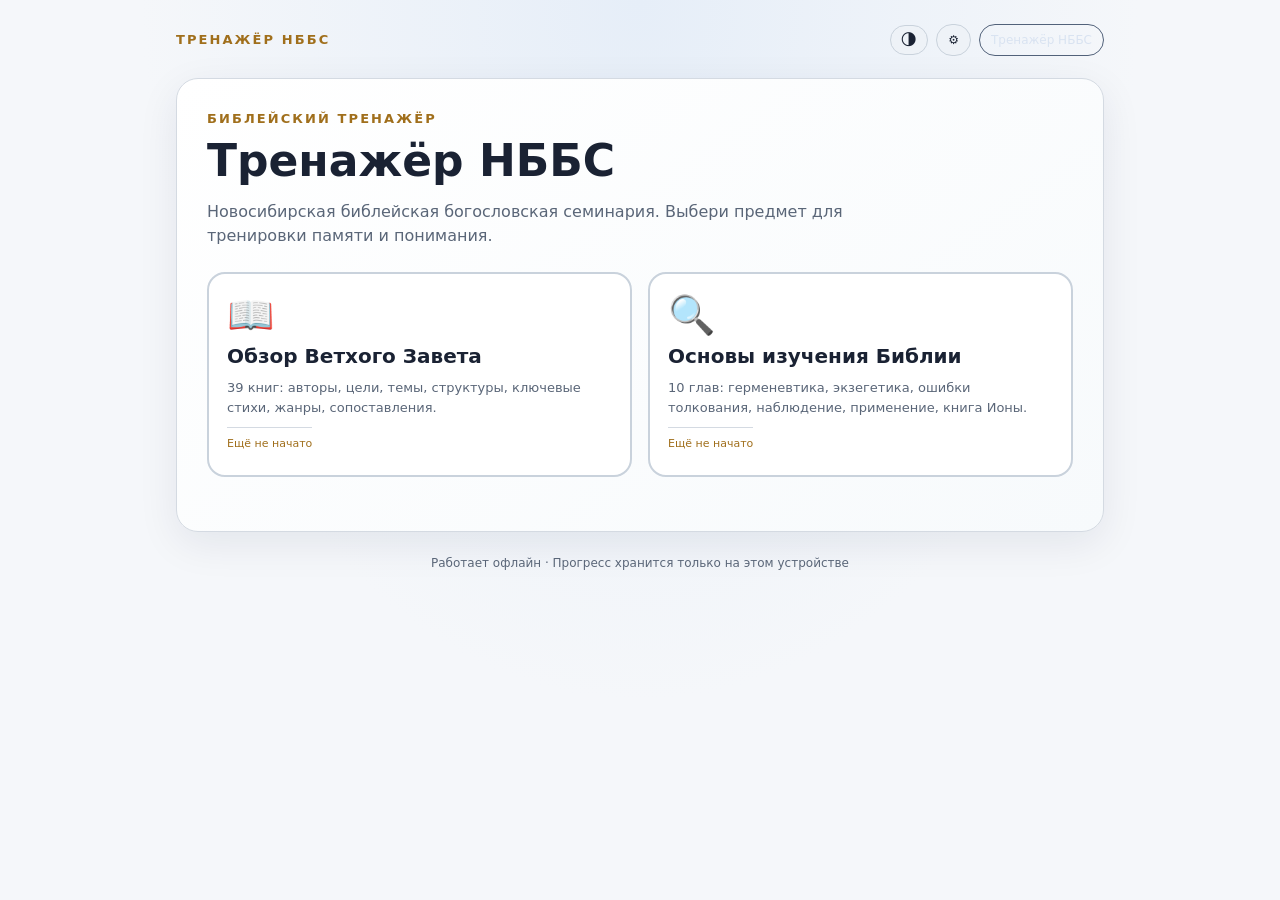
<file: index.html>
<!doctype html>
<html lang="ru">
<head>
  <meta charset="utf-8">
  <meta name="viewport" content="width=device-width,initial-scale=1,viewport-fit=cover">
  <meta name="theme-color" content="#101b2b">
  <title>Тренажёр НББС</title>
  <link rel="manifest" href="manifest.json">
  <meta name="apple-mobile-web-app-capable" content="yes">
  <meta name="apple-mobile-web-app-status-bar-style" content="black-translucent">
  <meta name="apple-mobile-web-app-title" content="НББС">
  <link rel="apple-touch-icon" href="icon.svg">
  <link rel="stylesheet" href="css/styles.css">
</head>
<body>
<div class="wrap">

  <header>
    <div class="brand" id="brandName">Тренажёр НББС</div>
    <div class="header-actions">
      <button id="themeToggle" class="pill pill-btn" title="Сменить тему" aria-label="Сменить тему">🌗</button>
      <button id="settingsBtn" class="pill pill-btn" title="Настройки" aria-label="Настройки">⚙️</button>
      <div id="headerRight"></div>
    </div>
  </header>

  <!-- ЭКРАН ВЫБОРА ПРЕДМЕТА -->
  <section id="subjectSelect" class="card">
    <div class="brand">Библейский тренажёр</div>
    <h1>Тренажёр НББС</h1>
    <p class="sub">Новосибирская библейская богословская семинария. Выбери предмет для тренировки памяти и понимания.</p>
    <div class="subject-grid">
      <button class="subject-card" data-subject="ot">
        <div class="subject-icon">📖</div>
        <div class="subject-name">Обзор Ветхого Завета</div>
        <div class="subject-desc">39 книг: авторы, цели, темы, структуры, ключевые стихи, жанры, сопоставления.</div>
        <div class="subject-stats" id="stats_ot">Загрузка…</div>
      </button>
      <button class="subject-card" data-subject="bs">
        <div class="subject-icon">🔍</div>
        <div class="subject-name">Основы изучения Библии</div>
        <div class="subject-desc">10 глав: герменевтика, экзегетика, ошибки толкования, наблюдение, применение, книга Ионы.</div>
        <div class="subject-stats" id="stats_bs">Загрузка…</div>
      </button>
    </div>
  </section>

  <!-- ИНТРО ПРЕДМЕТА -->
  <section id="intro" class="card hidden">
    <div class="brand" id="introBrand">Библейский тренажёр</div>
    <h1 id="introTitle">Предмет</h1>
    <p class="sub" id="introSub"></p>
    <div class="notice" id="introNotice"></div>

    <h3 style="margin:6px 0 4px">📊 Твой прогресс</h3>
    <div class="progress-panel">
      <div class="stat-box"><div class="num" id="pTotalAns">0</div><div class="lbl">Всего ответов</div></div>
      <div class="stat-box"><div class="num" id="pTotalCor">0</div><div class="lbl">Правильных</div></div>
      <div class="stat-box"><div class="num" id="pAcc">—</div><div class="lbl">Точность</div></div>
      <div class="stat-box"><div class="num" id="pRounds">0</div><div class="lbl">Раундов</div></div>
    </div>
    <div id="progressDetail"></div>
    <div id="historyList"></div>

    <!-- БЛОК ГРАФИКОВ -->
    <h3 style="margin:24px 0 4px">📈 Детальная статистика</h3>
    <div class="stats-grid">
      <div class="stat-card">
        <h4>Активность (последние 20 недель)</h4>
        <div id="heatmapContainer"></div>
      </div>
      <div class="stat-card">
        <h4>Успеваемость по категориям</h4>
        <div id="radarContainer"></div>
      </div>
      <div class="stat-card" style="grid-column: span 2;">
        <h4>Динамика точности (последние 20 раундов)</h4>
        <div id="lineChartContainer"></div>
      </div>
    </div>

    <div class="startrow" style="margin-top:14px"><button class="secondary" id="resetProgress">Сбросить прогресс предмета</button></div>

    <div style="margin-top:26px">
      <label style="font-size:15px;color:var(--text);font-weight:700" id="filterLabel">📚 Выбрать разделы</label>
      <p class="filter-hint" id="filterHint">Не выбрано — вопросы из всего предмета. Выбрано — только из них. <strong id="selectedCount">выбрано: 0 (всё)</strong></p>
      <div class="cat-buttons" id="catButtons"></div>
      <div class="book-filter" id="bookFilter"></div>
      <div>
        <button type="button" class="mini-btn" id="selectAllBooks">Выбрать все</button>
        <button type="button" class="mini-btn" id="clearBooks">Сбросить (всё)</button>
      </div>
    </div>

    <div class="setup-grid" style="margin-top:22px">
      <div><label for="mode">Режим</label><select id="mode"></select></div>
      <div><label for="count">Количество вопросов</label><select id="count">
        <option value="10">10 вопросов</option>
        <option value="20" selected>20 вопросов</option>
        <option value="all">Все доступные</option>
      </select></div>
      <div><label for="order">Порядок</label><select id="order">
        <option value="random">Случайный</option>
        <option value="sequence">По порядку</option>
      </select></div>
      <div style="display:flex;align-items:flex-end">
        <button class="primary" id="start" style="width:100%">Начать игру →</button>
      </div>
    </div>
    <div class="startrow" style="margin-top:8px"><span class="small" id="totalLabel"></span></div>

    <h3 style="margin:28px 0 4px" id="listTitle">Все разделы</h3>
    <p class="small" id="listSub">Прогресс по разделу показан справа.</p>
    <div class="booklist" id="booklist"></div>

    <div class="startrow" style="margin-top:22px"><button class="secondary" id="backToSubject">← Сменить предмет</button></div>
  </section>

  <section id="game" class="card hidden">
    <div class="stats"><span id="progressText"></span><span id="scoreText"></span></div>
    <div class="track"><div class="fill" id="fill"></div></div>
    <div class="meta"><span class="tag" id="bookTag"></span><span class="tag blue" id="categoryTag"></span></div>
    <div class="qnum" id="qnum"></div>
    <h2 class="question" id="question"></h2>
    <div class="answers" id="answers"></div>
    <div id="feedback" class="feedback hidden" aria-live="polite"></div>
    <div class="controls"><button class="secondary" id="quit">Завершить</button><button class="primary" id="next" disabled>Следующий →</button></div>
  </section>

  <section id="result" class="card result hidden">
    <div class="brand">Раунд завершён</div>
    <h1>Результат</h1>
    <div class="score" id="finalScore">0%</div>
    <p id="resultText" class="sub" style="margin:0 auto 18px"></p>
    <div class="startrow" style="justify-content:center">
      <button class="primary" id="again">Сыграть ещё раз</button>
      <button class="secondary" id="home">К настройкам</button>
    </div>
    <div id="missed" style="text-align:left;margin-top:22px"></div>
  </section>

  <footer>Работает офлайн · Прогресс хранится только на этом устройстве</footer>
</div>

<!-- МОДАЛКА НАСТРОЕК -->
<div id="settingsModal" class="modal-backdrop hidden">
  <div class="modal">
    <div class="modal-header">
      <h2>Настройки</h2>
      <button class="modal-close" id="closeSettings">&times;</button>
    </div>
    <div class="modal-body">
      <div class="settings-row">
        <span>Тема оформления</span>
        <select id="settingTheme">
          <option value="auto">Авто</option>
          <option value="light">Светлая</option>
          <option value="dark">Тёмная</option>
        </select>
      </div>
      <div class="settings-row">
        <span>Звуки (верно/неверно)</span>
        <label class="toggle">
          <input type="checkbox" id="settingSound" checked>
          <span class="slider"></span>
        </label>
      </div>
      <div class="settings-row">
        <span>Вибрация</span>
        <label class="toggle">
          <input type="checkbox" id="settingVibration" checked>
          <span class="slider"></span>
        </label>
      </div>
      <div class="settings-row">
        <span>Перемешивать ответы</span>
        <label class="toggle">
          <input type="checkbox" id="settingShuffle" checked>
          <span class="slider"></span>
        </label>
      </div>
      <hr style="border-color: var(--line); margin: 16px 0;">
      <div class="settings-row" style="flex-wrap:wrap;gap:8px">
        <button class="secondary" id="exportProgress">Экспорт прогресса</button>
        <button class="secondary" id="importProgressBtn">Импорт прогресса</button>
        <input type="file" id="importProgressFile" accept=".json" class="hidden">
        <button class="secondary" id="resetProgressModal" style="color:var(--red); border-color:var(--red)">Полный сброс</button>
      </div>
    </div>
  </div>
</div>

<script src="js/data/ot-questions.js"></script>
<script src="js/data/ot-match.js"></script>
<script src="js/data/bs-questions.js"></script>
<script src="js/data/bs-match.js"></script>
<script src="js/data/constants.js"></script>

<script src="js/state.js"></script>
<script src="js/progress.js"></script>
<script src="js/ui.js"></script>
<script src="js/game.js"></script>
<script src="js/app.js"></script>
</body>
</html>
</file>
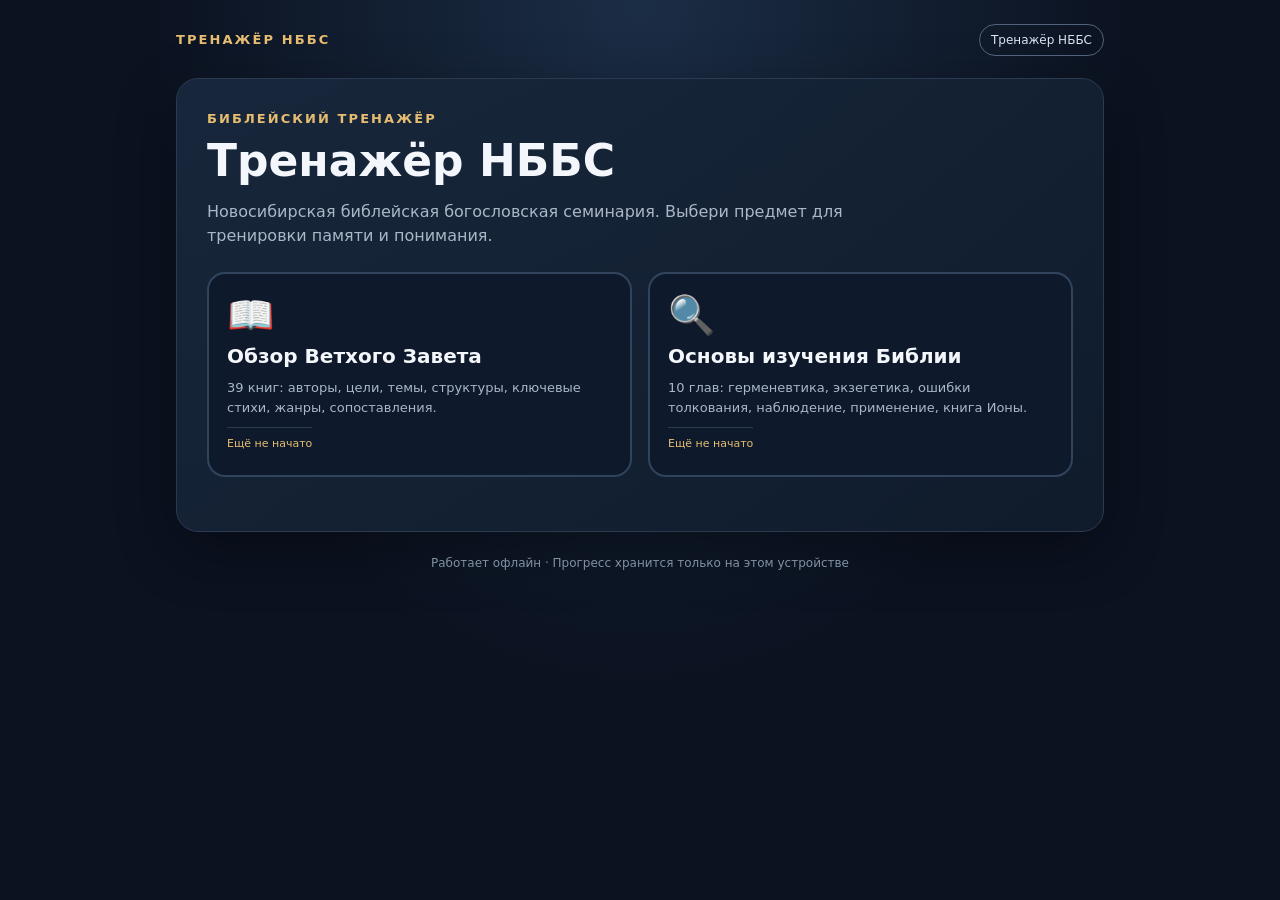
<file: index1.html>
<!doctype html><html lang="ru"><head><meta charset="utf-8"><meta name="viewport" content="width=device-width,initial-scale=1,viewport-fit=cover"><meta name="theme-color" content="#101b2b"><title>Тренажёр НББС</title>
<style>
:root{--bg:#0b1220;--panel:#121e30;--text:#f3f6fb;--muted:#aab7c9;--gold:#e6bd70;--green:#49c58b;--red:#ff7777;--blue:#6fb3ff;--line:#2a3a51}
*{box-sizing:border-box;-webkit-tap-highlight-color:transparent}
html{-webkit-text-size-adjust:100%}
body{margin:0;background:radial-gradient(ellipse at top,#1b2d45 0,#0b1220 55%);color:var(--text);font:16px/1.5 system-ui,-apple-system,Segoe UI,Roboto,Arial,sans-serif;min-height:100vh;overscroll-behavior-y:contain}
.wrap{max-width:960px;margin:auto;padding:24px 16px 50px}
header{display:flex;align-items:center;justify-content:space-between;gap:12px;margin-bottom:22px;flex-wrap:wrap}
.brand{font-size:13px;letter-spacing:.16em;text-transform:uppercase;color:var(--gold);font-weight:800}
h1{font-size:clamp(28px,5vw,44px);line-height:1.08;margin:8px 0}
h2{font-size:clamp(22px,4vw,32px);line-height:1.15;margin:8px 0}
.sub{color:var(--muted);max-width:700px}
.pill{border:1px solid #52627a;border-radius:999px;padding:6px 11px;color:#d9e3f1;font-size:12px;white-space:nowrap}
.pill-btn{cursor:pointer;background:#243750;color:var(--text)}
.pill-btn:hover{border-color:var(--gold)}
.card{background:linear-gradient(145deg,rgba(24,39,60,.97),rgba(16,28,44,.97));border:1px solid var(--line);border-radius:22px;padding:clamp(18px,4vw,30px);box-shadow:0 18px 60px #0005}
.setup-grid{display:grid;grid-template-columns:repeat(2,minmax(0,1fr));gap:14px;margin:22px 0}
label{display:block;color:var(--muted);font-size:13px;margin-bottom:6px}
select{width:100%;background:#0d1828;color:var(--text);border:1px solid var(--line);padding:12px;border-radius:12px;font-size:16px;min-height:48px}
button{font:inherit;cursor:pointer;touch-action:manipulation;user-select:none;-webkit-user-select:none}
.primary,.secondary{border:0;border-radius:13px;padding:13px 18px;font-weight:750;min-height:48px}
.primary{background:var(--gold);color:#172033}.primary:hover{filter:brightness(1.07)}.primary:active{transform:scale(.98)}
.secondary{background:#243750;color:var(--text);border:1px solid #40536c}.secondary:active{transform:scale(.98)}
.startrow{display:flex;gap:10px;flex-wrap:wrap;align-items:center}
.small{font-size:13px;color:var(--muted)}
.stats{display:flex;justify-content:space-between;gap:12px;color:var(--muted);font-size:13px;margin-bottom:10px}
.track{height:7px;background:#29384d;border-radius:20px;overflow:hidden;margin-bottom:24px}
.fill{height:100%;width:0;background:var(--gold);transition:width .25s}
.meta{display:flex;gap:8px;align-items:center;flex-wrap:wrap;margin-bottom:14px}
.tag{font-size:12px;color:var(--gold);background:#473a24;border:1px solid #76603a;padding:4px 9px;border-radius:999px}
.tag.blue{color:var(--blue);background:#1c2d44;border-color:#3c5a80}
.qnum{color:var(--muted);font-size:13px;margin-bottom:8px}
.question{font-size:clamp(21px,3.7vw,29px);font-weight:750;line-height:1.25;margin:0 0 22px}
.answers{display:grid;gap:11px}
.answer{width:100%;text-align:left;display:flex;gap:12px;align-items:flex-start;background:#0e1a2b;border:1px solid #31445d;color:var(--text);border-radius:14px;padding:14px;transition:.15s;min-height:56px;font-size:15px;font-family:inherit}
.answer:hover:not(:disabled){border-color:var(--gold);transform:translateY(-1px)}
.answer:active:not(:disabled){transform:scale(.99)}
.letter{flex:0 0 27px;height:27px;border-radius:8px;background:#263950;display:grid;place-items:center;font-weight:800;color:#dce5f2}
.answer.correct{border-color:var(--green);background:#12372e}.answer.correct .letter{background:var(--green);color:#09251b}
.answer.wrong{border-color:var(--red);background:#3c2028}.answer.wrong .letter{background:var(--red);color:#301018}
.answer:disabled{cursor:default;opacity:1}
.feedback{margin-top:16px;border-radius:14px;padding:14px;background:#0d1828;border:1px solid var(--line);font-size:15px;line-height:1.45}
.feedback.good{border-color:#267b5a}.feedback.bad{border-color:#8a444a}.feedback strong{display:block;margin-bottom:4px}
.controls{display:flex;justify-content:space-between;gap:10px;margin-top:20px;flex-wrap:wrap}
.hidden{display:none!important}.result{text-align:center}.score{font-size:58px;font-weight:850;color:var(--gold);line-height:1.1;margin:12px}
.booklist{display:grid;grid-template-columns:repeat(3,minmax(0,1fr));gap:7px;margin-top:18px}
.book{background:#0e1a2b;border:1px solid var(--line);padding:8px 10px;border-radius:9px;font-size:12px;color:#dbe4ef;display:flex;justify-content:space-between;gap:6px}
.book .bar{font-size:10px;color:var(--muted)}
.notice{border-left:3px solid var(--gold);padding:10px 13px;background:#2b271e;color:#e9dfc9;border-radius:0 10px 10px 0;font-size:13px;margin:18px 0}
.progress-panel{display:grid;grid-template-columns:repeat(4,1fr);gap:10px;margin:16px 0}
.stat-box{background:#0e1a2b;border:1px solid var(--line);border-radius:12px;padding:12px;text-align:center}
.stat-box .num{font-size:22px;font-weight:850;color:var(--gold)}.stat-box .lbl{font-size:11px;color:var(--muted);margin-top:2px}
.chart{display:flex;gap:4px;height:60px;align-items:flex-end;margin-top:10px;padding-bottom:20px}
.chart-bar{flex:1;background:#2a3a51;border-radius:4px 4px 0 0;position:relative;min-height:4px}
.chart-bar .inner{position:absolute;bottom:0;left:0;right:0;background:var(--green);border-radius:4px 4px 0 0}
.chart-bar .lbl{position:absolute;bottom:-18px;left:0;right:0;text-align:center;font-size:10px;color:var(--muted);white-space:nowrap;overflow:hidden;text-overflow:ellipsis}
footer{text-align:center;color:#8190a4;font-size:12px;margin-top:22px}
.history-item{background:#0e1a2b;border:1px solid var(--line);border-radius:10px;padding:10px 12px;margin-bottom:8px;font-size:13px;display:flex;justify-content:space-between;align-items:center}
.history-item .date{color:var(--muted);font-size:11px}
.badge{display:inline-block;background:#1c2d44;color:var(--blue);border:1px solid #3c5a80;border-radius:6px;padding:2px 7px;font-size:11px;margin-left:4px}
.cat-buttons{display:flex;flex-wrap:wrap;gap:6px;margin-bottom:10px}
.cat-btn{background:#1a2a40;border:1.5px solid #31445d;color:var(--text);border-radius:10px;padding:8px 13px;font-size:13px;cursor:pointer;transition:.15s;font-weight:600;min-height:38px;display:flex;align-items:center;gap:6px}
.cat-btn:hover{border-color:var(--gold)}
.cat-btn.partial{border-color:var(--gold);color:var(--gold);background:#2a2a1a}
.cat-btn.selected{background:var(--gold);color:#172033;border-color:var(--gold)}
.cat-btn .cnt{font-size:11px;opacity:.7;font-weight:500}
.book-filter{display:flex;flex-wrap:wrap;gap:6px;max-height:200px;overflow-y:auto;padding:8px;background:#0d1828;border:1px solid var(--line);border-radius:12px;-webkit-overflow-scrolling:touch}
.book-chip{background:#1a2a40;border:1px solid #31445d;color:var(--text);border-radius:999px;padding:8px 14px;font-size:13px;cursor:pointer;transition:.15s;font-weight:500;min-height:38px}
.book-chip:hover{border-color:var(--gold)}
.book-chip.selected{background:var(--gold);color:#172033;border-color:var(--gold);font-weight:800}
.mini-btn{background:#243750;color:var(--text);border:1px solid #40536c;border-radius:8px;padding:8px 14px;font-size:13px;cursor:pointer;margin-right:6px;margin-top:6px;min-height:38px}
.mini-btn:hover{border-color:var(--gold)}
.filter-hint{font-size:12px;color:var(--muted);margin-top:6px}
.filter-hint strong{color:var(--gold)}
.match-wrap{margin-top:8px}
.match-columns{display:grid;grid-template-columns:1fr 1fr;gap:12px}
.match-col{display:flex;flex-direction:column;gap:7px}
.match-col-header{font-size:11px;color:var(--muted);text-transform:uppercase;letter-spacing:.1em;margin-bottom:2px;font-weight:700}
.match-item{background:#0e1a2b;border:1px solid #31445d;color:var(--text);border-radius:10px;padding:12px 14px;text-align:left;cursor:pointer;transition:.15s;font-size:14px;line-height:1.35;font-family:inherit;min-height:48px;user-select:none;-webkit-user-select:none;-webkit-touch-callout:none;touch-action:manipulation}
.match-item:hover:not(.matched){border-color:var(--gold);background:#142238}
.match-item.selected{border-color:var(--gold);background:#2a3a51;box-shadow:0 0 0 2px #e6bd7044}
.match-item.matched{border-color:var(--green);background:#12372e;color:#bfe9d4;cursor:default;opacity:.85}
.match-item.wrong-flash{border-color:var(--red);background:#3c2028;animation:shakeFlash .45s}
@keyframes shakeFlash{0%{transform:translateX(0)}25%{transform:translateX(-4px)}75%{transform:translateX(4px)}100%{transform:translateX(0)}}
.match-progress{margin-top:14px;height:6px;background:#29384d;border-radius:10px;overflow:hidden}
.match-progress-fill{height:100%;background:var(--green);width:0;transition:width .3s}
.match-status{margin-top:6px;font-size:12px;color:var(--muted);text-align:center}
.match-hint{font-size:12px;color:var(--muted);margin-top:10px;text-align:center;font-style:italic}
.match-selection-bar{display:none;background:#2a3a51;border:1px solid var(--gold);border-radius:10px;padding:10px 12px;margin-bottom:10px;font-size:13px;color:var(--gold);line-height:1.35}
.match-selection-bar.active{display:block}
.match-selection-bar strong{color:var(--text);display:block;margin-top:2px}
.subject-grid{display:grid;grid-template-columns:repeat(2,minmax(0,1fr));gap:16px;margin:24px 0}
.subject-card{background:#0e1a2b;border:2px solid #31445d;color:var(--text);border-radius:18px;padding:22px 18px;text-align:left;cursor:pointer;transition:.2s;min-height:180px;display:flex;flex-direction:column;gap:10px;font-family:inherit}
.subject-card:hover{border-color:var(--gold);transform:translateY(-2px);background:#142238}
.subject-card:active{transform:scale(.99)}
.subject-icon{font-size:38px;line-height:1}
.subject-name{font-size:20px;font-weight:800;line-height:1.2}
.subject-desc{font-size:13px;color:var(--muted);flex:1}
.subject-stats{font-size:11px;color:var(--gold);padding-top:8px;border-top:1px solid var(--line)}
@media (max-width:640px){
  body{padding-bottom:120px}
  .wrap{padding:14px 12px 30px}
  header{margin-bottom:14px;gap:8px}
  header .pill{font-size:10px;padding:5px 9px}
  h1{font-size:26px;margin:6px 0}
  .sub{font-size:14px}
  .card{padding:16px 14px;border-radius:16px}
  .notice{font-size:12.5px;padding:9px 11px;margin:12px 0}
  .setup-grid{grid-template-columns:1fr;gap:12px;margin:16px 0}
  .startrow{flex-direction:column;align-items:stretch}
  .startrow .primary{width:100%;min-height:52px;font-size:16px}
  .startrow .small{text-align:center}
  .booklist{grid-template-columns:repeat(2,minmax(0,1fr));gap:6px}
  .book{font-size:11px;padding:7px 8px}
  .progress-panel{grid-template-columns:repeat(2,1fr);gap:8px}
  .stat-box{padding:10px}
  .stat-box .num{font-size:20px}
  .stat-box .lbl{font-size:10px}
  .chart{height:70px}
  .history-item{padding:9px 10px;font-size:12px}
  .controls{position:fixed;bottom:0;left:0;right:0;background:#121e30;border-top:1px solid var(--line);padding:10px 12px;padding-bottom:calc(10px + env(safe-area-inset-bottom,0px));z-index:100;margin:0;gap:8px;box-shadow:0 -8px 24px #000a}
  .controls .primary,.controls .secondary{flex:1;min-height:52px;font-size:15px;padding:12px 8px}
  #game.card{padding:14px 12px 20px}
  .stats{font-size:12px;margin-bottom:8px}
  .track{margin-bottom:16px;height:6px}
  .meta{gap:6px;margin-bottom:10px}
  .tag{font-size:11px;padding:3px 8px}
  .qnum{font-size:11px;margin-bottom:6px;letter-spacing:.05em}
  .question{font-size:19px;line-height:1.3;margin-bottom:16px}
  .answers{gap:9px}
  .answer{padding:13px 12px;font-size:14.5px;min-height:56px;gap:10px}
  .letter{flex:0 0 26px;height:26px;font-size:14px}
  .feedback{padding:12px;font-size:14px;margin-top:12px}
  .match-columns{grid-template-columns:1fr;gap:14px}
  .match-col{gap:8px}
  .match-col-header{font-size:10px;margin-top:4px}
  .match-item{padding:12px 14px;font-size:14px;min-height:52px;line-height:1.4}
  .match-selection-bar{position:sticky;top:0;z-index:10;background:#2a3a51;padding:10px 12px;margin:-4px 0 10px 0;box-shadow:0 4px 14px #0008;border-radius:10px}
  .match-hint{font-size:11.5px;margin-top:12px}
  .result .score{font-size:44px;margin:10px}
  .result .startrow{flex-direction:column;gap:8px}
  .result .startrow .primary,.result .startrow .secondary{width:100%}
  #resetProgress{width:100%}
  .book-filter{max-height:150px}
  .book-chip{font-size:12px;padding:7px 11px}
  .cat-btn{font-size:12px;padding:7px 11px}
  .subject-grid{grid-template-columns:1fr;gap:12px;margin:18px 0}
  .subject-card{padding:18px 16px;min-height:auto}
  .subject-icon{font-size:32px}
  .subject-name{font-size:17px}
}
</style></head><body><div class="wrap">

<header><div class="brand" id="brandName">Тренажёр НББС</div><div id="headerRight"></div></header>

<section id="subjectSelect" class="card">
  <div class="brand">Библейский тренажёр</div>
  <h1>Тренажёр НББС</h1>
  <p class="sub">Новосибирская библейская богословская семинария. Выбери предмет для тренировки памяти и понимания.</p>
  <div class="subject-grid">
    <button class="subject-card" data-subject="ot">
      <div class="subject-icon">📖</div>
      <div class="subject-name">Обзор Ветхого Завета</div>
      <div class="subject-desc">39 книг: авторы, цели, темы, структуры, ключевые стихи, жанры, сопоставления.</div>
      <div class="subject-stats" id="stats_ot">Загрузка…</div>
    </button>
    <button class="subject-card" data-subject="bs">
      <div class="subject-icon">🔍</div>
      <div class="subject-name">Основы изучения Библии</div>
      <div class="subject-desc">10 глав: герменевтика, экзегетика, ошибки толкования, наблюдение, применение, книга Ионы.</div>
      <div class="subject-stats" id="stats_bs">Загрузка…</div>
    </button>
  </div>
</section>

<section id="intro" class="card hidden">
  <div class="brand" id="introBrand">Библейский тренажёр</div>
  <h1 id="introTitle">Предмет</h1>
  <p class="sub" id="introSub"></p>
  <div class="notice" id="introNotice"></div>

  <h3 style="margin:6px 0 4px">📊 Твой прогресс</h3>
  <div class="progress-panel">
    <div class="stat-box"><div class="num" id="pTotalAns">0</div><div class="lbl">Всего ответов</div></div>
    <div class="stat-box"><div class="num" id="pTotalCor">0</div><div class="lbl">Правильных</div></div>
    <div class="stat-box"><div class="num" id="pAcc">—</div><div class="lbl">Точность</div></div>
    <div class="stat-box"><div class="num" id="pRounds">0</div><div class="lbl">Раундов</div></div>
  </div>
  <div id="progressDetail"></div>
  <div id="historyList"></div>
  <div class="startrow" style="margin-top:14px"><button class="secondary" id="resetProgress">Сбросить прогресс</button></div>

  <div style="margin-top:26px">
    <label style="font-size:15px;color:var(--text);font-weight:700" id="filterLabel">📚 Выбрать разделы</label>
    <p class="filter-hint" id="filterHint">Не выбрано — вопросы из всего предмета. Выбрано — только из них. <strong id="selectedCount">выбрано: 0 (всё)</strong></p>
    <div class="cat-buttons" id="catButtons"></div>
    <div class="book-filter" id="bookFilter"></div>
    <div>
      <button type="button" class="mini-btn" id="selectAllBooks">Выбрать все</button>
      <button type="button" class="mini-btn" id="clearBooks">Сбросить (всё)</button>
    </div>
  </div>

  <div class="setup-grid" style="margin-top:22px">
    <div><label for="mode">Режим</label><select id="mode"></select></div>
    <div><label for="count">Количество вопросов</label><select id="count">
      <option value="10">10 вопросов</option>
      <option value="20" selected>20 вопросов</option>
      <option value="all">Все доступные</option>
    </select></div>
    <div><label for="order">Порядок</label><select id="order">
      <option value="random">Случайный</option>
      <option value="sequence">По порядку</option>
    </select></div>
    <div style="display:flex;align-items:flex-end">
      <button class="primary" id="start" style="width:100%">Начать игру →</button>
    </div>
  </div>
  <div class="startrow" style="margin-top:8px"><span class="small" id="totalLabel"></span></div>

  <h3 style="margin:28px 0 4px" id="listTitle">Все разделы</h3>
  <p class="small" id="listSub">Прогресс по разделу показан справа.</p>
  <div class="booklist" id="booklist"></div>

  <div class="startrow" style="margin-top:22px"><button class="secondary" id="backToSubject">← Сменить предмет</button></div>
</section>

<section id="game" class="card hidden">
  <div class="stats"><span id="progressText"></span><span id="scoreText"></span></div>
  <div class="track"><div class="fill" id="fill"></div></div>
  <div class="meta"><span class="tag" id="bookTag"></span><span class="tag blue" id="categoryTag"></span></div>
  <div class="qnum" id="qnum"></div>
  <h2 class="question" id="question"></h2>
  <div class="answers" id="answers"></div>
  <div id="feedback" class="feedback hidden" aria-live="polite"></div>
  <div class="controls"><button class="secondary" id="quit">Завершить</button><button class="primary" id="next" disabled>Следующий →</button></div>
</section>

<section id="result" class="card result hidden">
  <div class="brand">Раунд завершён</div>
  <h1>Результат</h1>
  <div class="score" id="finalScore">0%</div>
  <p id="resultText" class="sub" style="margin:0 auto 18px"></p>
  <div class="startrow" style="justify-content:center"><button class="primary" id="again">Сыграть ещё раз</button><button class="secondary" id="home">К настройкам</button></div>
  <div id="missed" style="text-align:left;margin-top:22px"></div>
</section>

<footer>Работает офлайн · Прогресс хранится только на этом устройстве</footer></div>

<script>
"use strict";

/* ============================================================
   ПРЕДМЕТЫ
   ============================================================ */
const SUBJECTS = {
  ot: { name: "Обзор Ветхого Завета",
        sub: "Проверь, насколько хорошо ты запомнил авторов, цели, главные темы, структуры и особенности книг. Неверные ответы подобраны максимально близко к правде — чтобы приходилось действительно думать.",
        notice: "Источник — презентация «Обзор Ветхого Завета» и «Тестики на пятёрочку». Фильтр книг работает во всех режимах.",
        filterLabel: "📚 Выбрать книги (работает во всех режимах)",
        filterHint: "Не выбрано — вопросы из всех книг. Выбрано — только из них.",
        listTitle: "Все 39 книг Ветхого Завета",
        listSub: "Список охватывает протестантский канон. Прогресс по книге показан справа." },
  bs: { name: "Основы изучения Библии",
        sub: "Герменевтика, экзегетика, принципы толкования, ошибки, наблюдение, применение. Вопросы и сопоставления по всем 10 главам конспекта НББС.",
        notice: "Источник — конспект курса «Основы изучения Библии» (НББС, преподаватель С.Г. Кузнецов). Фильтр по главам работает во всех режимах.",
        filterLabel: "📖 Выбрать главы (работает во всех режимах)",
        filterHint: "Не выбрано — вопросы из всех глав. Выбрано — только из них.",
        listTitle: "Все 10 глав курса",
        listSub: "Прогресс по каждой главе показан справа." }
};

const MODES_OT = [
  {v:"all", l:"Все темы вперемешку"},
  {v:"match", l:"🔗 Сопоставление (только этот тип)"},
  {v:"author", l:"Автор и дата"},
  {v:"goal", l:"Цели книг"},
  {v:"theme", l:"Главные темы"},
  {v:"structure", l:"Структура и жанр"},
  {v:"hard", l:"🔥 Сложные (только дистракторы)"},
  {v:"mixed", l:"Экзамен — 20 вопросов"}
];
const MODES_BS = [
  {v:"all", l:"Все темы вперемешку"},
  {v:"match", l:"🔗 Сопоставление (только этот тип)"},
  {v:"definition", l:"Определения"},
  {v:"example", l:"Примеры и иллюстрации"},
  {v:"theme", l:"Темы и содержание"},
  {v:"keyverse", l:"Ключевые стихи"},
  {v:"hard", l:"🔥 Сложные"},
  {v:"mixed", l:"Экзамен — 20 вопросов"}
];

/* ============================================================
   ВОПРОСЫ ОВЗ
   ============================================================ */
const QUESTIONS_OT = [
{book:"Введение",category:"Введение",q:"Какие две основные причины пренебрежения Ветхим Заветом названы в курсе?",a:["Исторические причины и сложность Ветхого Завета","Богословское несоответствие Новому Завету и отсутствие святоотеческих толкований","Отсутствие современных переводов и гонения на церковь в XX веке","Влияние языческих культур и политические запреты на чтение"],correct:0,why:"Слайд прямо называет две причины: исторические причины пренебрежения и сложность Ветхого Завета."},
{book:"Введение",category:"Введение",q:"Какой процент всей Библии составляет Ветхий Завет?",a:["Около 74% (¾ всей Библии)","Около 60%","Около 80%","Около 90%"],correct:0,why:"В презентации: Ветхий Завет составляет ¾ всей Библии, около 74%."},
{book:"Введение",category:"Канон",q:"Какой собор, по популярному заблуждению, определил границы ветхозаветного канона?",a:["Ямнийский собор 90 г. по Р.Х.","Никейский собор 325 г.","Лаодикийский собор 363 г.","Карфагенский собор 397 г."],correct:0,why:"Кайзер опровергает тезис о том, что Ямнийский собор (90 г.) определил канон."},
{book:"Пятикнижие",category:"Введение",q:"От какого греческого слова происходит термин «Пятикнижие»?",a:["Пентатеухос (πεντάτευχος) — «пять свитков/частей»","Гексапла (ἑξαπλᾶ) — «шестикратное издание»","Тетраграмматон — «четырёхбуквенное имя»","Полиглотта — «многоязычная книга»"],correct:0,why:"Термин пришёл из греч. πεντάτευχος — «книга из пяти частей»."},
{book:"Пятикнижие",category:"Тема",q:"Какие три из пяти центральных тем Пятикнижия названы в презентации?",a:["Бог как учредитель народа, Бог действующий в истории, план спасения","Святость как характер Бога, завет как форма отношений, закон как руководство","Творение как основание, патриархи как начало, исход как кульминация","Бог как Творец, Израиль как избранный народ, земля как наследие"],correct:0,why:"Слайд перечисляет: 1) Бог — учредитель народа; 2) Бог действует в истории; 3) План спасения; 4) Спасение — действие Бога; 5) Святость — характер Бога."},
{book:"Пятикнижие",category:"Структура",q:"Какой документ лежит в основе структуры Второзакония?",a:["Форма договора сюзерена (вассала) — хеттские договоры II тыс. до н.э.","Ассирийские договоры I тыс. до н.э. — с проклятиями и благословениями","Египетские храмовые надписи — с перечислением даров","Вавилонский кодекс Хаммурапи — с казуистическими законами"],correct:0,why:"Структура Второзакония больше соответствует хеттским договорам II тыс. до н.э."},
{book:"Бытие",category:"Цель",q:"Какую первостепенную цель книги Бытие выделяет А. Прокопенко?",a:["Показать историю взаимоотношений Яхве с Израилем, обосновывающую Его единоличную власть","Показать происхождение мира и человека как основание для богословия творения","Объяснить происхождение народов и их расселение после потопа","Дать патриархальный образец веры для последующих поколений"],correct:0,why:"Слайд о цели Бытия называет книгу исторической преамбулой к завету Бога с Израилем."},
{book:"Бытие",category:"Структура",q:"Какие две большие части выделены в структуре Бытия?",a:["Первобытная история (1–11) и патриархальная история (12–50)","История творения (1–2) и история грехопадения (3–11)","История Ноя (6–9) и история Авраама (12–25)","История Иакова (27–36) и история Иосифа (37–50)"],correct:0,why:"Четыре события в главах 1–11 и четыре патриарха в главах 12–50."},
{book:"Бытие",category:"Структура",q:"Какие четыре патриарха выделены в Бытии 12–50?",a:["Авраам (12–24), Исаак (25–26), Иаков (27–36), Иосиф (37–50)","Авраам (12–25), Исаак (26–27), Иаков (28–36), Иосиф (37–50)","Авраам (12–23), Исаак (24–26), Иаков (27–35), Иосиф (36–50)","Авраам (12–25), Исаак (26–28), Иаков (29–36), Иосиф (37–50)"],correct:0,why:"В презентации: Авраам, Исаак, Иаков, Иосиф."},
{book:"Исход",category:"Тема",q:"Какие два основных события описывает книга Исход?",a:["Выход Израиля из Египта и установление союза с Богом","Строительство скинии и установление системы жертвоприношений","Призвание Моисея и десять казней египетских","Дарование закона на Синае и поклонение золотому тельцу"],correct:0,why:"Спасение из Египта и вновь установленный союз Израиля с Богом."},
{book:"Исход",category:"Автор",q:"Кому презентация приписывает авторство Исхода?",a:["Моисею","Моисею и Аарону как соавторам","Моисею с редакцией Иисуса Навина","Моисею с редакцией Ездры"],correct:0,why:"На слайде: автор — Моисей."},
{book:"Исход",category:"Структура",q:"Какова структура книги Исход?",a:["Выход из Египта/избавление (1–18), заключение завета (19–24), строительство скинии (25–40)","Притеснение (1–11), казни (12–15), странствие (16–18), завет (19–40)","Избавление (1–15), завет (16–24), скиния (25–40)","Призвание Моисея (1–6), казни (7–12), исход (13–18), закон (19–40)"],correct:0,why:"Исход: избавление (1–18), закон/завет (19–24), скиния (25–40)."},
{book:"Левит",category:"Тема",q:"Как сформулирована центральная задача книги Левит?",a:["Научить, как поклоняться Богу, живущему среди народа, и как свято жить перед Ним","Установить систему жертвоприношений, священства и законов чистоты","Объяснить, как Израиль должен отличаться от окружающих народов","Показать, как Божье присутствие в скинии освящает весь народ"],correct:0,why:"Слайды подчёркивают Божье присутствие, поклонение и святую жизнь."},
{book:"Левит",category:"Структура",q:"Какова структура книги Левит?",a:["Путь к Богу — жертва (1–17); ежедневная жизнь с Богом — освящение (18–27)","Жертвы (1–7); священство (8–10); чистота (11–15); День искупления (16–17); святость (18–27)","Законы о жертвах (1–10); законы о чистоте (11–15); законы о святости (16–27)","Скиния (1–10); чистота (11–17); освящение (18–27)"],correct:0,why:"Левит: I. Путь к Богу — жертва (1–17). II. Ежедневная жизнь — освящение (18–27)."},
{book:"Числа",category:"Тема",q:"Почему поколение исхода не вошло в Землю Обетованную?",a:["Из-за неверия и непослушания Богу","Из-за отказа Моисея вести народ после разведки","Из-за поражения от амаликитян и хананеев","Из-за ропота и бунта Корея, Дафана и Авирона"],correct:0,why:"Презентация связывает гибель поколения в пустыне с неверностью и непослушанием."},
{book:"Числа",category:"Структура",q:"Какова структура книги Числа (по простому плану)?",a:["Первое поколение погибает в пустыне (1–25); второе поколение готовится войти в Землю (26–36)","Перепись (1–4); законы (5–10); путь от Синая (11–14); странствие (15–25); новое поколение (26–36)","Синай (1–10); пустыня (11–19); равнины Моава (20–36)","Порядок (1–10); беспорядок (11–25); восстановление порядка (26–36)"],correct:0,why:"Простой план: I. Первое поколение погибает в пустыне (1–25). II. Второе готовится войти (26–36)."},
{book:"Второзаконие",category:"Цель",q:"Какова одна из основных целей Второзакония?",a:["Актуализировать закон и завет для нового поколения перед входом в землю","Дать свод законов для жизни в земле обетованной после завоевания","Обновить завет с новым поколением после сорока лет странствия","Подготовить народ к переходу через Иордан под руководством Иисуса Навина"],correct:0,why:"На слайде цели: актуализация закона и призыв верно следовать завету."},
{book:"Второзаконие",category:"Структура",q:"Какова структура Второзакония (по Прокопенко)?",a:["1-я проповедь (прошлое, 1–4); 2-я проповедь (настоящее, 5–26); 3-я проповедь (будущее, 27–30); историческое дополнение (31–34)","Проповедь о прошлом (1–4); проповедь о законе (5–11); свод законов (12–26); благословения и проклятия (27–30); дополнение (31–34)","Введение (1–4); закон (5–26); завет (27–30); песнь Моисея (31–34)","Исторический пролог (1–4); условия завета (5–26); благословения (27–28); обновление (29–30); дополнение (31–34)"],correct:0,why:"Прокопенко: 1) Первая проповедь (1–4); 2) Вторая (5–26); 3) Третья (27–30); 4) Дополнение (31–34)."},
{book:"Иисус Навин",category:"Тема",q:"Какой основной этап истории Израиля описывает книга Иисуса Навина?",a:["Вхождение в землю и её завоевание/разделение","Завоевание земли и установление системы судей","Переход через Иордан и обновление завета в Сихеме","Распределение земли между коленами и служение в скинии"],correct:0,why:"Разделы книги посвящены завоеванию земли и её распределению."},
{book:"Судьи",category:"Тема",q:"Какая повторяющаяся характеристика эпохи Судей подчёркивается в презентации?",a:["Каждый делал то, что ему казалось справедливым","Народ постоянно впадал в идолопоклонство и был наказываем","Судьи были временными лидерами, поставленными Богом","Израиль не смог полностью изгнать хананеев из земли"],correct:0,why:"Формула из Суд. 21:25 используется при описании исторического фона."},
{book:"Судьи",category:"Тема",q:"Сколько примерно лет длился период Судей?",a:["Около 390 лет","Около 300 лет","Около 450 лет","Около 500 лет"],correct:0,why:"Правление судей около 390 лет."},
{book:"Судьи",category:"Тема",q:"Какой цикл повторяется в книге Судей?",a:["Грех → угнетение → вопль → избавление → новый грех","Отступничество → наказание → покаяние → мир → новое отступничество","Идолопоклонство → плен → возвращение → реформа → новое идолопоклонство","Неверность → суд → плач → прощение → восстановление завета"],correct:0,why:"Цикл: израильтяне грешили → Бог наказывал → взывали → Бог посылал судей."},
{book:"Руфь",category:"Тема",q:"Какое еврейское понятие названо ключевым для книги Руфь?",a:["Хэсэд — заветная, жертвенная любовь и верность","Геула — родственное искупление и выкуп","Эмуна — вера и верность Богу","Шалом — мир и целостность отношений"],correct:0,why:"Хэсэд встречается трижды и является ключевым."},
{book:"1–2 Царств",category:"Тема",q:"Какой исторический переход связан с книгами Царств?",a:["Переход от судей к монархии: Саул, Давид и становление царской власти","Переход от теократии к монархии и упадок судейского правления","Переход от скинии к храму и централизация богослужения","Переход от эпохи завоевания к эпохе судей и пророков"],correct:0,why:"Материал о ранней монархии связан с падением Саула и возвышением Давида."},
{book:"1–2 Царств",category:"Тема",q:"Какой временной промежуток охватывают книги 1–2 Царств?",a:["1043–586 гг. до н.э.","1050–931 гг. до н.э.","1043–722 гг. до н.э.","1020–586 гг. до н.э."],correct:0,why:"Монархия 1043–586 гг. до н.э."},
{book:"3–4 Царств",category:"Тема",q:"Что такое «богословие воздаяния» в книгах Царств?",a:["Послушание Божьим заповедям приносит благословение, а непослушание — неудачу","Бог воздаёт каждому по его социальному статусу и положению в обществе","Бог воздаёт только в загробной жизни, а земная жизнь не связана с послушанием","Воздаяние относится только к языческим народам, а не к Израилю"],correct:0,why:"Автор оценивает каждого царя по верности: послушание → благословение, непослушание → неудача."},
{book:"3–4 Царств",category:"История",q:"Назовите два катастрофических события для государственности Израиля.",a:["Падение Самарии (722 г. до н.э.) и падение Иерусалима (586 г. до н.э.)","Падение Ниневии (612) и битва при Кархемише (605)","Разрушение Силома (1050) и падение Самарии (722)","Битва при Мегиддо (609) и падение Иерусалима (586)"],correct:0,why:"Северное царство — Самария 722, Южное — Иерусалим 586."},
{book:"Ездра",category:"Цель",q:"Какой центральный акцент связан с книгой Ездры?",a:["Возвращение из плена и восстановление общины, включая храм и жизнь по Закону","Возвращение из плена и восстановление стен Иерусалима","Восстановление храма и реформы священства при Зоровавеле","Возрождение народа через публичное чтение закона Ездрой"],correct:0,why:"Раздел Ездры и Неемии посвящён возвращению и восстановлению."},
{book:"Ездра",category:"История",q:"В каком году был указ Кира, разрешивший возвращение иудеев?",a:["538 г. до н.э.","586 г. до н.э.","516 г. до н.э.","445 г. до н.э."],correct:0,why:"Указ Кира — около 538 г. до н.э."},
{book:"Неемия",category:"Тема",q:"Какое дело связано с Неемией?",a:["Восстановление стен Иерусалима и упорядочение жизни общины","Восстановление храма и реформы священства","Возрождение народа через публичное чтение закона","Организация возвращения из Вавилона и перепись народа"],correct:0,why:"Центрально — восстановление Иерусалима."},
{book:"Есфирь",category:"Тема",q:"Какой необычной особенностью книги Есфирь задаётся вопрос?",a:["В книге не упоминается имя Бога","В ней нет ни одного женского персонажа","Она написана стихами целиком","В ней описан исход из Египта"],correct:0,why:"Вопрос о причинах отсутствия имени Бога включён в итоговый тест."},
{book:"Есфирь",category:"Цель",q:"Какой исторический праздник связан с книгой Есфирь?",a:["Пурим","Пасха","Пятидесятница","Праздник Кущей"],correct:0,why:"Чтение Есфири на праздник Пурим."},
{book:"Иов",category:"Тема",q:"Какой основной вопрос рассматривает книга Иов?",a:["Страдание праведника и вопрос о Божьей справедливости (теодицея)","Проблема воздаяния и благословения праведников в земной жизни","Вопрос о природе зла и его месте в Божьем творении","Проблема невинных страданий и молчания Бога в кризисные моменты"],correct:0,why:"Иов рассматривает проблему страдания и связанные богословские вопросы."},
{book:"Псалтирь",category:"Автор",q:"Кто назван главным автором Псалтири?",a:["Давид — 73 из 150 псалмов","Давид — 60 из 150 псалмов","Давид — 80 из 150 псалмов","Давид — 50 из 150 псалмов"],correct:0,why:"Давид — 73 псалма; Асаф — 12, сыны Кореевы — 10, Соломон — 2, Моисей — 1, анонимные — 48."},
{book:"Псалтирь",category:"Структура",q:"На сколько книг делится Псалтирь и почему?",a:["На пять книг — по аналогии с Пятикнижием","На три книги — по числу главных авторов","На четыре книги — по числу этапов собирания","На две книги — до плена и после плена"],correct:0,why:"Пять книг: 1–40, 41–71, 72–88, 89–105, 106–150."},
{book:"Псалтирь",category:"Жанр",q:"Какой жанр псалмов самый распространённый (более 60)?",a:["Плач/мольба","Хвала","Благодарение","Царские"],correct:0,why:"Плач/мольба — самый распространённый тип."},
{book:"Притчи",category:"Жанр",q:"Какую ошибку часто совершают в отношении книги Притчей?",a:["Считают притчи безусловными обещаниями или повелениями, а не общими принципами","Считают их только поэзией без практического смысла","Приписывают их Моисею как часть Пятикнижия","Читают их только на греческом, игнорируя еврейский текст"],correct:0,why:"Притчи — не обещания и не повеления, а общие жизненные принципы."},
{book:"Песнь песней",category:"Тема",q:"Кто названы главными действующими лицами Песни песней?",a:["Возлюбленная Суламита и возлюбленный Соломон","Суламита и пастух, за которого она выходит замуж","Соломон и дочь фараона, его первая жена","Соломон и царица Савская, пришедшая испытать его"],correct:0,why:"Действующие лица — Суламита и Соломон."},
{book:"Екклесиаст",category:"Цель",q:"К какому итоговому выводу призывает Екклесиаст в ключевом тексте?",a:["Бояться Бога и соблюдать Его заповеди","Искать мудрость и наслаждаться жизнью как даром Божьим","Помнить о смерти и готовиться к суду Божьему","Отказаться от земных удовольствий ради вечности"],correct:0,why:"Еккл. 12:13–14: бойся Бога и заповеди Его соблюдай."},
{book:"Исаия",category:"Тема",q:"Какой крупный тематический акцент характерен для книги Исаии?",a:["Святость Бога, суд и надежда спасения","Остаток, всевластие Бога и грядущий Мессия","Суд над народами, утешение Израиля и Новый Иерусалим","Обличение формальной религии, социальной несправедливости и призыв к покаянию"],correct:0,why:"Исаия: святость, суд, спасение."},
{book:"Исаия",category:"Структура",q:"Какова структура книги Исаии?",a:["Божье наказание (1–39); Божье утешение (40–66)","Суд (1–35); исторический обзор (36–39); утешение (40–55); завершение (56–66)","Пророчества о Иудее и народах (1–39); утешение в плену (40–55); будущая слава (56–66)","Обличение (1–12); суд над народами (13–27); бедствия (28–35); Езекия (36–39); утешение (40–66)"],correct:0,why:"Исаия: I. Наказание (1–39); II. Утешение (40–66)."},
{book:"Иеремия",category:"Тема",q:"Какая тема проходит через книгу Иеремии?",a:["Божий суд над Иудеей и обещание Нового завета","Суд над Иерусалимом и надежда на восстановление после плена","Обличение социальной несправедливости и призыв к покаянию","Страдания пророка и его конфликт с лжепророками"],correct:0,why:"Слайд связывает суд над Иудеей с обещанием Нового завета (Иер. 31)."},
{book:"Плач Иеремии",category:"Тема",q:"Какой ключевой стих назван в Плаче Иеремии?",a:["Плач 3:22–23 — «Велика Твоя верность»","Плач 1:1 — «Как одиноко сидит город…»","Плач 5:21 — «Обрати нас к Себе, Господи…»","Плач 2:1 — «Как помрачил Господь во гневе Своём…»"],correct:0,why:"Плач 3:22–23 — краткая экспозиция всей книги."},
{book:"Иезекииль",category:"Адресат",q:"К кому обращается Иезекииль?",a:["К изгнанникам в Вавилонии","К израильтянам в Египте","К жителям Ниневии","К поколению, готовившемуся войти в Ханаан"],correct:0,why:"Обращение к изгнанникам в Вавилонии."},
{book:"Даниил",category:"Жанр",q:"В каком жанре написана книга Даниила?",a:["Апокалиптическая литература с элементами биографического повествования","Только историческая хроника","Только поэзия","Только юридический кодекс"],correct:0,why:"1–6 — биографическое повествование, 7–12 — пророчества."},
{book:"Осия",category:"Тема",q:"Какую метафору использует книга Осии?",a:["Метафору брака","Метафору строительства города","Метафору морского путешествия","Метафору царского суда"],correct:0,why:"В целях книги прямо указана личная метафора брака."},
{book:"Иоиль",category:"Тема",q:"Какая концепция названа главной темой книги Иоиля?",a:["День Господень","Завет с Давидом","Мудрость царя Соломона","Исход из Египта"],correct:0,why:"Центральная концепция — День Господень."},
{book:"Амос",category:"Тема",q:"Какую проблему в Израиле выделяет презентация как ключевую тему Амоса?",a:["Социальную несправедливость","Недостаток военных колесниц","Отсутствие царской династии Давида","Строительство второго храма"],correct:0,why:"Слайд ключевых тем: «несправедливость в Израиле»."},
{book:"Авдий",category:"Адресат",q:"Кто является основным адресатом книги Авдия?",a:["Едом","Египет","Вавилон","Ниневия"],correct:0,why:"Основной адресат — Едом."},
{book:"Иона",category:"Тема",q:"Какая главная тема книги Ионы?",a:["Спасение язычников и Божья милость к ним","Суд над Едомом","Строительство храма","Падение Иерусалима"],correct:0,why:"Божья милость к Ниневии и спасение язычников."},
{book:"Михей",category:"Цель",q:"Как Мих. 6:8 формулирует, чего Бог ожидает от человека?",a:["Действовать справедливо, любить милосердие и смиренно ходить перед Богом","Приносить больше животных в жертву","Строить укреплённые города","Искать союза с сильными империями"],correct:0,why:"Мих. 6:8 прямо сформулирован в презентации."},
{book:"Наум",category:"Тема",q:"Какова главная тема книги Наума?",a:["Суд над Ассирией и Ниневией","Восстановление стен Иерусалима","Мудрость семейной жизни","Исход Израиля из Египта"],correct:0,why:"Суд над Ассирией/Ниневией — центральная тема."},
{book:"Наум",category:"История",q:"В каком году, согласно презентации, пала Ниневия?",a:["В 612 году до н. э.","В 586 году до н. э.","В 515 году до н. э.","В 722 году до н. э."],correct:0,why:"Падение Ниневии — 612 г. до н.э."},
{book:"Аввакум",category:"Ключевой стих",q:"Какая фраза названа ключевой для книги Аввакума?",a:["Праведный верою жив будет","Бойся Бога и заповеди Его соблюдай","Я Господь, целитель твой","Господь — Пастырь мой"],correct:0,why:"Авв. 2:4: «Праведный верою жив будет»."},
{book:"Софония",category:"Тема",q:"Какая главная тема книги Софонии?",a:["Будущий всемирный суд — День Господень","Премудрость и семейная жизнь","Возвращение из Египта","Строительство стен Иерусалима"],correct:0,why:"День Господень и глобальный суд над народами."},
{book:"Аггей",category:"Тема",q:"Какую практическую задачу ставит перед народом книга Аггея?",a:["Возобновить строительство храма и правильно расставить приоритеты","Построить ковчег","Завоевать Ниневию","Перенести столицу в Египет"],correct:0,why:"Призыв к сооружению храма и неправильные приоритеты."},
{book:"Аггей",category:"Исторический фон",q:"В каком году Аггей начал пророчествовать?",a:["Около 520 года до н. э.","Около 1406 года до н. э.","Около 586 года до н. э.","Около 612 года до н. э."],correct:0,why:"520 г. до Р.Х."},
{book:"Захария",category:"Цель",q:"Какова общая цель первых восьми глав Захарии?",a:["Уверить поколение, что Бог исполнит прежние обетования и восстановит утраченное","Объяснить исход из Египта","Осудить царствование Соломона","Описать страдания Иова"],correct:0,why:"Восемь видений — обещание восстановления после 586 г. до н.э."},
{book:"Малахия",category:"Цель",q:"Какую главную задачу ставит книга Малахии?",a:["Вернуть народ к заветной верности и благоговейному поклонению Богу","Призвать к завоеванию Ханаана","Научить строительству скинии","Описать разделение царства"],correct:0,why:"Цели: любовь, верность завету, восстановление поклонения."}
];

const MATCH_OT = [
{type:"match",books:["Бытие","Исход","Левит","Числа","Второзаконие"],q:"Сопоставьте книги Пятикнижия с их главными идеями",leftLabel:"Книга",rightLabel:"Главная идея",
 pairs:[{left:"Бытие",right:"Происхождение мира и народа Божьего"},{left:"Исход",right:"Спасение из рабства и заключение завета"},{left:"Левит",right:"Святость и правильное поклонение"},{left:"Числа",right:"Странствие в пустыне и неверие поколения"},{left:"Второзаконие",right:"Обновление завета перед входом в землю"}],why:"Бытие — происхождение; Исход — спасение и завет; Левит — святость; Числа — странствие; Второзаконие — обновление завета."},
{type:"match",books:["Иисус Навин","Судьи","Руфь","1 Царств","2 Царств","3 Царств","4 Царств","Ездра","Неемия"],q:"Сопоставьте исторические книги с их ключевыми персонажами",leftLabel:"Книга",rightLabel:"Ключевые лица",
 pairs:[{left:"Иисус Навин",right:"Иисус Навин и Раав"},{left:"Судьи",right:"Гедеон, Девора, Самсон"},{left:"Руфь",right:"Руфь и Вооз"},{left:"1–2 Царств",right:"Саул, Давид, Самуил"},{left:"3–4 Царств",right:"Соломон, Илия, Елисей"},{left:"Ездра–Неемия",right:"Зоровавель, Ездра, Неемия"}],why:"Исторические книги с ключевыми лицами."},
{type:"match",books:["Осия","Иоиль","Амос","Авдий","Иона","Михей"],q:"Сопоставьте малых пророков с их главными темами",leftLabel:"Пророк",rightLabel:"Главная тема",
 pairs:[{left:"Осия",right:"Неверность Израиля и верная любовь Бога"},{left:"Иоиль",right:"День Господень и излияние Духа"},{left:"Амос",right:"Социальная несправедливость и суд"},{left:"Авдий",right:"Суд над Едомом за предательство"},{left:"Иона",right:"Милость Божья к язычникам"},{left:"Михей",right:"Справедливость, милосердие и смиренномудрие"}],why:"Малые пророки и темы."},
{type:"match",books:["Авдий","Иона","Михей","Софония","Аггей","Захария","Малахия"],q:"Сопоставьте имена пророков с их значениями",leftLabel:"Имя пророка",rightLabel:"Значение имени",
 pairs:[{left:"Авдий",right:"«Раб Яхве»"},{left:"Иона",right:"«Голубь»"},{left:"Михей",right:"«Кто как Яхве?»"},{left:"Софония",right:"«Яхве сокрыл/сохранил»"},{left:"Аггей",right:"От слова «хаг» — «праздник»"},{left:"Захария",right:"«Яхве вспомнил»"},{left:"Малахия",right:"«Мой вестник»"}],why:"Значения имён прямо указаны на слайдах."},
{type:"match",books:["4 Царств","Иеремия","Ездра","Неемия","Аггей","Наум","Софония"],q:"Сопоставьте события с их датами",leftLabel:"Событие",rightLabel:"Дата",
 pairs:[{left:"Падение Самарии",right:"722 г. до н.э."},{left:"Падение Иерусалима",right:"586 г. до н.э."},{left:"Указ Кира о возвращении",right:"538 г. до н.э."},{left:"Завершение второго храма",right:"516 г. до н.э."},{left:"Возвращение Ездры",right:"458 г. до н.э."},{left:"Прибытие Неемии",right:"445 г. до н.э."},{left:"Падение Ниневии",right:"612 г. до н.э."}],why:"Ключевые даты ветхозаветной истории."},
{type:"match",books:["Псалтирь","Притчи","Иов","Песнь песней","Екклесиаст","Плач Иеремии","Даниил"],q:"Сопоставьте книги с их жанрами",leftLabel:"Книга",rightLabel:"Жанр",
 pairs:[{left:"Псалтирь",right:"Поэзия и молитвы"},{left:"Притчи",right:"Наставления мудрости"},{left:"Иов",right:"Судебная драма / литература премудрости"},{left:"Песнь песней",right:"Любовная поэзия"},{left:"Екклесиаст",right:"Философская литература мудрости"},{left:"Плач Иеремии",right:"Плач (кина)"},{left:"Даниил",right:"Апокалиптическая литература"}],why:"Книги и их жанры."}
];

/* ============================================================
   ВОПРОСЫ ОСНОВЫ ИЗУЧЕНИЯ БИБЛИИ
   ============================================================ */
const QUESTIONS_BS = [
{book:"Глава 1",category:"Тема",q:"Какие четыре мотива изучения Библии названы в курсе?",a:["Познавать истину, познавать Бога, возрастать в Боге, противостоять лжеучителям","Познавать истину, исполнять закон, соблюдать субботу, учить других","Познавать Бога, обрести здоровье, обрести богатство, помогать ближним","Понимать пророчества, крестить, причащаться, свидетельствовать"],correct:0,why:"Слайд 1.4: познавать истину, познавать Бога, возрастать в Боге, противостоять лжеучителям."},
{book:"Глава 1",category:"Ключевой стих",q:"Какой стих приведён как ключевой для мотива «познавать истину»?",a:["Ин. 17:17 — «Слово Твоё есть истина»","Ин. 14:6 — «Я есмь путь и истина и жизнь»","Пс. 118:105 — «Слово Твоё — светильник ноге моей»","2 Тим. 3:16 — «Всё Писание богодухновенно»"],correct:0,why:"Ключевой стих мотива «познавать истину» — Ин. 17:17."},
{book:"Глава 1",category:"Определение",q:"Что такое верность согласно курсу?",a:["Постоянство в исполнении принятого на себя дела","Отсутствие ошибок в учении и жизни","Готовность отказаться от себя ради ближнего","Способность переносить трудности без ропота"],correct:0,why:"Определение верности: постоянство в исполнении принятого на себя дела."},
{book:"Глава 1",category:"Пример",q:"Кто приведён как библейский пример верности в доме Божьем?",a:["Моисей","Авраам","Иосиф","Давид"],correct:0,why:"Моисей верный во всём доме Божьем (Чис. 12:7; Евр. 3:2, 5)."},
{book:"Глава 1",category:"Тема",q:"Что, по 2 Пет. 1:3–11, связано с познанием Бога?",a:["Освобождение от растления мира и возрастание в добродетели, рассудительности, воздержании, терпении, благочестии, братолюбии, любви","Получение дара исцеления и чудотворения","Обретение церковной должности и авторитета","Обретение финансового благополучия"],correct:0,why:"2 Пет. 1:3–11 связывает познание с освобождением от растления и возрастанием в добродетелях."},
{book:"Глава 1",category:"Пример",q:"Что такое «Free Grace», против чего предостерегает курс?",a:["Учение, сводящее спасительную веру к интеллектуальному согласию без покаяния, исповедания, крещения, церковной жизни и нравственной перемены","Учение о спасении по делам закона","Правильное понимание благодати в посланиях Павла","Учение о всеобщем спасении"],correct:0,why:"Free Grace — лжеучение, против которого нужно защищать людей."},
{book:"Глава 1",category:"Тема",q:"Какая цель у мотива «противостоять лжеучителям»?",a:["Защищать людей от искажения истины и самим не поддаваться убедительным рассуждениям","Проверять, кто прав в спорах о духовных дарах","Бороться с инакомыслящими через отлучение","Учить только избранных верующих"],correct:0,why:"Ответственность — защищать людей от искажения истины и самим не подменять её."},
{book:"Глава 1",category:"Пример",q:"Что из перечисленного НЕ гарантирует верности действий?",a:["Искренность человека","Знание текста","Духовное возрождение","Молитва"],correct:0,why:"В рассказе Дона Карсона отец сгребал листья, а сын разбрасывал собранные кучи, считая себя помощником — искренность не гарантирует правильности."},
{book:"Глава 2",category:"Определение",q:"Что такое графическая (письменная) богодухновенность?",a:["Действие, при котором часть особого откровения Бога была переведена в постоянную письменную форму через сверхъестественное участие Святого Духа — как идеи, так и конкретные слова","Действие, при котором автор записывал текст под диктовку без участия своего разума","Озарение человеческого разума для понимания истины","Усиление обычных способностей автора без особого руководства"],correct:0,why:"Определение Ходжеса: Дух руководил мыслями и словами, сохраняя особенности авторов."},
{book:"Глава 2",category:"Тема",q:"На что распространяется богодухновенность?",a:["На мысли и конкретные слова оригинальных рукописей","Только на мысли авторов, слова выбирали сами","На все существующие переводы и копии","Только на вероучительные отрывки"],correct:0,why:"Богодухновенность относится и к мыслям, и к конкретным словам оригинала."},
{book:"Глава 2",category:"Тема",q:"Какая теория богодухновенности правильная?",a:["Вербальная","Динамическая","Теория просветления","Теория интуиции"],correct:0,why:"Принимаем вербальную теорию: руководство Духа распространяется и на слова."},
{book:"Глава 2",category:"Тема",q:"Какие пять свойств Писания разобраны в курсе?",a:["Богодухновенность, каноничность, непогрешимость, авторитетность, ясность","Богодухновенность, безошибочность, святость, единство, простота","Авторитетность, святость, каноничность, единство, достаточность","Богодухновенность, каноничность, единство, достаточность, красота"],correct:0,why:"Пять свойств: богодухновенность, каноничность, непогрешимость, авторитетность, ясность."},
{book:"Глава 2",category:"Определение",q:"Что такое каноничность?",a:["Истинные границы Божьего особого откровения, включающие 66 книг, к которым больше нечего добавить и убавить","Список книг, который церковь имеет право дополнять новыми откровениями","Собрание книг, признанных святыми отцами выше Писания","39 книг Ветхого и 27 книг Нового Завета, равные по авторитету преданию"],correct:0,why:"Канон — 66 книг, к которым нечего добавить и убавить."},
{book:"Глава 2",category:"Определение",q:"Что такое непогрешимость?",a:["Писание в первоначальной рукописи не содержит ошибок; всё сказанное в Библии по той или иной теме является истиной","Переводы Писания безошибочны во всех изданиях","Писание содержит истину только по вопросам спасения","Все толкования Писания безошибочны"],correct:0,why:"Непогрешимость — отсутствие ошибок в оригинальных рукописях."},
{book:"Глава 2",category:"Определение",q:"Что такое авторитетность Писания?",a:["Все слова Писания — слова Бога; неверие или неповиновение этим словам означает неверие в Бога или неповиновение Ему","Писание — главный авторитет, но его можно дополнить преданием и постановлениями пап","Писание — авторитет в вопросах веры, наука — в вопросах природы","Писание авторитетно, только если правильно истолковано церковью"],correct:0,why:"Авторитетность — Писание есть единственный верный абсолютный авторитет в жизни человека."},
{book:"Глава 2",category:"Определение",q:"Что такое ясность Писания?",a:["Смысл Писания выражен и передан так, чтобы это было понятно последующим читателям","Писание понятно только специалистам со знанием языков","Писание понятно только после особого откровения Духа","Писание ясно в вопросах спасения, но не в остальном"],correct:0,why:"Ясность — Писание понятно последующим читателям."},
{book:"Глава 2",category:"Тема",q:"Что относится к личности толкователя (5 элементов)?",a:["Возрождение, святость, желание, дисциплина, молитва","Образование, знание языков, степень, авторитет, опыт","Ум, память, интуиция, красноречие, харизма","Возраст, пол, национальность, культура, опыт"],correct:0,why:"Возрождение, святость, желание, дисциплина, молитва."},
{book:"Глава 2",category:"Определение",q:"Что такое святость согласно курсу?",a:["Отделённость для Бога","Отсутствие греха в поступках","Соблюдение религиозных обрядов","Отказ от земных благ"],correct:0,why:"Святость — отделённость для Бога; главное свойство Бога — несравненность и непостижимость."},
{book:"Глава 3",category:"Определение",q:"Что такое рационализм как ошибка толкования?",a:["Ошибка, основанная на вере в абсолютный авторитет человеческого разума, отвергающая Божье всемогущество","Ошибка, основанная на преувеличенной роли человеческих чувств","Ошибка, пренебрегающая наличием образной речи","Ошибка, основанная на заранее определённой системе"],correct:0,why:"Рационализм — абсолютный авторитет разума, отвергающий Божье всемогущество."},
{book:"Глава 3",category:"Пример",q:"Что является примером рационализма?",a:["Объяснение перехода через море отливом или мелководьем","Поиск духовного смысла в каждой детали рассказа о Каине","Толкование текста в свете заранее принятого богословия","Построение доктрины на одном стихе без контекста"],correct:0,why:"Переход через море объясняют отливом, хотя текст говорит о воде, стоящей стеной."},
{book:"Глава 3",category:"Определение",q:"Что такое мистицизм?",a:["Ошибка, основанная на преувеличенной роли человеческих чувств","Ошибка, основанная на разуме","Ошибка, пренебрегающая образной речью","Ошибка, отрицающая объективную истину"],correct:0,why:"Мистицизм — преувеличенная роль чувств, внутренних голосов, снов."},
{book:"Глава 3",category:"Определение",q:"Что такое буквализм?",a:["Ошибка, пренебрегающая наличием образной речи в Писании","Толкование текста в его прямом смысле","Толкование, при котором буквальный смысл отрицается","Толкование с учётом исторического контекста"],correct:0,why:"Буквализм игнорирует образную речь."},
{book:"Глава 3",category:"Определение",q:"Что такое аллегоризм?",a:["Ошибка, при которой ищется более глубокий «духовный смысл» текста, пренебрегая историко-грамматическим контекстом","Ошибка, при которой используется только буквальный смысл","Правильное понимание притчи","Толкование видений с учётом их формы"],correct:0,why:"Аллегоризм навязывает тексту символический смысл без основания."},
{book:"Глава 3",category:"Определение",q:"Что такое догматизм?",a:["Ошибка, основанная на заранее определённой богословской системе","Ошибка, при которой текст толкуется без богословской системы","Правильное использование систематического богословия","Ошибка, при которой разные отрывки цитируются без контекста"],correct:0,why:"Догматизм подгоняет текст под систему."},
{book:"Глава 3",category:"Определение",q:"Что такое «цитирование» как ошибка толкования?",a:["Ошибка, при которой разные отрывки цитируются без учёта их контекста для подтверждения уже готовой идеи","Использование перекрёстных ссылок для исследования","Правильное подтверждение идеи несколькими стихами в их контексте","Ошибка, при которой текст подгоняется под систему"],correct:0,why:"Цитирование — «благочестивый пулемёт» — стихи без учёта контекста."},
{book:"Глава 3",category:"Определение",q:"Что такое контекстуализация как ошибка?",a:["Ошибка, основанная на преувеличенном влиянии культуры, в которой находится толкователь","Правильное применение текста к современной культуре","Ошибка, при которой разные отрывки цитируются вне контекста","Использование культурного фона для понимания текста"],correct:0,why:"Контекстуализация в этой классификации — подчинение Писания современной культуре."},
{book:"Глава 3",category:"Определение",q:"Что такое интеграция как ошибка?",a:["Ошибка, пытающаяся согласовать учение Писания с наукой, психологией и философией","Правильное использование научных данных для иллюстрации","Использование философии для понимания Писания","Ошибка, при которой Писание отрывается от реальности"],correct:0,why:"Интеграция — подчинение Писания внешним системам."},
{book:"Глава 3",category:"Определение",q:"Что такое постмодернизм как ошибка?",a:["Ошибка, отрицающая существование объективной истины, применимой ко всем людям во все времена","Ошибка, при которой истина проверяется только разумом","Философское течение, признающее объективную истину","Ошибка, связанная с преувеличением культуры"],correct:0,why:"Постмодернизм отрицает объективную истину."},
{book:"Глава 3",category:"Пример",q:"Какое учение о Боге приписывают мормонам в курсе как пример буквализма?",a:["Бог имеет человеческое тело","Бог есть дух","Бог не имеет частей","Бог вездесущ"],correct:0,why:"Мормоны понимают упоминания частей тела Бога буквально; но Бог есть дух (Ин. 4:24)."},
{book:"Глава 3",category:"Пример",q:"Какое толкование истории об одержимом и свиньях (Лк. 8) приводит автор как пример собственной ошибки?",a:["Свиньи — неверующие, их гибель в озере — окончательное осуждение","Свиньи — язычники, которых Христос отверг","Свиньи — символ фарисеев","Свиньи — образ демонов"],correct:0,why:"Автор рассказывает, как когда-то объяснял свиней как неверующих, но отказался от этого толкования."},
{book:"Глава 4",category:"Определение",q:"Что такое историко-грамматический метод?",a:["Метод исследования Библии под руководством Духа Святого для выявления авторского значения текста в соответствии с правилами грамматики и историческими фактами","Метод, позволяющий читателю стать соавтором текста и создавать собственный смысл","Метод аллегорического толкования с поиском скрытых смыслов","Метод поиска духовного смысла через мистический опыт"],correct:0,why:"Определение историко-грамматического метода дано на слайде 4.1."},
{book:"Глава 4",category:"Определение",q:"Что такое герменевтика?",a:["Наука и искусство, изучающие правила и принципы, необходимые для правильного толкования Библии","Процесс применения принципов толкования для выявления значения текста","Внесение своего смысла в библейский текст","Практическое исполнение принципов в жизни"],correct:0,why:"Герменевтика — наука и искусство правил толкования."},
{book:"Глава 4",category:"Определение",q:"Что такое экзегетика?",a:["Процесс применения принципов герменевтики для выявления значения текста Писания","Наука о правилах толкования","Внесение своего смысла в библейский текст","Практическое исполнение принципов в жизни"],correct:0,why:"Экзегетика — процесс применения герменевтики, выведение смысла из текста."},
{book:"Глава 4",category:"Определение",q:"Что такое эйзегетика?",a:["Внесение своего смысла в библейский текст","Выведение смысла из текста","Правила толкования Библии","Практическое исполнение"],correct:0,why:"Эйзегетика — введение своего смысла в текст, противоположность экзегезе."},
{book:"Глава 4",category:"Определение",q:"Что такое применение?",a:["Практическое исполнение в повседневной жизни принципов, полученных путём толкования библейского текста","Процесс определения авторского смысла","Наука о правилах толкования","Правила истолкования текста"],correct:0,why:"Применение — исполнение понятого принципа в жизни."},
{book:"Глава 4",category:"Определение",q:"Что такое экспозиционная проповедь?",a:["Вид проповеди, который выражается в систематичном проповедовании Библии по книгам от начала до конца","Проповедь на один законченный логический отрывок","Проповедь, исходящая из выбранной темы","Проповедь, направленная на объяснение текста"],correct:0,why:"Экспозиционная — по книгам от начала до конца."},
{book:"Глава 4",category:"Тема",q:"Какие виды проповеди разобраны в курсе?",a:["Экспозиционная, текстуальная, тематическая, разъяснительная","Экспозиционная, аллегорическая, мистическая, рационалистическая","Учебная, евангелизационная, миссионерская, пастырская","Пророческая, апостольская, учительская, евангелистская"],correct:0,why:"Четыре вида: экспозиционная, текстуальная, тематическая, разъяснительная."},
{book:"Глава 4",category:"Тема",q:"Какие пять принципов толкования выделены в курсе?",a:["Авторский смысл, единозначность, контекст, буквальное толкование, аналогия Писания","Авторский смысл, разум, чувства, традиция, культура","Буквализм, аллегоризм, догматизм, мистицизм, рационализм","Буквальный смысл, скрытый смысл, мистический, аллегорический, духовный"],correct:0,why:"Пять принципов: авторский смысл, единозначность, контекст, буквальное толкование, аналогия Писания."},
{book:"Глава 4",category:"Определение",q:"Что такое авторское значение?",a:["То, что автор намеревался выразить, используя определённые слова и грамматику языка, на котором он писал","Значение, которое читатель находит в тексте","Значение, которое определяет церковь","Значение, которое даёт Святой Дух читателю"],correct:0,why:"Авторское значение — то, что намеревался выразить автор."},
{book:"Глава 4",category:"Определение",q:"Что такое единозначность?",a:["Текст имеет одно единственное значение в своём контексте — то, которое вложил автор","Слово имеет несколько словарных значений, и все они применимы","У каждого читателя своё значение текста","У текста есть буквальный и духовный смысл одновременно"],correct:0,why:"Единозначность — одно значение в контексте."},
{book:"Глава 4",category:"Определение",q:"Что такое контекст?",a:["Смысловое единство отрывка, все его детали, при помощи которых отрывок получается сотканным в единое целое","Только окружающие стихи","Только исторический фон","Только словарное значение слова"],correct:0,why:"Контекст — смысловое единство отрывка."},
{book:"Глава 4",category:"Тема",q:"Какие четыре уровня контекста выделены в курсе?",a:["Ближайший контекст, контекст книги, контекст завета, контекст всей Библии","Ближайший, широкий, всеобщий, абсолютный","Стиха, главы, книги, всей Библии","Буквальный, исторический, культурный, духовный"],correct:0,why:"Четыре вложенных уровня контекста."},
{book:"Глава 4",category:"Определение",q:"Что такое буквальное толкование?",a:["Толкование текста в его прямом смысле, значении","Игнорирование образной речи","Поиск духовного смысла","Толкование с учётом контекста"],correct:0,why:"Буквальное толкование — прямое значение, учитывающее образную речь."},
{book:"Глава 4",category:"Определение",q:"Что такое аналогия Писания?",a:["Библия есть единая, последовательная, гармоничная система веры; правильно понятые отрывки не противоречат другим","Проверка результата на соответствие нашим собственным убеждениям","Согласование Писания с наукой и философией","Толкование одного отрывка другим без исследования"],correct:0,why:"Аналогия Писания — проверка результата Библией, а не нашими убеждениями."},
{book:"Глава 4",category:"Пример",q:"Как правильно понимать Флп. 4:13 «Всё могу в укрепляющем меня Иисусе»?",a:["Павел научился довольству в достатке и нужде — это свидетельство приобретённого умения","Обещание успеха в любом замысле","Обещание физической силы в спорте","Обещание избавления от всех болезней"],correct:0,why:"Флп. 4:10–12 раскрывает контекст — довольство в достатке и нужде."},
{book:"Глава 4",category:"Пример",q:"Как правильно понимать Мф. 18:20 «Где двое или трое собраны во имя Моё»?",a:["Относится к церковной дисциплине — наставлению и исправлению согрешающего","Определяет минимум церкви в 2-3 человека","Даёт право двум людям самостоятельно отлучать","Обещает Христа там, где собираются два христианина"],correct:0,why:"Мф. 18:15–20 — контекст церковной дисциплины."},
{book:"Глава 4",category:"Пример",q:"Как правильно понимать 1 Кор. 3:16 «Вы — храм Божий»?",a:["Храм Божий — поместная церковь (в этом отрывке)","Храм Божий — тело каждого верующего (здесь)","Храм Божий — небесный Иерусалим","Храм Божий — здание храма в Иерусалиме"],correct:0,why:"1 Кор. 3:16–17 — о поместной церкви; тело верующего — 1 Кор. 6:19."},
{book:"Глава 4",category:"Пример",q:"Что такое «новая герменевтика», которую отвергает курс?",a:["Учение о «смерти автора», при котором право создавать значение передаётся читателю","Учение о необходимости учитывать исторический контекст","Учение об аналогии Писания","Учение о буквальном толковании"],correct:0,why:"Курс отвергает «новую герменевтику» — читатель не становится соавтором."},
{book:"Глава 5",category:"Определение",q:"Что такое наблюдение?",a:["Процесс сбора и систематизации той информации, которая есть в тексте","Процесс определения смысла текста","Процесс применения принципов","Процесс истолкования"],correct:0,why:"Наблюдение — сбор и систематизация информации из текста."},
{book:"Глава 5",category:"Тема",q:"Какие шесть действий включает наблюдение?",a:["Подготовка текста, перечитывание, составление плана, определение ключевой идеи, запись вопросов, изучение исторического фона","Чтение, молитва, пост, размышление, запись, проверка","Молитва, чтение, толкование, применение, молитва, проверка","Проверка переводов, аналогия Писания, контекст, буквальное толкование, авторский смысл, единозначность"],correct:0,why:"Шесть действий наблюдения: подготовка, перечитывание, план, ключевая идея, вопросы, исторический фон."},
{book:"Глава 5",category:"Определение",q:"Что такое ключевая идея?",a:["Краткое выражение того, о чём этот отрывок, что самое главное хотел нам сообщить автор","Главная тема всей книги","Первый стих отрывка","Значение, которое определяет церковь"],correct:0,why:"Ключевая идея — краткое выражение главной мысли отрывка."},
{book:"Глава 5",category:"Определение",q:"Что такое исторический фон?",a:["Информация об исторической ситуации написания книги (кто автор, дата написания, историческая обстановка)","Исторический контекст каждого отдельного стиха","Культурные особенности эпохи","Географические сведения о местах событий"],correct:0,why:"Исторический фон — информация о ситуации написания книги."},
{book:"Глава 5",category:"Практика",q:"Сколько раз рекомендуется прочитать Книгу Ионы в задании курса?",a:["30 раз","10 раз","5 раз","3 раза"],correct:0,why:"Задание: прочитайте Иону 30 раз, каждое прочтение — от начала до конца."},
{book:"Глава 6",category:"Тема",q:"Какие четыре барьера понимания Библии выделены в курсе?",a:["Языковой, исторический, географический, культурный","Языковой, культурный, духовный, религиозный","Исторический, географический, культурный, психологический","Личный, семейный, церковный, общественный"],correct:0,why:"Четыре барьера: языковой, исторический, географический, культурный."},
{book:"Глава 6",category:"Определение",q:"Что такое культура согласно курсу?",a:["Все способы и средства, материальные и социальные, посредством которых люди поддерживают своё существование","Только искусство и литература","Только обычаи и традиции","Только язык и письменность"],correct:0,why:"Культура — все способы и средства поддержания существования."},
{book:"Глава 6",category:"Пример",q:"Что означает слово «позорище» в 1 Кор. 4:9?",a:["Зрелище в театре, где перед зрителями могли выступать приговорённые к смерти","Публичный позор","Площадь для торговли","Собрание верующих"],correct:0,why:"«Позорище» — зрелище в театре."},
{book:"Глава 7",category:"Определение",q:"Что такое этимология?",a:["Раздел лингвистики, изучающий происхождение слов","Раздел грамматики, изучающий значение слов","Раздел грамматики, изучающий связь слов в предложении","Наука о первоначальном виде текста"],correct:0,why:"Этимология — происхождение слов."},
{book:"Глава 7",category:"Определение",q:"Что такое лексика?",a:["Раздел грамматики, изучающий значение слов","Наука о происхождении слов","Наука о связи слов в предложении","Наука о фигурах речи"],correct:0,why:"Лексика — значение слов."},
{book:"Глава 7",category:"Определение",q:"Что такое синтаксис?",a:["Раздел грамматики, изучающий связь слов в предложении","Наука о значении слов","Наука о происхождении слов","Наука о фигурах речи"],correct:0,why:"Синтаксис — связь слов в предложении."},
{book:"Глава 7",category:"Определение",q:"Что такое фигура речи?",a:["Слова и выражения, используемые в переносном смысле, изменяющие эмоциональную окраску речи","Слова в прямом смысле","Слова с несколькими значениями","Устаревшие слова"],correct:0,why:"Фигура речи — слово в переносном смысле."},
{book:"Глава 7",category:"Определение",q:"Что такое плеоназм?",a:["Излишество — например, «не вспомнил… но забыл»","Повторение в начале","Слова, похожие по звучанию","Одно через два"],correct:0,why:"Плеоназм — излишество."},
{book:"Глава 7",category:"Определение",q:"Что такое парономазия?",a:["Слова, похожие по звучанию, но разные по значению","Излишество","Одно через два","Замена неприемлемых выражений"],correct:0,why:"Парономазия — созвучие слов с разным значением."},
{book:"Глава 7",category:"Определение",q:"Что такое гендиадис?",a:["Одно через два — например, «сера и огонь» описывают одно событие суда","Излишество","Слова, похожие по звучанию","Замена неприемлемых выражений"],correct:0,why:"Гендиадис — выражение одного понятия через два слова."},
{book:"Глава 7",category:"Определение",q:"Что такое эвфемизм?",a:["Замена неприемлемых выражений более мягкими — например, «покрыл ноги свои» (Суд. 3:24)","Излишество","Одно через два","Слова, похожие по звучанию"],correct:0,why:"Эвфемизм — замена неприемлемых выражений."},
{book:"Глава 7",category:"Пример",q:"Какая фигура речи в Притч. 3:16 «Долгоденствие — в правой руке её, а в левой — богатство и слава»?",a:["Хиазм","Метафора","Метонимия","Гипербола"],correct:0,why:"Крестообразное расположение A-B-B'-A' — хиазм."},
{book:"Глава 7",category:"Пример",q:"Что такое антропоморфизм?",a:["Представление кого-либо как человека — например, «рука Бога»","Представление животного как человека","Представление неживого как живого","Преувеличение"],correct:0,why:"Антропоморфизм — представление кого-либо как человека."},
{book:"Глава 8",category:"Тема",q:"Какова главная мысль Псалма 1?",a:["Путь праведного угоден Господу, а путь нечестивого приведёт в погибель","Бог награждает богатством праведников в этой жизни","Нечестивые всегда наказываются уже здесь, на земле","Закон Моисея — единственный путь спасения"],correct:0,why:"Идея Пс. 1: путь праведного угоден Богу, путь нечестивого — в погибель."},
{book:"Глава 8",category:"Тема",q:"Что означает «знает Господь путь праведных» (Пс. 1:6)?",a:["Личное участие и общение Бога с праведными, а не просто осведомлённость","Осведомлённость Бога о факте","Теоретическое знание","Признание заслуг"],correct:0,why:"«Знает» здесь означает личное участие и общение."},
{book:"Глава 8",category:"Пример",q:"Что означает «прах» в Пс. 1:4?",a:["Мякина, полова, шелуха, которую ветер уносит при веянии зерна","Пыль дорожная","Пепел","Земля"],correct:0,why:"Прах в этом контексте — мякина, полова, шелуха."},
{book:"Глава 9",category:"Определение",q:"Что такое описательный отрывок?",a:["Текст Писания, описывающий какое-либо событие или заповедь, которые не имеют обязательной силы для христиан напрямую","Текст Писания, указывающий на обязательность его исполнения для всех","Повествовательный текст, который нужно понимать аллегорически","Отрывок с описанием природы"],correct:0,why:"Описательный — описывает событие, не обязательное для христиан напрямую."},
{book:"Глава 9",category:"Определение",q:"Что такое нормативный отрывок?",a:["Текст Писания, который указывает на обязательность его исполнения для всех","Текст, описывающий событие без обязательной силы","Текст с заповедью для конкретного человека","Текст, который можно исполнить буквально"],correct:0,why:"Нормативный — обязательный для всех."},
{book:"Глава 9",category:"Тема",q:"Какие шесть направлений вопросов для применения приведены в курсе?",a:["Бог, учение, повеление, обетование, подражание, неверные действия","Что, где, когда, почему, как, зачем","Кто, что, где, когда, почему, как","Личное, семейное, церковное, общественное, культурное, историческое"],correct:0,why:"Шесть направлений: Бог, учение, повеление, обетование, подражание, неверные действия."},
{book:"Глава 9",category:"Пример",q:"Какой пример описательного отрывка приведён в курсе (адресованное повеление)?",a:["Иона должен был идти в Ниневию (Ион. 1:1–2)","Великое поручение (Мф. 28:19–20)","Заповедь о любви к Богу (Мф. 22:37)","Заповедь о любви к ближнему (Мф. 22:39)"],correct:0,why:"Иона должен был идти в Ниневию — это не приказ каждому читателю."},
{book:"Глава 10",category:"Автор",q:"Что говорится об авторе книги Ионы?",a:["Принимаем авторство Ионы: его личная молитва, переживания и подробности известны лучше всего участнику; это вывод из содержания, а не авторская подпись","Автором назван Моисей","Автором назван Ездра","Книга прямо объявляет анонимного автора"],correct:0,why:"Принимаем авторство Ионы как вывод из содержания, а не авторская подпись."},
{book:"Глава 10",category:"Жанр",q:"К какому жанру относится книга Ионы?",a:["Историческое повествование с поэтической молитвой внутри","Собрание пророческих речей","Нравоучительная аллегория","Притча"],correct:0,why:"Иона — историческое повествование, внутри которого поэтическая молитва."},
{book:"Глава 10",category:"Автор",q:"Что означает имя «Иона»?",a:["Голубь","Мир","Свет","Радость"],correct:0,why:"Имя Иона означает «голубь»; так назван и голубь, выпущенный Ноем."},
{book:"Глава 10",category:"Тема",q:"Какова ключевая идея книги Ионы?",a:["Бог милостив и к евреям, и к язычникам; Израиль должен возвещать эту милость другим народам","Бог наказывает непослушных пророков","Покаяние язычников обличает Израиль, который не кается","Иона — пример для подражания во всём"],correct:0,why:"Ключевая идея: Бог милостив к язычникам, Израиль должен возвещать милость."},
{book:"Глава 10",category:"Пример",q:"Почему книгу Ионы нельзя считать притчей или мифом?",a:["Иисус ссылается на Иону как на исторический пример Своего трёхдневного пребывания во гробе (Мф. 12:39–41)","Книга слишком длинная для притчи","Книга входит в число малых пророков","Книга содержит исторические детали"],correct:0,why:"Главный аргумент — свидетельство Иисуса (Мф. 12:39–41)."},
{book:"Глава 10",category:"Тема",q:"Какие пять повторяющихся тем выделены в книге Ионы?",a:["Схождение, бросание, взывание, величие, назначение","Молитва, пост, покаяние, прощение, наказание","Грех, суд, милость, спасение, восстановление","Любовь, вера, надежда, смирение, послушание"],correct:0,why:"Повторяющиеся темы: схождение, бросание, взывание, величие, назначение."},
{book:"Глава 10",category:"Пример",q:"Почему фраза «крепко заснул» (Ион. 1:5) требует внимания?",a:["Стоит редкое слово радам, означающее оцепенение от страха, а не обычный сон","В тексте просто сказано «заснул»","Это обычное слово для сна","Это слово о смерти"],correct:0,why:"Радам — редкое слово, означающее оцепенение от страха."}
];

const MATCH_BS = [
{type:"match",books:["Глава 4"],q:"Сопоставьте понятия герменевтики с их определениями",leftLabel:"Понятие",rightLabel:"Определение",
 pairs:[{left:"Герменевтика",right:"Наука и искусство правил толкования"},{left:"Экзегетика",right:"Выведение смысла из текста"},{left:"Эйзегетика",right:"Внесение своего смысла в текст"},{left:"Применение",right:"Практическое исполнение понятого"},{left:"Экспозиция",right:"Объяснение текста другим людям"}],why:"Определения из главы 4."},
{type:"match",books:["Глава 3"],q:"Сопоставьте ошибки толкования с их определениями",leftLabel:"Ошибка",rightLabel:"Определение",
 pairs:[{left:"Рационализм",right:"Абсолютный авторитет человеческого разума"},{left:"Мистицизм",right:"Преувеличенная роль человеческих чувств"},{left:"Буквализм",right:"Игнорирование образной речи"},{left:"Аллегоризм",right:"Поиск духовного смысла без основания"},{left:"Догматизм",right:"Подгонка текста под готовую систему"},{left:"Цитирование",right:"Стихи без учёта контекста"},{left:"Контекстуализация",right:"Подчинение Писания современной культуре"},{left:"Интеграция",right:"Согласование с наукой, психологией, философией"},{left:"Постмодернизм",right:"Отрицание объективной истины"}],why:"Девять ошибок толкования из главы 3."},
{type:"match",books:["Глава 2"],q:"Сопоставьте свойства Писания с их определениями",leftLabel:"Свойство",rightLabel:"Определение",
 pairs:[{left:"Богодухновенность",right:"Дух руководил авторами в мыслях и словах"},{left:"Каноничность",right:"66 книг, к которым нечего добавить"},{left:"Непогрешимость",right:"Оригинальные рукописи без ошибок"},{left:"Авторитетность",right:"Слова Бога; неверие им = неверие Богу"},{left:"Ясность",right:"Понятно последующим читателям"}],why:"Пять свойств Писания из главы 2."},
{type:"match",books:["Глава 2"],q:"Сопоставьте теории богодухновенности с их описаниями",leftLabel:"Теория",rightLabel:"Описание",
 pairs:[{left:"Интуиции",right:"Авторы — религиозные гении с природным талантом"},{left:"Просветления",right:"Усиление обычных способностей, без особого руководства"},{left:"Динамическая",right:"Дух руководил мыслями, слова выбирал автор"},{left:"Вербальная",right:"Дух руководил и мыслями, и словами (принимаем)"},{left:"Надиктовывания",right:"Прямая диктовка всей Библии"}],why:"Пять теорий богодухновенности из главы 2."},
{type:"match",books:["Глава 2"],q:"Сопоставьте пять элементов личности толкователя с их характеристикой",leftLabel:"Элемент",rightLabel:"Характеристика",
 pairs:[{left:"Возрождение",right:"Открывает понимание Писания (Ин. 3:3)"},{left:"Святость",right:"Отделённость для Бога"},{left:"Желание",right:"Хефец — удовольствие от закона (Пс. 1:2)"},{left:"Дисциплина",right:"Усердие в исследовании, как у спортсмена"},{left:"Молитва",right:"Просьба о понимании (Пс. 118:27)"}],why:"Пять элементов личности толкователя из главы 2."},
{type:"match",books:["Глава 7"],q:"Сопоставьте фигуры речи с их определениями",leftLabel:"Фигура",rightLabel:"Определение",
 pairs:[{left:"Плеоназм",right:"Излишество"},{left:"Парономазия",right:"Слова похожие по звучанию"},{left:"Гендиадис",right:"Одно через два"},{left:"Эвфемизм",right:"Замена неприемлемых выражений"},{left:"Хиазм",right:"Крестообразное расположение"},{left:"Метафора",right:"Перенос, неявное сравнение"},{left:"Гипербола",right:"Преувеличение"},{left:"Литота",right:"Преуменьшение"}],why:"Фигуры речи из главы 7."},
{type:"match",books:["Глава 9"],q:"Сопоставьте направления вопросов для применения",leftLabel:"Направление",rightLabel:"Вопрос",
 pairs:[{left:"Бог",right:"Что текст открывает о Нём"},{left:"Учение",right:"Какую истину принять"},{left:"Повеление",right:"Что исполнять"},{left:"Обетование",right:"На какое обетование положиться"},{left:"Подражание",right:"Какой образец перенять"},{left:"Неверные действия",right:"Каких ошибок избегать"}],why:"Шесть направлений применения из главы 9."},
{type:"match",books:["Глава 1"],q:"Сопоставьте четыре мотива изучения Библии с их содержанием",leftLabel:"Мотив",rightLabel:"Содержание",
 pairs:[{left:"Познавать истину",right:"Ин. 17:17 — «Слово Твоё есть истина»"},{left:"Познавать Бога",right:"Откровение в словах, действиях, Сыне"},{left:"Возрастать в Боге",right:"Дух изменяет по образу Христа (Еф. 4)"},{left:"Противостоять лжеучителям",right:"Защита людей от искажения истины"}],why:"Четыре мотива из главы 1."}
];

/* ============================================================
   ПОДГОТОВКА ДАННЫХ
   ============================================================ */
[...QUESTIONS_OT, ...MATCH_OT].forEach(q => { q.subject = 'ot'; q.type = q.type || 'single'; });
[...QUESTIONS_BS, ...MATCH_BS].forEach(q => { q.subject = 'bs'; q.type = q.type || 'single'; });
const ALL_QUESTIONS = [...QUESTIONS_OT, ...MATCH_OT, ...QUESTIONS_BS, ...MATCH_BS];

const BOOKS_OT = ["Бытие","Исход","Левит","Числа","Второзаконие","Иисус Навин","Судьи","Руфь","1 Царств","2 Царств","3 Царств","4 Царств","1 Паралипоменон","2 Паралипоменон","Ездра","Неемия","Есфирь","Иов","Псалтирь","Притчи","Екклесиаст","Песнь песней","Исаия","Иеремия","Плач Иеремии","Иезекииль","Даниил","Осия","Иоиль","Амос","Авдий","Иона","Михей","Наум","Аввакум","Софония","Аггей","Захария","Малахия"];
const BOOKS_BS = ["Глава 1","Глава 2","Глава 3","Глава 4","Глава 5","Глава 6","Глава 7","Глава 8","Глава 9","Глава 10"];

const CATEGORIES_OT = {
  "Пятикнижие": ["Бытие","Исход","Левит","Числа","Второзаконие"],
  "Исторические": ["Иисус Навин","Судьи","Руфь","1 Царств","2 Царств","3 Царств","4 Царств","1 Паралипоменон","2 Паралипоменон","Ездра","Неемия","Есфирь"],
  "Поэтические": ["Иов","Псалтирь","Притчи","Екклесиаст","Песнь песней"],
  "Большие пророки": ["Исаия","Иеремия","Плач Иеремии","Иезекииль","Даниил"],
  "Малые пророки": ["Осия","Иоиль","Амос","Авдий","Иона","Михей","Наум","Аввакум","Софония","Аггей","Захария","Малахия"]
};
const CATEGORIES_BS = {
  "Гл. 1–2 · Введение": ["Глава 1","Глава 2"],
  "Гл. 3 · Ошибки": ["Глава 3"],
  "Гл. 4–5 · Метод": ["Глава 4","Глава 5"],
  "Гл. 6–7 · Барьеры, фигуры": ["Глава 6","Глава 7"],
  "Гл. 8–10 · Практика": ["Глава 8","Глава 9","Глава 10"]
};

const $ = id => document.getElementById(id);
const LETTERS = ["А","Б","В","Г"];

/* ============================================================
   ПРОГРЕСС
   ============================================================ */
const STORAGE_KEY = "nbbQuiz_v6";
let progress = loadProgress();
function emptySubjectProgress(){ return { totalAnswered:0, totalCorrect:0, byBook:{}, byCategory:{}, rounds:[], streak:0, bestStreak:0 }; }
function defaultProgress(){ return { ot: emptySubjectProgress(), bs: emptySubjectProgress() }; }
function loadProgress(){
  try{
    const raw = localStorage.getItem(STORAGE_KEY);
    if(!raw) return defaultProgress();
    const saved = JSON.parse(raw);
    const p = defaultProgress();
    if(saved.ot) p.ot = Object.assign(emptySubjectProgress(), saved.ot);
    if(saved.bs) p.bs = Object.assign(emptySubjectProgress(), saved.bs);
    return p;
  }catch(e){ return defaultProgress(); }
}
function saveProgress(){ try{ localStorage.setItem(STORAGE_KEY, JSON.stringify(progress)); }catch(e){} }
function recordAnswer(subject, book, category, isCorrect){
  const p = progress[subject];
  p.totalAnswered++;
  if(isCorrect) p.totalCorrect++;
  if(!p.byBook[book]) p.byBook[book] = {a:0,c:0};
  p.byBook[book].a++; if(isCorrect) p.byBook[book].c++;
  if(!p.byCategory[category]) p.byCategory[category] = {a:0,c:0};
  p.byCategory[category].a++; if(isCorrect) p.byCategory[category].c++;
  if(isCorrect){ p.streak++; if(p.streak>p.bestStreak) p.bestStreak=p.streak; } else p.streak = 0;
  saveProgress();
}
function recordRound(subject, data){
  const p = progress[subject];
  p.rounds.unshift(data);
  if(p.rounds.length>20) p.rounds.pop();
  saveProgress();
}

/* ============================================================
   СОСТОЯНИЕ
   ============================================================ */
let currentSubject = null;
let selectedBooks = new Set();
let round = [], index = 0, correct = 0, answered = false, mistakes = [], roundMode = "";
let matchState = null;
const IS_MOBILE = () => window.innerWidth <= 640;
function shuffle(a){ const x=[...a]; for(let i=x.length-1;i>0;i--){ const j=Math.floor(Math.random()*(i+1)); [x[i],x[j]]=[x[j],x[i]]; } return x; }

function getBooks(){ return currentSubject === 'ot' ? BOOKS_OT : BOOKS_BS; }
function getCategories(){ return currentSubject === 'ot' ? CATEGORIES_OT : CATEGORIES_BS; }
function getModes(){ return currentSubject === 'ot' ? MODES_OT : MODES_BS; }

function bookMatches(q, selectedSet){
  if(selectedSet.size === 0) return true;
  if(q.type === "match"){
    if(!q.books) return false;
    return q.books.some(b => selectedSet.has(b));
  }
  return selectedSet.has(q.book);
}
function filterBySubjectAndBooks(pool){
  return pool.filter(q => q.subject === currentSubject && bookMatches(q, selectedBooks));
}

/* ============================================================
   ХЕДЕР
   ============================================================ */
function updateHeader(){
  const hr = $('headerRight');
  if(!hr) return;
  if(!currentSubject){
    hr.innerHTML = `<div class="pill">Тренажёр НББС</div>`;
  } else {
    hr.innerHTML = `<div class="pill pill-btn" id="topPill">${SUBJECTS[currentSubject].name} · сменить</div>`;
    const pill = hr.querySelector('#topPill');
    if(pill) pill.onclick = backToSubject;
  }
}

/* ============================================================
   СТАТИСТИКА МЕНЮ
   ============================================================ */
function renderSubjectStats(){
  ['ot','bs'].forEach(s => {
    const p = progress[s];
    const el = $('stats_' + s);
    if(!el) return;
    if(p.totalAnswered){
      el.textContent = `${p.totalCorrect}/${p.totalAnswered} правильных (${Math.round(p.totalCorrect/p.totalAnswered*100)}%) · ${p.rounds.length} раундов`;
    } else {
      el.textContent = "Ещё не начато";
    }
  });
}

/* ============================================================
   ВЫБОР ПРЕДМЕТА
   ============================================================ */
document.querySelectorAll('.subject-card').forEach(btn => {
  btn.addEventListener('click', () => selectSubject(btn.dataset.subject));
});

function selectSubject(subj){
  if(!SUBJECTS[subj]) return;
  currentSubject = subj;

  // Заголовок
  updateHeader();

  // Интро
  $('introBrand').textContent = SUBJECTS[subj].name;
  $('introTitle').textContent = SUBJECTS[subj].name;
  $('introSub').textContent = SUBJECTS[subj].sub;
  $('introNotice').textContent = SUBJECTS[subj].notice;
  $('filterLabel').textContent = SUBJECTS[subj].filterLabel;
  $('listTitle').textContent = SUBJECTS[subj].listTitle;
  $('listSub').textContent = SUBJECTS[subj].listSub;

  // Режимы
  $('mode').innerHTML = getModes().map(m => `<option value="${m.v}">${m.l}</option>`).join('');

  // Сброс фильтров
  selectedBooks.clear();

  // Booklist
  const books = getBooks();
  $('booklist').innerHTML = books.map(b => `<div class="book"><span>${b}</span><span class="bar" data-book="${b}"></span></div>`).join('');

  // Категории
  renderCategoryButtons();

  // Фильтр
  renderBookFilter();

  // Прогресс
  renderProgressPanel();

  // Показ
  $('subjectSelect').classList.add('hidden');
  $('game').classList.add('hidden');
  $('result').classList.add('hidden');
  $('intro').classList.remove('hidden');

  onBookSelectionChange();
  window.scrollTo({top:0, behavior:'smooth'});
}

function backToSubject(){
  currentSubject = null;
  selectedBooks.clear();
  updateHeader();
  $('subjectSelect').classList.remove('hidden');
  $('intro').classList.add('hidden');
  $('game').classList.add('hidden');
  $('result').classList.add('hidden');
  renderSubjectStats();
  window.scrollTo({top:0, behavior:'smooth'});
}
$('backToSubject').addEventListener('click', backToSubject);

/* ============================================================
   КАТЕГОРИИ / ЧИПЫ / СЧЁТЧИК
   ============================================================ */
function renderCategoryButtons(){
  const cats = getCategories();
  $('catButtons').innerHTML = Object.keys(cats).map(cat => {
    const n = cats[cat].length;
    return `<button type="button" class="cat-btn" data-cat="${cat}">${cat}<span class="cnt">${n}</span></button>`;
  }).join('');
  $('catButtons').querySelectorAll('.cat-btn').forEach(btn => {
    btn.addEventListener('click', () => {
      const cat = btn.dataset.cat;
      const books = cats[cat];
      const allSel = books.every(b => selectedBooks.has(b));
      if(allSel){
        books.forEach(b => selectedBooks.delete(b));
        $('bookFilter').querySelectorAll('.book-chip').forEach(el => { if(books.includes(el.dataset.book)) el.classList.remove('selected'); });
      } else {
        books.forEach(b => selectedBooks.add(b));
        $('bookFilter').querySelectorAll('.book-chip').forEach(el => { if(books.includes(el.dataset.book)) el.classList.add('selected'); });
      }
      onBookSelectionChange();
    });
  });
}
function updateCategoryButtonsState(){
  const cats = getCategories();
  $('catButtons').querySelectorAll('.cat-btn').forEach(btn => {
    const cat = btn.dataset.cat;
    const books = cats[cat];
    const sel = books.filter(b => selectedBooks.has(b)).length;
    btn.classList.remove('selected','partial');
    if(sel === books.length) btn.classList.add('selected');
    else if(sel > 0) btn.classList.add('partial');
  });
}
function renderBookFilter(){
  const books = getBooks();
  $('bookFilter').innerHTML = books.map(b => `<button type="button" class="book-chip" data-book="${b}">${b}</button>`).join('');
  $('bookFilter').querySelectorAll('.book-chip').forEach(el => {
    el.addEventListener('click', () => {
      const b = el.dataset.book;
      if(selectedBooks.has(b)) selectedBooks.delete(b); else selectedBooks.add(b);
      el.classList.toggle('selected');
      onBookSelectionChange();
    });
  });
}
$('selectAllBooks').addEventListener('click', () => {
  getBooks().forEach(b => selectedBooks.add(b));
  $('bookFilter').querySelectorAll('.book-chip').forEach(el => el.classList.add('selected'));
  onBookSelectionChange();
});
$('clearBooks').addEventListener('click', () => {
  selectedBooks.clear();
  $('bookFilter').querySelectorAll('.book-chip').forEach(el => el.classList.remove('selected'));
  onBookSelectionChange();
});
function onBookSelectionChange(){
  if(!currentSubject) return;
  const total = getBooks().length;
  const n = selectedBooks.size;
  $('selectedCount').textContent = n === 0 ? `выбрано: 0 (всё)` : (n === total ? `выбрано: все ${n}` : `выбрано: ${n} из ${total}`);
  updateCategoryButtonsState();
  const available = filterBySubjectAndBooks(ALL_QUESTIONS);
  $('totalLabel').textContent = `Доступно вопросов: ${available.length}${n > 0 ? " (по выбранному)" : " (всё)"}`;
}

/* ============================================================
   ПРОГРЕСС-ПАНЕЛЬ
   ============================================================ */
function renderProgressPanel(){
  if(!currentSubject) return;
  const p = progress[currentSubject];
  $('pTotalAns').textContent = p.totalAnswered;
  $('pTotalCor').textContent = p.totalCorrect;
  const acc = p.totalAnswered ? Math.round(p.totalCorrect / p.totalAnswered * 100) : 0;
  $('pAcc').textContent = p.totalAnswered ? acc + '%' : '—';
  $('pRounds').textContent = p.rounds.length;

  const entries = Object.entries(p.byBook).filter(([,v]) => v.a > 0).sort((a,b) => (b[1].c/b[1].a) - (a[1].c/a[1].a));
  const top = entries.slice(0, 12);
  let detail = '';
  if(top.length){
    detail += `<h4 style="margin:6px 0">📚 По разделам</h4><div class="chart">`;
    top.forEach(([book, v]) => {
      const pct = Math.round(v.c/v.a*100);
      const label = book.length > 8 ? book.slice(0,7)+'…' : book;
      detail += `<div class="chart-bar" title="${book}: ${v.c}/${v.a} (${pct}%)"><div class="inner" style="height:${pct}%"></div><div class="lbl">${label}</div></div>`;
    });
    detail += `</div>`;
  } else {
    detail = `<p class="small">Начни игру — здесь появится статистика по разделам и категориям.</p>`;
  }
  $('progressDetail').innerHTML = detail;

  if(p.rounds.length){
    $('historyList').innerHTML = `<h4 style="margin:14px 0 6px">🕘 История раундов</h4>` +
      p.rounds.slice(0,5).map(r => `<div class="history-item"><span>${r.mode} · ${r.correct}/${r.total} <span class="badge">${Math.round(r.correct/r.total*100)}%</span></span><span class="date">${new Date(r.ts).toLocaleDateString('ru-RU')}</span></div>`).join('');
  } else {
    $('historyList').innerHTML = '';
  }

  document.querySelectorAll('.bar[data-book]').forEach(el => {
    const b = el.dataset.book;
    const v = p.byBook[b];
    if(v && v.a){ el.textContent = `${Math.round(v.c/v.a*100)}%`; el.style.color = v.c/v.a >= 0.7 ? '#49c58b' : '#e6bd70'; }
    else el.textContent = '';
  });
}
$('resetProgress').addEventListener('click', () => {
  if(!currentSubject) return;
  if(confirm(`Сбросить прогресс по предмету «${SUBJECTS[currentSubject].name}»?`)){
    progress[currentSubject] = emptySubjectProgress();
    saveProgress();
    renderProgressPanel();
  }
});

/* ============================================================
   ИГРА
   ============================================================ */
function start(){
  if(!currentSubject) return;
  let pool = filterBySubjectAndBooks(ALL_QUESTIONS);
  const mode = $('mode').value;
  roundMode = $('mode').selectedOptions[0].textContent;

  const modeMap = {
    author: ['Автор','История'],
    goal: ['Цель'],
    theme: ['Тема','Ключевой стих'],
    structure: ['Структура','Жанр'],
    definition: ['Определение'],
    example: ['Пример'],
    keyverse: ['Ключевой стих']
  };
  if(mode === 'match') pool = pool.filter(q => q.type === 'match');
  else if(mode === 'hard') pool = pool.filter(q => q.why && q.why.length > 60);
  else if(mode === 'mixed') pool = shuffle(pool).slice(0, 20);
  else if(modeMap[mode]) pool = pool.filter(q => q.type !== 'match' && modeMap[mode].includes(q.category));

  if($('order').value === 'random') pool = shuffle(pool);
  const count = $('count').value;
  if(mode !== 'mixed' && count !== 'all') pool = pool.slice(0, Number(count));

  if(!pool.length){
    alert(`Для выбранного режима и фильтра нет вопросов. Попробуй расширить выбор или сменить режим.`);
    return;
  }
  round = pool; index = 0; correct = 0; mistakes = []; matchState = null;
  $('intro').classList.add('hidden');
  $('result').classList.add('hidden');
  $('game').classList.remove('hidden');
  render();
}

function getShuffledOrder(q){
  const idx = [0,1,2,3];
  for(let a = 0; a < 10; a++){
    const order = shuffle(idx);
    const key = order.join(',');
    if(key !== q._lastOrderKey){ q._lastOrderKey = key; return order; }
  }
  let order = shuffle(idx);
  const shift = 1 + Math.floor(Math.random()*3);
  order = order.slice(shift).concat(order.slice(0, shift));
  q._lastOrderKey = order.join(',');
  return order;
}
function getShuffledRightOrder(q){
  const idx = q.pairs.map((_, i) => i);
  for(let a = 0; a < 10; a++){
    const order = shuffle(idx);
    const key = order.join(',');
    if(key !== q._lastRightOrderKey){ q._lastRightOrderKey = key; return order; }
  }
  let order = shuffle(idx);
  const shift = 1 + Math.floor(Math.random()*(idx.length-1));
  order = order.slice(shift).concat(order.slice(0, shift));
  q._lastRightOrderKey = order.join(',');
  return order;
}

function render(){
  const q = round[index];
  answered = false; matchState = null;
  $('progressText').textContent = `Вопрос ${index+1} из ${round.length}`;
  $('scoreText').textContent = `Верно: ${correct}`;
  $('fill').style.width = `${index / round.length * 100}%`;
  $('bookTag').textContent = q.book;
  $('categoryTag').textContent = q.category;
  $('qnum').textContent = `ВОПРОС ${String(index+1).padStart(2,'0')}${q.type === 'match' ? ' · СОПОСТАВЛЕНИЕ' : ''}`;
  $('question').textContent = q.q;
  $('feedback').className = 'feedback hidden'; $('feedback').textContent = '';
  $('next').disabled = true;
  $('next').textContent = index === round.length - 1 ? 'Показать результат' : 'Следующий →';
  if(window.scrollY > 80) window.scrollTo({top:0, behavior:'smooth'});

  if(q.type === 'match'){
    renderMatch(q);
  } else {
    const order = getShuffledOrder(q);
    const shuffledA = order.map(i => q.a[i]);
    const newCorrect = order.indexOf(q.correct);
    q._shuffled = shuffledA; q._correct = newCorrect;
    $('answers').innerHTML = shuffledA.map((a, i) => `<button class="answer" data-i="${i}"><span class="letter">${LETTERS[i]}</span><span>${a}</span></button>`).join('');
    $('answers').querySelectorAll('button').forEach(b => b.addEventListener('click', () => choose(Number(b.dataset.i))));
  }
}

function renderMatch(q){
  const rightOrder = getShuffledRightOrder(q);
  matchState = { pairs: q.pairs, rightOrder, matchedLeft: new Set(), matchedRight: new Set(), selectedLeft: null, correctCount: 0 };
  const leftHTML = q.pairs.map((p, i) => `<button type="button" class="match-item" data-side="left" data-idx="${i}">${p.left}</button>`).join('');
  const rightHTML = rightOrder.map(i => `<button type="button" class="match-item" data-side="right" data-idx="${i}">${q.pairs[i].right}</button>`).join('');
  $('answers').innerHTML = `
    <div class="match-wrap">
      <div class="match-selection-bar" id="matchSelBar"></div>
      <div class="match-columns">
        <div class="match-col"><div class="match-col-header">${q.leftLabel || 'Столбец A'}</div>${leftHTML}</div>
        <div class="match-col"><div class="match-col-header">${q.rightLabel || 'Столбец B'}</div>${rightHTML}</div>
      </div>
      <div class="match-progress"><div class="match-progress-fill" id="matchFill" style="width:0%"></div></div>
      <div class="match-status" id="matchStatus">Совпадений: 0 из ${q.pairs.length}</div>
      <div class="match-hint">${IS_MOBILE() ? 'Выбери элемент в верхнем списке, затем пару в нижнем ↓' : 'Кликни по элементу слева, затем по соответствующему справа'}</div>
    </div>`;
  $('answers').querySelectorAll('.match-item').forEach(el => el.addEventListener('click', onMatchClick));
}
function updateSelectionBanner(text){
  const bar = $('matchSelBar'); if(!bar) return;
  if(text){ bar.classList.add('active'); bar.innerHTML = `Выбрано: <strong>${text}</strong><span style="color:var(--muted);font-weight:normal">↓ теперь выберите пару ниже</span>`; }
  else { bar.classList.remove('active'); bar.innerHTML = ''; }
}
function onMatchClick(e){
  if(answered) return;
  const el = e.currentTarget;
  if(el.classList.contains('matched')) return;
  const side = el.dataset.side;
  const idx = Number(el.dataset.idx);
  if(side === 'left'){
    $('answers').querySelectorAll('.match-item[data-side="left"].selected').forEach(x => x.classList.remove('selected'));
    el.classList.add('selected');
    matchState.selectedLeft = idx;
    updateSelectionBanner(matchState.pairs[idx].left);
    return;
  }
  if(matchState.selectedLeft === null) return;
  const leftIdx = matchState.selectedLeft;
  if(leftIdx === idx){
    matchState.matchedLeft.add(leftIdx); matchState.matchedRight.add(idx); matchState.correctCount++;
    const leftEl = $('answers').querySelector(`.match-item[data-side="left"][data-idx="${leftIdx}"]`);
    if(leftEl){ leftEl.classList.remove('selected'); leftEl.classList.add('matched'); }
    el.classList.add('matched');
    matchState.selectedLeft = null;
    updateSelectionBanner(null);
    const pct = Math.round(matchState.correctCount / matchState.pairs.length * 100);
    const fill = $('matchFill'); if(fill) fill.style.width = pct + '%';
    const st = $('matchStatus'); if(st) st.textContent = `Совпадений: ${matchState.correctCount} из ${matchState.pairs.length}`;
    if(IS_MOBILE() && matchState.correctCount < matchState.pairs.length){
      setTimeout(() => { const w = document.querySelector('.match-wrap'); if(w) w.scrollIntoView({behavior:'smooth', block:'start'}); }, 250);
    }
    if(matchState.correctCount === matchState.pairs.length) finishMatch();
  } else {
    el.classList.add('wrong-flash');
    const leftEl = $('answers').querySelector(`.match-item[data-side="left"][data-idx="${leftIdx}"]`);
    if(leftEl) leftEl.classList.add('wrong-flash');
    setTimeout(() => { el.classList.remove('wrong-flash'); if(leftEl) leftEl.classList.remove('wrong-flash'); }, 500);
    if(navigator.vibrate) navigator.vibrate(60);
  }
}
function finishMatch(){
  answered = true;
  const q = round[index];
  recordAnswer(currentSubject, q.book, q.category, true);
  correct++;
  const fb = $('feedback');
  fb.classList.remove('hidden'); fb.classList.add('good');
  fb.innerHTML = `<strong>✅ Все пары найдены верно!</strong><span>${q.why || ''}</span>`;
  $('scoreText').textContent = `Верно: ${correct}`;
  $('next').disabled = false;
  if(navigator.vibrate) navigator.vibrate([40,40,40]);
}
function choose(n){
  if(answered) return;
  answered = true;
  const q = round[index];
  const good = n === q._correct;
  recordAnswer(currentSubject, q.book, q.category, good);
  if(good) correct++; else mistakes.push({q, chosen:n});
  [...$('answers').children].forEach((b, i) => {
    b.disabled = true;
    if(i === q._correct) b.classList.add('correct');
    else if(i === n) b.classList.add('wrong');
  });
  const fb = $('feedback');
  fb.classList.remove('hidden'); fb.classList.add(good ? 'good' : 'bad');
  fb.innerHTML = `<strong>${good ? '✅ Верно! Отличная работа.' : '❌ Не совсем. Правильный ответ: ' + LETTERS[q._correct] + '.'}</strong><span>${q.why}</span>`;
  $('scoreText').textContent = `Верно: ${correct}`;
  $('next').disabled = false;
  if(navigator.vibrate) navigator.vibrate(good ? 30 : [40,40]);
  if(IS_MOBILE()) setTimeout(() => fb.scrollIntoView({behavior:'smooth', block:'nearest'}), 100);
}
function finish(){
  $('game').classList.add('hidden');
  $('result').classList.remove('hidden');
  const pct = Math.round(correct / round.length * 100);
  $('finalScore').textContent = `${pct}%`;
  $('resultText').textContent = `Правильных ответов: ${correct} из ${round.length}. ${pct >= 90 ? 'Отличное знание материала!' : pct >= 70 ? 'Хороший результат. Повтори вопросы с ошибками.' : pct >= 50 ? 'Есть основа — закрепи слабые места и сыграй ещё раз.' : 'Стоит повторить материал и пройти раунд снова.'}`;
  $('missed').innerHTML = mistakes.length
    ? `<h3>Что стоит повторить</h3>` + mistakes.map(m => {
        if(m.q.type === 'match') return `<div class="feedback bad"><strong>${m.q.q}</strong><div class="small">${m.q.why || ''}</div></div>`;
        return `<div class="feedback bad"><strong>${m.q.book}: ${m.q.q}</strong><div>Правильный ответ: ${m.q.a[m.q.correct]}</div><div class="small">${m.q.why}</div></div>`;
      }).join('')
    : '<h3>Без ошибок — так держать!</h3>';
  recordRound(currentSubject, {ts:Date.now(), mode:roundMode, total:round.length, correct});
  renderProgressPanel();
  window.scrollTo({top:0, behavior:'smooth'});
}

$('start').addEventListener('click', start);
$('next').addEventListener('click', () => { if(index < round.length - 1){ index++; render(); } else finish(); });
$('quit').addEventListener('click', finish);
$('again').addEventListener('click', start);
$('home').addEventListener('click', () => { $('result').classList.add('hidden'); $('intro').classList.remove('hidden'); window.scrollTo({top:0, behavior:'smooth'}); });

/* ============================================================
   ИНИЦИАЛИЗАЦИЯ
   ============================================================ */
renderSubjectStats();
updateHeader();
</script></body></html>
</file>
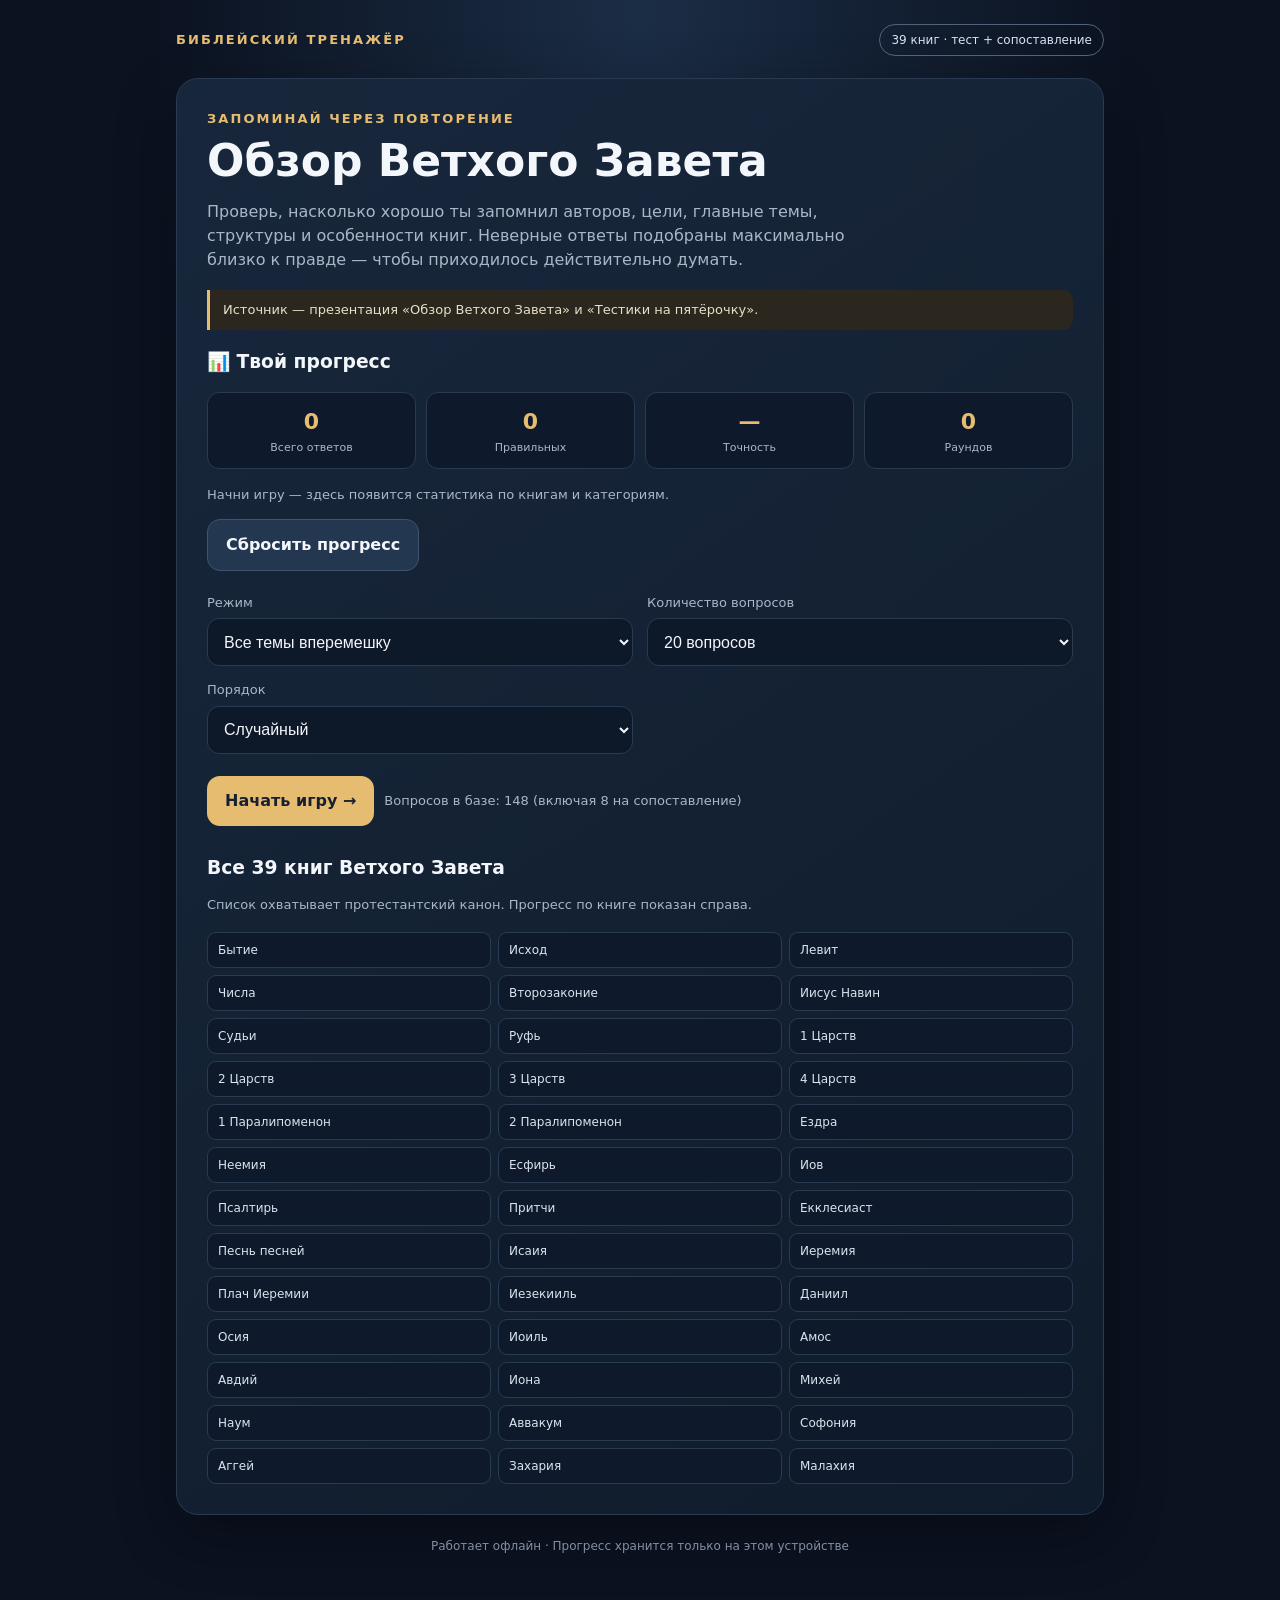
<file: Vethiy_ZAvet.html>
<!doctype html><html lang="ru"><head><meta charset="utf-8"><meta name="viewport" content="width=device-width,initial-scale=1,viewport-fit=cover"><meta name="theme-color" content="#101b2b"><title>Ветхий Завет — тренажёр памяти</title>
<style>
:root{--bg:#0b1220;--panel:#121e30;--text:#f3f6fb;--muted:#aab7c9;--gold:#e6bd70;--green:#49c58b;--red:#ff7777;--blue:#6fb3ff;--line:#2a3a51}
*{box-sizing:border-box;-webkit-tap-highlight-color:transparent}
html{-webkit-text-size-adjust:100%}
body{margin:0;background:radial-gradient(ellipse at top,#1b2d45 0,#0b1220 55%);color:var(--text);font:16px/1.5 system-ui,-apple-system,Segoe UI,Roboto,Arial,sans-serif;min-height:100vh;overscroll-behavior-y:contain}
.wrap{max-width:960px;margin:auto;padding:24px 16px 50px}
header{display:flex;align-items:center;justify-content:space-between;gap:12px;margin-bottom:22px;flex-wrap:wrap}
.brand{font-size:13px;letter-spacing:.16em;text-transform:uppercase;color:var(--gold);font-weight:800}
h1{font-size:clamp(28px,5vw,44px);line-height:1.08;margin:8px 0}
.sub{color:var(--muted);max-width:700px}
.pill{border:1px solid #52627a;border-radius:999px;padding:6px 11px;color:#d9e3f1;font-size:12px;white-space:nowrap}
.card{background:linear-gradient(145deg,rgba(24,39,60,.97),rgba(16,28,44,.97));border:1px solid var(--line);border-radius:22px;padding:clamp(18px,4vw,30px);box-shadow:0 18px 60px #0005}
.setup-grid{display:grid;grid-template-columns:repeat(2,minmax(0,1fr));gap:14px;margin:22px 0}
label{display:block;color:var(--muted);font-size:13px;margin-bottom:6px}
select{width:100%;background:#0d1828;color:var(--text);border:1px solid var(--line);padding:12px;border-radius:12px;font-size:16px;min-height:48px}
button{font:inherit;cursor:pointer;touch-action:manipulation;user-select:none;-webkit-user-select:none}
.primary,.secondary{border:0;border-radius:13px;padding:13px 18px;font-weight:750;min-height:48px}
.primary{background:var(--gold);color:#172033}.primary:hover{filter:brightness(1.07)}
.primary:active{transform:scale(.98)}
.secondary{background:#243750;color:var(--text);border:1px solid #40536c}
.secondary:active{transform:scale(.98)}
.startrow{display:flex;gap:10px;flex-wrap:wrap;align-items:center}
.small{font-size:13px;color:var(--muted)}
.stats{display:flex;justify-content:space-between;gap:12px;color:var(--muted);font-size:13px;margin-bottom:10px}
.track{height:7px;background:#29384d;border-radius:20px;overflow:hidden;margin-bottom:24px}
.fill{height:100%;width:0;background:var(--gold);transition:width .25s}
.meta{display:flex;gap:8px;align-items:center;flex-wrap:wrap;margin-bottom:14px}
.tag{font-size:12px;color:var(--gold);background:#473a24;border:1px solid #76603a;padding:4px 9px;border-radius:999px}
.tag.blue{color:var(--blue);background:#1c2d44;border-color:#3c5a80}
.qnum{color:var(--muted);font-size:13px;margin-bottom:8px}
.question{font-size:clamp(21px,3.7vw,29px);font-weight:750;line-height:1.25;margin:0 0 22px}
.answers{display:grid;gap:11px}
.answer{width:100%;text-align:left;display:flex;gap:12px;align-items:flex-start;background:#0e1a2b;border:1px solid #31445d;color:var(--text);border-radius:14px;padding:14px;transition:.15s;min-height:56px;font-size:15px;font-family:inherit}
.answer:hover:not(:disabled){border-color:var(--gold);transform:translateY(-1px)}
.answer:active:not(:disabled){transform:scale(.99)}
.letter{flex:0 0 27px;height:27px;border-radius:8px;background:#263950;display:grid;place-items:center;font-weight:800;color:#dce5f2}
.answer.correct{border-color:var(--green);background:#12372e}.answer.correct .letter{background:var(--green);color:#09251b}
.answer.wrong{border-color:var(--red);background:#3c2028}.answer.wrong .letter{background:var(--red);color:#301018}
.answer:disabled{cursor:default;opacity:1}
.feedback{margin-top:16px;border-radius:14px;padding:14px;background:#0d1828;border:1px solid var(--line);font-size:15px;line-height:1.45}
.feedback.good{border-color:#267b5a}.feedback.bad{border-color:#8a444a}.feedback strong{display:block;margin-bottom:4px}
.controls{display:flex;justify-content:space-between;gap:10px;margin-top:20px;flex-wrap:wrap}
.hidden{display:none!important}.result{text-align:center}.score{font-size:58px;font-weight:850;color:var(--gold);line-height:1.1;margin:12px}
.booklist{display:grid;grid-template-columns:repeat(3,minmax(0,1fr));gap:7px;margin-top:18px}
.book{background:#0e1a2b;border:1px solid var(--line);padding:8px 10px;border-radius:9px;font-size:12px;color:#dbe4ef;display:flex;justify-content:space-between;gap:6px}
.book .bar{font-size:10px;color:var(--muted)}
.notice{border-left:3px solid var(--gold);padding:10px 13px;background:#2b271e;color:#e9dfc9;border-radius:0 10px 10px 0;font-size:13px;margin:18px 0}
.progress-panel{display:grid;grid-template-columns:repeat(4,1fr);gap:10px;margin:16px 0}
.stat-box{background:#0e1a2b;border:1px solid var(--line);border-radius:12px;padding:12px;text-align:center}
.stat-box .num{font-size:22px;font-weight:850;color:var(--gold)}.stat-box .lbl{font-size:11px;color:var(--muted);margin-top:2px}
.chart{display:flex;gap:4px;height:60px;align-items:flex-end;margin-top:10px;padding-bottom:20px}
.chart-bar{flex:1;background:#2a3a51;border-radius:4px 4px 0 0;position:relative;min-height:4px}
.chart-bar .inner{position:absolute;bottom:0;left:0;right:0;background:var(--green);border-radius:4px 4px 0 0}
.chart-bar .lbl{position:absolute;bottom:-18px;left:0;right:0;text-align:center;font-size:10px;color:var(--muted);white-space:nowrap;overflow:hidden;text-overflow:ellipsis}
footer{text-align:center;color:#8190a4;font-size:12px;margin-top:22px}
.history-item{background:#0e1a2b;border:1px solid var(--line);border-radius:10px;padding:10px 12px;margin-bottom:8px;font-size:13px;display:flex;justify-content:space-between;align-items:center}
.history-item .date{color:var(--muted);font-size:11px}
.badge{display:inline-block;background:#1c2d44;color:var(--blue);border:1px solid #3c5a80;border-radius:6px;padding:2px 7px;font-size:11px;margin-left:4px}
.book-filter{display:flex;flex-wrap:wrap;gap:6px;max-height:200px;overflow-y:auto;padding:8px;background:#0d1828;border:1px solid var(--line);border-radius:12px;-webkit-overflow-scrolling:touch}
.book-chip{background:#1a2a40;border:1px solid #31445d;color:var(--text);border-radius:999px;padding:8px 14px;font-size:13px;cursor:pointer;transition:.15s;font-weight:500;min-height:38px}
.book-chip:hover{border-color:var(--gold)}
.book-chip.selected{background:var(--gold);color:#172033;border-color:var(--gold);font-weight:800}
.mini-btn{background:#243750;color:var(--text);border:1px solid #40536c;border-radius:8px;padding:8px 14px;font-size:13px;cursor:pointer;margin-right:6px;margin-top:6px;min-height:38px}
.mini-btn:hover{border-color:var(--gold)}
/* Matching */
.match-wrap{margin-top:8px}
.match-columns{display:grid;grid-template-columns:1fr 1fr;gap:12px}
.match-col{display:flex;flex-direction:column;gap:7px}
.match-col-header{font-size:11px;color:var(--muted);text-transform:uppercase;letter-spacing:.1em;margin-bottom:2px;font-weight:700}
.match-item{background:#0e1a2b;border:1px solid #31445d;color:var(--text);border-radius:10px;padding:12px 14px;text-align:left;cursor:pointer;transition:.15s;font-size:14px;line-height:1.35;font-family:inherit;min-height:48px;user-select:none;-webkit-user-select:none;-webkit-touch-callout:none;touch-action:manipulation}
.match-item:hover:not(.matched){border-color:var(--gold);background:#142238}
.match-item.selected{border-color:var(--gold);background:#2a3a51;box-shadow:0 0 0 2px #e6bd7044}
.match-item.matched{border-color:var(--green);background:#12372e;color:#bfe9d4;cursor:default;opacity:.85}
.match-item.wrong-flash{border-color:var(--red);background:#3c2028;animation:shakeFlash .45s}
@keyframes shakeFlash{0%{transform:translateX(0)}25%{transform:translateX(-4px)}75%{transform:translateX(4px)}100%{transform:translateX(0)}}
.match-progress{margin-top:14px;height:6px;background:#29384d;border-radius:10px;overflow:hidden}
.match-progress-fill{height:100%;background:var(--green);width:0;transition:width .3s}
.match-status{margin-top:6px;font-size:12px;color:var(--muted);text-align:center}
.match-hint{font-size:12px;color:var(--muted);margin-top:10px;text-align:center;font-style:italic}
.match-selection-bar{display:none;background:#2a3a51;border:1px solid var(--gold);border-radius:10px;padding:10px 12px;margin-bottom:10px;font-size:13px;color:var(--gold);line-height:1.35}
.match-selection-bar.active{display:block}
.match-selection-bar strong{color:var(--text);display:block;margin-top:2px}

/* ============ МОБИЛЬНАЯ АДАПТАЦИЯ ============ */
@media (max-width:640px){
  body{padding-bottom:120px} /* место под фикс. панель управления */
  .wrap{padding:14px 12px 30px}
  header{margin-bottom:14px;gap:8px}
  header .pill{font-size:10px;padding:5px 9px}
  h1{font-size:26px;margin:6px 0}
  .sub{font-size:14px}
  .card{padding:16px 14px;border-radius:16px}
  .notice{font-size:12.5px;padding:9px 11px;margin:12px 0}
  .setup-grid{grid-template-columns:1fr;gap:12px;margin:16px 0}
  .startrow{flex-direction:column;align-items:stretch}
  .startrow .primary{width:100%;min-height:52px;font-size:16px}
  .startrow .small{text-align:center}
  .booklist{grid-template-columns:repeat(2,minmax(0,1fr));gap:6px}
  .book{font-size:11px;padding:7px 8px}
  .progress-panel{grid-template-columns:repeat(2,1fr);gap:8px}
  .stat-box{padding:10px}
  .stat-box .num{font-size:20px}
  .stat-box .lbl{font-size:10px}
  .chart{height:70px}
  .history-item{padding:9px 10px;font-size:12px}

  /* ИГРА — фиксированная панель управления */
  .controls{
    position:fixed;bottom:0;left:0;right:0;
    background:#121e30;
    border-top:1px solid var(--line);
    padding:10px 12px;
    padding-bottom:calc(10px + env(safe-area-inset-bottom,0px));
    z-index:100;
    margin:0;gap:8px;
    box-shadow:0 -8px 24px #000a;
  }
  .controls .primary,.controls .secondary{
    flex:1;min-height:52px;font-size:15px;padding:12px 8px;
  }
  /* Скрываем панель, когда игра не активна (она внутри #game.hidden) — уже работает автоматически */

  /* Карточка игры — компактнее */
  #game.card{padding:14px 12px 20px}
  .stats{font-size:12px;margin-bottom:8px}
  .track{margin-bottom:16px;height:6px}
  .meta{gap:6px;margin-bottom:10px}
  .tag{font-size:11px;padding:3px 8px}
  .qnum{font-size:11px;margin-bottom:6px;letter-spacing:.05em}
  .question{font-size:19px;line-height:1.3;margin-bottom:16px}
  .answers{gap:9px}
  .answer{padding:13px 12px;font-size:14.5px;min-height:56px;gap:10px}
  .letter{flex:0 0 26px;height:26px;font-size:14px}
  .feedback{padding:12px;font-size:14px;margin-top:12px}
  .controls{margin-top:0}

  /* Сопоставление — вертикальная раскладка */
  .match-columns{grid-template-columns:1fr;gap:14px}
  .match-col{gap:8px}
  .match-col-header{font-size:10px;margin-top:4px}
  .match-item{padding:12px 14px;font-size:14px;min-height:52px;line-height:1.4}
  .match-selection-bar{
    position:sticky;top:0;z-index:10;
    background:#2a3a51;padding:10px 12px;
    margin:-4px 0 10px 0;
    box-shadow:0 4px 14px #0008;
    border-radius:10px;
  }
  .match-hint{font-size:11.5px;margin-top:12px}

  /* Результат */
  .result .score{font-size:44px;margin:10px}
  .result .startrow{flex-direction:column;gap:8px}
  .result .startrow .primary,.result .startrow .secondary{width:100%}

  /* Прогресс-панель и кнопка сброса */
  #resetProgress{width:100%}

  /* Скрываем длинное описание вверху на очень маленьких экранах? Нет — пусть будет */
}

@media (max-width:360px){
  .question{font-size:17.5px}
  .answer{font-size:14px;padding:12px 10px}
  .match-item{font-size:13px;padding:11px 12px}
  .book-chip{font-size:12px;padding:7px 11px}
}
</style></head><body><div class="wrap">

<header><div class="brand">Библейский тренажёр</div><div class="pill" id="topPill">39 книг · тест + сопоставление</div></header>

<section id="intro" class="card">
  <div class="brand">Запоминай через повторение</div>
  <h1>Обзор Ветхого Завета</h1>
  <p class="sub">Проверь, насколько хорошо ты запомнил авторов, цели, главные темы, структуры и особенности книг. Неверные ответы подобраны максимально близко к правде — чтобы приходилось действительно думать.</p>
  <div class="notice">Источник — презентация «Обзор Ветхого Завета» и «Тестики на пятёрочку».</div>

  <h3 style="margin:6px 0 4px">📊 Твой прогресс</h3>
  <div class="progress-panel">
    <div class="stat-box"><div class="num" id="pTotalAns">0</div><div class="lbl">Всего ответов</div></div>
    <div class="stat-box"><div class="num" id="pTotalCor">0</div><div class="lbl">Правильных</div></div>
    <div class="stat-box"><div class="num" id="pAcc">—</div><div class="lbl">Точность</div></div>
    <div class="stat-box"><div class="num" id="pRounds">0</div><div class="lbl">Раундов</div></div>
  </div>
  <div id="progressDetail"></div>
  <div id="historyList"></div>
  <div class="startrow" style="margin-top:14px"><button class="secondary" id="resetProgress">Сбросить прогресс</button></div>

  <div class="setup-grid">
    <div><label for="mode">Режим</label><select id="mode">
      <option value="all">Все темы вперемешку</option>
      <option value="book">Выбрать книги (можно несколько)</option>
      <option value="match">🔗 Сопоставление (только этот тип)</option>
      <option value="author">Автор и дата</option>
      <option value="goal">Цели книг</option>
      <option value="theme">Главные темы</option>
      <option value="structure">Структура и жанр</option>
      <option value="hard">🔥 Сложные (только дистракторы)</option>
      <option value="mixed">Экзамен — 20 вопросов</option>
    </select></div>
    <div id="bookWrap" class="hidden">
      <label>Книги (кликни, чтобы выбрать / отменить)</label>
      <div class="book-filter" id="bookFilter"></div>
      <div>
        <button type="button" class="mini-btn" id="selectAllBooks">Выбрать все</button>
        <button type="button" class="mini-btn" id="clearBooks">Сбросить</button>
        <span class="small" id="selectedCount" style="margin-left:6px">выбрано: 0</span>
      </div>
    </div>
    <div><label for="count">Количество вопросов</label><select id="count">
      <option value="10">10 вопросов</option>
      <option value="20" selected>20 вопросов</option>
      <option value="all">Все доступные вопросы</option>
    </select></div>
    <div><label for="order">Порядок</label><select id="order">
      <option value="random">Случайный</option>
      <option value="sequence">По порядку презентации</option>
    </select></div>
  </div>
  <div class="startrow"><button class="primary" id="start">Начать игру →</button><span class="small" id="totalLabel"></span></div>

  <h3 style="margin:28px 0 4px">Все 39 книг Ветхого Завета</h3>
  <p class="small">Список охватывает протестантский канон. Прогресс по книге показан справа.</p>
  <div class="booklist" id="booklist"></div>
</section>

<section id="game" class="card hidden">
  <div class="stats"><span id="progressText"></span><span id="scoreText"></span></div>
  <div class="track"><div class="fill" id="fill"></div></div>
  <div class="meta"><span class="tag" id="bookTag"></span><span class="tag blue" id="categoryTag"></span></div>
  <div class="qnum" id="qnum"></div>
  <h2 class="question" id="question"></h2>
  <div class="answers" id="answers"></div>
  <div id="feedback" class="feedback hidden" aria-live="polite"></div>
  <div class="controls"><button class="secondary" id="quit">Завершить</button><button class="primary" id="next" disabled>Следующий вопрос →</button></div>
</section>

<section id="result" class="card result hidden">
  <div class="brand">Раунд завершён</div>
  <h1>Результат</h1>
  <div class="score" id="finalScore">0%</div>
  <p id="resultText" class="sub" style="margin:0 auto 18px"></p>
  <div class="startrow" style="justify-content:center"><button class="primary" id="again">Сыграть ещё раз</button><button class="secondary" id="home">К настройкам</button></div>
  <div id="missed" style="text-align:left;margin-top:22px"></div>
</section>

<footer>Работает офлайн · Прогресс хранится только на этом устройстве</footer></div>

<script>
"use strict";

/* ============ БАЗА ВОПРОСОВ ============ */
const QUESTIONS = [
{book:"Введение",category:"Введение",q:"Какие две основные причины пренебрежения Ветхим Заветом названы в курсе?",a:["Исторические причины и сложность Ветхого Завета","Отсутствие переводов и гонения на церковь","Влияние языческих культур и политические запреты","Недостаток рукописей и отсутствие пророков"],correct:0,why:"Слайд прямо называет две причины: исторические причины пренебрежения и сложность Ветхого Завета."},
{book:"Введение",category:"Введение",q:"Какой процент всей Библии составляет Ветхий Завет?",a:["Около 74% (¾ всей Библии)","Около 50%","Около 25%","Около 90%"],correct:0,why:"В презентации указано: Ветхий Завет составляет ¾ всей Библии, это около 74%."},
{book:"Введение",category:"Введение",q:"Какое последствие пренебрежения Ветхим Заветом названо первым у Уолтера Кайзера?",a:["Мы лишаем Библию её собственного фундамента для определения того, кем является Мессия","Мы теряем исторические сведения о древних империях","Мы не можем понять новозаветные притчи","Мы утрачиваем знание еврейского языка"],correct:0,why:"Кайзер: отвергая ВЗ как авторитетное откровение, мы лишаем Библию её собственного фундамента для определения того, кем является Мессия."},
{book:"Введение",category:"Канон",q:"Какой собор, по популярному заблуждению, определил границы ветхозаветного канона?",a:["Ямнийский собор 90 г. по Р.Х.","Никейский собор 325 г.","Карфагенский собор 397 г.","Тридентский собор 1546 г."],correct:0,why:"Кайзер опровергает тезис о том, что Ямнийский собор (90 г.) определил канон."},
{book:"Введение",category:"Канон",q:"Какие две книги вызывали споры на Ямнийском соборе (по Кайзеру)?",a:["Екклесиаст и Песнь Песней","Бытие и Иов","Притчи и Псалтирь","Есфирь и Даниил"],correct:0,why:"Споры возникали только о книгах Екклесиаста и Песни Песней, и то не по поводу каноничности, а по поводу их толкования."},
{book:"Пятикнижие",category:"Введение",q:"От какого греческого слова происходит термин «Пятикнижие»?",a:["Пентатеухос (πεντάτευχος) — «пять свитков/частей»","Полиглотта — «многоязычная»","Тетраграмматон — «четырёхбуквенное имя»","Гексапла — «шестикратная»"],correct:0,why:"Термин пришёл из греч. πεντάτευχος — «книга, состоящая из пяти частей»."},
{book:"Пятикнижие",category:"Введение",q:"Что означает еврейское слово «Тора» и от какого глагола оно происходит?",a:["«Наставление, указание» — от глагола яра («бросать, стрелять, попадать в цель»)","«Закон» — от глагола шахар («искать»)","«Свидетельство» — от глагола ана («отвечать»)","«Заповедь» — от глагола цава («приказывать»)"],correct:0,why:"«Тора» происходит от евр. глагола яра и означает инструкцию (руководство), позволяющую дойти до цели."},
{book:"Пятикнижие",category:"Тема",q:"Какие три из пяти центральных тем Пятикнижия названы в презентации?",a:["Бог как учредитель народа, Бог действующий в истории, план спасения","Только сотворение, только закон и только пророчества","Мудрость, псалмы и пророчества","Царство, храм и священство"],correct:0,why:"Слайд 16 перечисляет: 1) Бог как учредитель народа; 2) Бог, действующий в истории; 3) План спасения; 4) Спасение как действие Бога; 5) Святость — это характер Бога."},
{book:"Пятикнижие",category:"Автор",q:"Кому традиция приписывает авторство Пятикнижия (по Прокопенко)?",a:["Моисею, вероятно, за исключением последних стихов Второзакония о его смерти","Аврааму","Ездре","Иисусу Навину"],correct:0,why:"Прокопенко: автором всего Пятикнижия является Моисей, вероятно, за исключением последних стихов Второзакония."},
{book:"Пятикнижие",category:"Структура",q:"Какой документ лежит в основе структуры книги Второзаконие?",a:["Форма договора сюзерена (вассала) — хеттские договоры II тыс. до н.э.","Ассирийские анналы I тыс. до н.э.","Египетские любовные песни","Вавилонский кодекс Хаммурапи"],correct:0,why:"Структура Второзакония больше соответствует хеттским договорам II тыс. до н.э."},
{book:"Бытие",category:"Цель",q:"Какую первостепенную цель книги Бытие выделяет А. Прокопенко?",a:["Показать историю взаимоотношений Яхве с Израилем, обосновывающую Его единоличную власть над народом","Описать строительство храма в Иерусалиме","Объяснить разделение царства после Соломона","Дать правила служения левитов в скинии"],correct:0,why:"Слайд о цели Бытия называет книгу исторической преамбулой к завету Бога с Израилем."},
{book:"Бытие",category:"Автор",q:"Что презентация говорит об авторстве книги Бытие?",a:["В самой книге автор не назван; традиции приписывают Пятикнижие Моисею","Автором прямо назван Авраам","Автором прямо назван Иосиф","Авторство однозначно приписано Иисусу Навину"],correct:0,why:"Презентация подчёркивает отсутствие прямого указания в самой книге и традиционную атрибуцию Моисею."},
{book:"Бытие",category:"Тема",q:"Какие две большие части выделены в структуре Бытия?",a:["Первобытная история (1–11) и патриархальная история (12–50)","Исход (1–18) и закон (19–40)","Сотворение (1–2) и завоевание (3–50)","Царство (1–25) и изгнание (26–50)"],correct:0,why:"В презентации: четыре события в главах 1–11 и четыре патриарха в главах 12–50."},
{book:"Бытие",category:"Структура",q:"Какие четыре события входят в первобытную историю Бытия (главы 1–11)?",a:["Сотворение, грехопадение, потоп, народы","Сотворение, потоп, Вавилон, Авраам","Грехопадение, потоп, Иаков, Иосиф","Сотворение, грехопадение, Авраам, Исаак"],correct:0,why:"Бытие 1–11: сотворение (1–2), грехопадение (3–5), потоп (6–9), народы (10–11)."},
{book:"Бытие",category:"Структура",q:"Какие четыре патриарха выделены в Бытии 12–50?",a:["Авраам (12–24), Исаак (25–26), Иаков (27–36), Иосиф (37–50)","Адам, Ной, Авраам, Моисей","Авраам, Сарра, Исаак, Ревекка","Иаков, Иосиф, Ефрем, Манассия"],correct:0,why:"В презентации: четыре патриарха в главах 12–50 — Авраам, Исаак, Иаков, Иосиф."},
{book:"Исход",category:"Тема",q:"Какие два основных события описывает книга Исход?",a:["Выход Израиля из Египта и установление союза с Богом","Завоевание Ханаана и раздел земли","Падение Иерусалима и возвращение из плена","Правление Давида и строительство храма"],correct:0,why:"В презентации названы спасение из Египта и вновь установленный союз Израиля с Богом."},
{book:"Исход",category:"Цель",q:"Для чего Бог освобождает Израиль согласно целям книги Исход?",a:["Чтобы сделать его Своим народом и заключить с ним завет","Чтобы Израиль стал частью египетской империи","Чтобы назначить нового фараона","Чтобы народ немедленно построил царский дворец"],correct:0,why:"Цели на слайде: открыть имя и характер Бога, показать память о завете, освободить Израиль и заключить завет."},
{book:"Исход",category:"Автор",q:"Кому презентация приписывает авторство Исхода?",a:["Моисею","Аарону","Самуилу","Ездре"],correct:0,why:"На слайде «Автор/дата» указано: автор — Моисей."},
{book:"Исход",category:"Структура",q:"Какова структура книги Исход?",a:["Выход из Египта/избавление (1–18), заключение завета (19–24), строительство скинии (25–40)","Сотворение (1–11), патриархи (12–50)","Завоевание (1–12), раздел (13–22), сохранение (23–24)","Судьи (1–16), приложения (17–21)"],correct:0,why:"Исход: избавление (1–18), закон/завет (19–24), скиния (25–40)."},
{book:"Левит",category:"Тема",q:"Как сформулирована центральная задача книги Левит?",a:["Научить, как поклоняться Богу, живущему среди народа, и как свято жить перед Ним","Описать исход из Египта","Рассказать о завоевании Иерихона","Объяснить падение Северного царства"],correct:0,why:"Слайды подчёркивают Божье присутствие, поклонение и святую жизнь."},
{book:"Левит",category:"Цель",q:"Что должна обеспечить книга Левит согласно презентации?",a:["Святую жизнь Израиля в присутствии святого Бога и искупление через жертвы","Подготовку к строительству стен Иерусалима","Установление монархии","Объяснение будущего вавилонского плена"],correct:0,why:"В цели Левита включены святость, жертвенная система, прощение и отделение Израиля."},
{book:"Левит",category:"Структура",q:"Какова структура книги Левит?",a:["Путь к Богу — жертва (1–17); ежедневная жизнь с Богом — освящение (18–27)","Избавление (1–18); завет (19–24); скиния (25–40)","Первое поколение (1–25); второе поколение (26–36)","Проповеди Моисея (1–30); дополнение (31–34)"],correct:0,why:"Левит: I. Путь к Богу — жертва (1–17). II. Ежедневная жизнь с Богом — освящение (18–27)."},
{book:"Числа",category:"Тема",q:"Почему поколение исхода не вошло в Землю Обетованную согласно книге Числа?",a:["Из-за неверия и непослушания Богу","Из-за отказа Моисея вести народ","Из-за нападения Египта","Из-за отсутствия закона"],correct:0,why:"Презентация связывает гибель поколения в пустыне с неверностью и непослушанием."},
{book:"Числа",category:"Автор",q:"Кому приписывается авторство книги Числа?",a:["Моисею","Иисусу Навину","Давиду","Иеремии"],correct:0,why:"На слайде авторства приведена ссылка Чис. 33:2 как свидетельство записи Моисеем."},
{book:"Числа",category:"Структура",q:"Какова структура книги Числа (по простому плану)?",a:["Первое поколение погибает в пустыне (1–25); второе поколение готовится войти в Землю (26–36)","Избавление (1–18); завет (19–24); скиния (25–40)","Первобытная история (1–11); патриархи (12–50)","Судьи (1–16); приложения (17–21)"],correct:0,why:"Простой план: I. Первое поколение погибает в пустыне (1–25). II. Второе поколение готовится войти в Землю (26–36)."},
{book:"Второзаконие",category:"Цель",q:"Какова одна из основных целей Второзакония?",a:["Актуализировать закон и завет для нового поколения перед входом в землю","Описать сотворение мира","Рассказать о строительстве второго храма","Объяснить служение пророка Ионы"],correct:0,why:"На слайде цели: актуализация закона и призыв верно следовать завету."},
{book:"Второзаконие",category:"Жанр",q:"В каком виде представлена книга Второзаконие согласно презентации?",a:["Как основные обращения Моисея к Израилю — прощальная речь","Как собрание царских псалмов","Как биография пророка в изгнании","Как хроника строительства стен"],correct:0,why:"Презентация описывает книгу как проповедь/прощальные обращения Моисея."},
{book:"Второзаконие",category:"Структура",q:"Какова структура Второзакония (по Прокопенко)?",a:["1-я проповедь (прошлое, 1–4); 2-я проповедь (настоящее, 5–26); 3-я проповедь (будущее, 27–30); историческое дополнение (31–34)","Избавление (1–18); завет (19–24); скиния (25–40)","Первобытная история (1–11); патриархи (12–50)","Первое поколение (1–25); второе поколение (26–36)"],correct:0,why:"Прокопенко: 1) Первая проповедь (1–4); 2) Вторая проповедь (5–26); 3) Третья проповедь (27–30); 4) Историческое дополнение (31–34)."},
{book:"Иисус Навин",category:"Автор",q:"Кому традиция, приведённая в презентации, приписывает книгу Иисуса Навина?",a:["Иисусу Навину","Моисею","Самуилу","Ездре"],correct:0,why:"На слайде об авторстве указано: автор — Иисус Навин; приведена иудейская традиция."},
{book:"Иисус Навин",category:"Тема",q:"Какой основной этап истории Израиля описывает книга Иисуса Навина?",a:["Вхождение в землю и её завоевание/разделение","Исход из Египта","Строительство второго храма","Возвращение из вавилонского плена"],correct:0,why:"Разделы книги посвящены завоеванию земли и её распределению."},
{book:"Иисус Навин",category:"Структура",q:"Какова структура книги Иисуса Навина?",a:["Вхождение в землю (1–5); завоевание (6–12); распределение (13–22); сохранение (23–24)","Избавление (1–18); завет (19–24); скиния (25–40)","Первое поколение (1–25); второе поколение (26–36)","Судьи (1–16); приложения (17–21)"],correct:0,why:"Иисус Навин: 1) Вхождение (1–5); 2) Завоевание (6–12); 3) Распределение (13–22); 4) Сохранение (23–24)."},
{book:"Судьи",category:"Автор",q:"Какой автор назван в ранней иудейской традиции как составитель книги Судей?",a:["Самуил","Давид","Соломон","Иезекииль"],correct:0,why:"Презентация приводит традицию Талмуда, приписывающую Самуилу книги Судей и Руфь."},
{book:"Судьи",category:"Тема",q:"Какая повторяющаяся характеристика эпохи Судей подчёркивается в презентации?",a:["Каждый делал то, что ему казалось справедливым","Все цари были верны завету","Израиль жил без войн и конфликтов","Народ находился в Египте"],correct:0,why:"Эта формула из Суд. 21:25 используется при описании исторического фона книги."},
{book:"Судьи",category:"Тема",q:"Сколько примерно лет длился период Судей?",a:["Около 390 лет","Около 40 лет","Около 70 лет","Около 1000 лет"],correct:0,why:"В презентации указано: правление судей около 390 лет."},
{book:"Судьи",category:"Структура",q:"Какова структура книги Судей?",a:["Непослушание (1–3); истории судей (3–16); отступничество (17–21)","Вхождение (1–5); завоевание (6–12); распределение (13–22); сохранение (23–24)","Избавление (1–18); завет (19–24); скиния (25–40)","Первое поколение (1–25); второе (26–36)"],correct:0,why:"Судьи: I. Непослушание (1–3); II. История судей (3–16); III. Отступничество (17–21)."},
{book:"Судьи",category:"Тема",q:"Какой цикл повторяется в книге Судей?",a:["Грех → угнетение → вопль → избавление → новый грех","Молитва → пост → праздник → жертва","Царь → храм → пророк → плен","Завет → благословение → пророчество → исполнение"],correct:0,why:"Цикл: израильтяне грешили → Бог наказывал → взывали к Богу → Бог посылал судей для избавления."},
{book:"Руфь",category:"Цель",q:"Зачем, согласно презентации, написана книга Руфь?",a:["Показать действие Божьего провидения, заветной верности и благодати даже в тёмные времена Судей","Описать падение Ниневии","Дать правила храмовых жертв","Объяснить разделение царства"],correct:0,why:"Слайды о целях Руфи подчёркивают провидение, благодать к язычнице и происхождение Давида."},
{book:"Руфь",category:"Тема",q:"Какое еврейское понятие названо ключевым для книги Руфь?",a:["Хэсэд — заветная, жертвенная любовь и верность","Шалом — храмовая жертва","Тора — царская власть","Геула — пророческий суд"],correct:0,why:"На слайде отмечено, что слово хэсэд встречается трижды и является ключевым."},
{book:"Руфь",category:"Структура",q:"Какова структура книги Руфь (по Прокопенко)?",a:["Возвращение (1); жатва (2); помолвка (3); свадьба и наследник (4:1–17); родословие Давида (4:18–22)","Судьи (1–16); приложения (17–21)","Вхождение (1–5); завоевание (6–12)","Избавление (1–18); завет (19–24)"],correct:0,why:"Прокопенко: I. Возвращение 1; II. Жатва 2; III. Помолвка 3; IV. Свадьба 4:1–17; V. Родословие 4:18–22."},
{book:"1–2 Царств",category:"Тема",q:"Какой исторический переход связан с книгами Царств (1–2 Царств)?",a:["Переход от судей к монархии: Саул, Давид и становление царской власти","Переход от плена к восстановлению храма","Переход от Моисея к завоеванию Ханаана","Переход от пророков к апостолам"],correct:0,why:"В презентации материал о ранней монархии связан с падением Саула и возвышением Давида."},
{book:"1–2 Царств",category:"Автор",q:"Что можно сказать об авторе книг Самуила на основании презентации?",a:["В самой книге авторство не указано однозначно; приводится традиционная связь с Самуилом","Автором назван Давид в заглавии каждой главы","Автором назван Соломон","Авторство приписано Моисею"],correct:0,why:"Презентация рассматривает традиционную атрибуцию и исторический контекст ранней монархии."},
{book:"1–2 Царств",category:"Тема",q:"Какой временной промежуток охватывают книги 1–2 Царств?",a:["1043–586 гг. до н.э.","1406–1385 гг. до н.э.","605–538 гг. до н.э.","516–445 гг. до н.э."],correct:0,why:"В презентации: монархия 1043–586 гг. до н.э."},
{book:"3–4 Царств",category:"Цель",q:"Какой богословский акцент презентация выделяет в книгах Царств?",a:["Последствия греха и непослушания в противоположность благословениям за послушание","Романтическая любовь и брак","Премудрость повседневного труда","Спасение Ниневии"],correct:0,why:"На слайде о целях исторических книг сказано, что Царства подчёркивают последствия греха."},
{book:"3–4 Царств",category:"Тема",q:"Что такое «богословие воздаяния» в книгах Царств?",a:["Послушание Божьим заповедям приносит благословение, а непослушание — неудачу","Бог воздаёт каждому по его социальному статусу","Бог воздаёт только в загробной жизни","Воздаяние относится только к языческим народам"],correct:0,why:"Автор оценивает каждого царя по верности Богу: послушание → благословение, непослушание → неудача."},
{book:"3–4 Царств",category:"Автор",q:"Какая дата завершения книг Царств названа в презентации?",a:["После 561 г. до н.э. — даты последнего описанного события","После 586 г. до н.э.","После 539 г. до н.э.","После 445 г. до н.э."],correct:0,why:"Книги Царств завершены после 561 г. до н.э. — даты последнего описанного события."},
{book:"3–4 Царств",category:"Структура",q:"Какова структура 3 Царств?",a:["Царство объединённое/Соломон (1–11); царство разделённое/много царей (12–22)","Царство разделено/падение Израиля (1–17); выживающее царство/падение Иудеи (18–25)","Вхождение (1–5); завоевание (6–12)","Избавление (1–18); завет (19–24)"],correct:0,why:"3 Царств: I. Объединённое царство (1–11); II. Разделённое царство (12–22)."},
{book:"3–4 Царств",category:"Структура",q:"Какова структура 4 Царств?",a:["Царство разделено/падение Израиля (1–17); выживающее царство/падение Иудеи (18–25)","Объединённое царство/Соломон (1–11); разделённое (12–22)","Вхождение (1–5); завоевание (6–12)","Первое поколение (1–25); второе (26–36)"],correct:0,why:"4 Царств: I. Разделённое царство/падение Израиля (1–17); II. Выживающее царство/падение Иудеи (18–25)."},
{book:"3–4 Царств",category:"История",q:"Назовите два катастрофических события для государственности Израиля и их даты.",a:["Падение Самарии (722 г. до н.э.) и падение Иерусалима (586 г. до н.э.)","Падение Ниневии (612) и битва при Кархемише (605)","Исход (1446) и вхождение в Ханаан (1406)","Указ Кира (538) и завершение храма (516)"],correct:0,why:"Северное царство пало в 722 г. (Самария), Южное — в 586 г. (Иерусалим)."},
{book:"1–2 Паралипоменон",category:"Цель",q:"Для какой аудитории летописец творчески использовал прежние библейские повествования?",a:["Для нужд послепленной общины","Для египетского двора фараона","Для жителей Ниневии","Для поколения Авраама"],correct:0,why:"Презентация говорит, что летописец писал историю Божьего действия в Израиле, отвечая нуждам послепленной общины."},
{book:"1–2 Паралипоменон",category:"Тема",q:"С какими книгами особенно полезно сопоставлять Паралипоменон согласно презентации?",a:["С книгами Самуила и Царей","С Иовом и Псалтирью","С Исаией и Иеремией","С Руфью и Есфирью"],correct:0,why:"Слайды прямо предлагают рассмотреть взаимосвязь Паралипоменон с Самуилом и Царями."},
{book:"1–2 Паралипоменон",category:"Жанр",q:"Почему Паралипоменон называют «первым библейским комментарием»?",a:["Он творчески пересказывает и толкует книги Самуила и Царей, опуская одни эпизоды и добавляя другие","Он содержит только генеалогии","Он написан на арамейском языке","Он цитирует только Новый Завет"],correct:0,why:"Летописец творчески использовал прежние повествования, опуская, например, историю с Вирсавией."},
{book:"Ездра",category:"Цель",q:"Какой центральный акцент связан с книгой Ездры в презентации?",a:["Возвращение из плена и восстановление общины, включая храм и жизнь по Закону","Завоевание Ханаана","Исход из Египта","Пророчество о падении Ниневии"],correct:0,why:"Раздел Ездры и Неемии посвящён возвращению и восстановлению после плена."},
{book:"Неемия",category:"Тема",q:"Какое дело связано с Неемией в презентации?",a:["Восстановление стен Иерусалима и упорядочение жизни общины","Строительство ковчега","Возведение скинии в пустыне","Постройка Вавилонской башни"],correct:0,why:"В структуре Неемии и историческом контексте центрально восстановление Иерусалима."},
{book:"Ездра",category:"История",q:"В каком году был указ Кира, разрешивший возвращение иудеев?",a:["538 г. до н.э.","586 г. до н.э.","516 г. до н.э.","445 г. до н.э."],correct:0,why:"Указ Кира — около 538 г. до н.э. (Прокопенко: ориентир 536 г., 70 лет плена от 605 до 536)."},
{book:"Ездра",category:"Структура",q:"Какова структура книги Ездры?",a:["Возвращение и восстановление под руководством Зоровавеля (1–6); возвращение и реформа под руководством Ездры (7–10)","Восстановление стен (1–7); возрождение народа (8–10); укрепление (11–13)","Царство объединённое (1–11); разделённое (12–22)","Вхождение (1–5); завоевание (6–12)"],correct:0,why:"Ездра: I. Возвращение при Зоровавеле (1–6). II. Реформа Ездры (7–10)."},
{book:"Неемия",category:"Структура",q:"Какова структура книги Неемии?",a:["Восстановление стен (1–7); возрождение народа при Ездре (8–10); укрепление работы (11–13)","Возвращение и восстановление при Зоровавеле (1–6); реформа Ездры (7–10)","Царство объединённое (1–11); разделённое (12–22)","Первое поколение (1–25); второе (26–36)"],correct:0,why:"Неемия: I. Восстановление стен (1–7); II. Возрождение (8–10); III. Укрепление (11–13)."},
{book:"Ездра",category:"Тема",q:"В какой главе книги Неемии находится публичное чтение закона Ездрой и в чём особенность этой проповеди?",a:["Глава 8: читали внятно, присоединяли толкование, и народ понимал прочитанное","Глава 1: молитва Неемии о стенах","Глава 13: изгнание иноплеменных жён","Глава 2: указ Артаксеркса"],correct:0,why:"Неем. 8:4–8: «…читали из книги, из закона Божия, внятно, и присоединяли толкование»."},
{book:"Есфирь",category:"Тема",q:"Какой необычной особенностью книги Есфирь задаётся вопрос в презентации?",a:["В книге не упоминается имя Бога","В ней нет ни одного женского персонажа","Она написана стихами целиком","В ней описан исход из Египта"],correct:0,why:"Вопрос о причинах отсутствия имени Бога прямо включён в итоговый тест презентации."},
{book:"Есфирь",category:"Цель",q:"Какой исторический праздник связан с книгой Есфирь в презентации?",a:["Пурим","Пасха","Пятидесятница","Праздник Кущей"],correct:0,why:"В списке мегиллот указано чтение Есфири на праздник Пурим."},
{book:"Есфирь",category:"Автор",q:"Какая версия авторства книги Есфирь названа в Талмуде?",a:["«Мужи великого собрания»","Мардохей (традиционный взгляд, Раши)","Ездра или Неемия (Августин)","Моисей"],correct:0,why:"Талмуд приписывает авторство «Мужам великого собрания»."},
{book:"Есфирь",category:"Тема",q:"Какой подход к объяснению отсутствия имени Бога в книге Есфирь предложен в презентации?",a:["Бог действует скрыто через цепочку «случайностей», оставаясь главным действующим лицом","Книга написана язычником и не содержит богословия","Имя Бога было удалено переписчиками","Бог не действует в жизни диаспоры"],correct:0,why:"Презентация подчёркивает череду «случайностей» и скрытое провидение Бога как главного действующего лица."},
{book:"Иов",category:"Тема",q:"Какой основной вопрос рассматривает книга Иов в обзоре презентации?",a:["Страдание праведника и вопрос о Божьей справедливости (теодицея)","Завоевание Ханаана","Восстановление стен Иерусалима","Падение Северного царства"],correct:0,why:"Раздел Иова рассматривает проблему страдания и богословские вопросы, связанные с ней."},
{book:"Иов",category:"Автор",q:"Что говорится в презентации об авторе книги Иов?",a:["Книга анонимна, автор неизвестен; есть предположение, что им мог быть сам Иов","Автор — Моисей, это бесспорно","Автор — Соломон, это бесспорно","Автор — Ездра, это бесспорно"],correct:0,why:"Книга Иова анонимна; Прокопенко предполагает, что автором мог быть сам Иов как Божий пророк."},
{book:"Иов",category:"История",q:"К какому периоду относятся описываемые в книге Иов события?",a:["К периоду патриархов","К периоду монархии","К периоду плена","К персидскому периоду"],correct:0,why:"Признаки: продолжительность жизни Иова около 200 лет, патриархальный уклад, богатство в скоте."},
{book:"Иов",category:"Структура",q:"Какова хиастическая структура книги Иов?",a:["A: бедствия (1–2); B: проклятие дня рождения (3); C: три цикла споров (4–27); D: премудрость (28); C′: три главные речи (29–42:6); B′: ходатайство (42:7–9); A′: процветание (42:10–17)","Избавление (1–18); завет (19–24); скиния (25–40)","Первое поколение (1–25); второе (26–36)","Вхождение (1–5); завоевание (6–12)"],correct:0,why:"Хиазм: A (1–2) → B (3) → C (4–27) → D (28) → C′ (29:1–42:6) → B′ (42:7–9) → A′ (42:10–17)."},
{book:"Псалтирь",category:"Жанр",q:"Какой тип литературы преобладает в книге Псалтирь?",a:["Поэзия и различные виды псалмов","Историческая хроника царей","Юридический кодекс","Биографическая повесть"],correct:0,why:"Презентация выделяет жанры Псалтири, прежде всего поэтические формы и разные виды псалмов."},
{book:"Псалтирь",category:"Цель",q:"Для чего, среди прочего, предназначены псалмы согласно обзору?",a:["Выражать молитву, поклонение и богословское осмысление отношений с Богом","Описывать только военные походы","Заменить закон Моисея","Составить перечень царей Персии"],correct:0,why:"Обзор Псалтири посвящён её богослужебной и духовной функции."},
{book:"Псалтирь",category:"Автор",q:"Кто назван главным автором Псалтири в презентации?",a:["Давид — 73 из 150 псалмов","Моисей — 73 из 150 псалмов","Соломон — 73 из 150 псалмов","Асаф — 73 из 150 псалмов"],correct:0,why:"Давид — главный автор, 73 из 150 псалмов. Асаф — 12, сыны Кореевы — 10, Соломон — 2, Моисей — 1 (Пс. 89), анонимные — 48."},
{book:"Псалтирь",category:"Автор",q:"Какой псалом назван самым древним и кто его автор?",a:["Псалом 89, автор — Моисей","Псалом 23, автор — Давид","Псалом 1, автор — Соломон","Псалом 150, автор — Асаф"],correct:0,why:"Наиболее древний псалом (Пс. 89), написанный Моисеем, относится к XV в. до н.э."},
{book:"Псалтирь",category:"Структура",q:"На сколько книг делится Псалтирь и почему?",a:["На пять книг — по аналогии с Пятикнижием","На две книги — Ветхий и Новый Завет","На три книги — по числу патриархов","На четыре книги — по числу евангелистов"],correct:0,why:"Псалтирь делится на пять книг, как Пятикнижие: 1–40, 41–71, 72–88, 89–105, 106–150."},
{book:"Псалтирь",category:"Жанр",q:"Какой жанр псалмов самый распространённый (более 60)?",a:["Плач/мольба","Хвала","Благодарение","Царские"],correct:0,why:"Плач/мольба — самый распространённый тип (более 60 псалмов)."},
{book:"Псалтирь",category:"Жанр",q:"Что нужно учитывать при объяснении псалмов-проклятий?",a:["Мщение и воздаяние у Бога (Втор. 32:35), контекст завета, гиперболический язык и тяжесть падения Иерусалима","Что это ошибки переписчиков","Что их нужно понимать только буквально","Что они относятся только к Давиду"],correct:0,why:"Среди пунктов: «мщение и воздаяние у Бога», контекст завета, гиперболический язык, эмоциональная реакция на падение Иерусалима."},
{book:"Псалтирь",category:"Жанр",q:"Назовите три царских/мессианских псалма, упомянутых в презентации.",a:["Пс. 2, Пс. 71 и Пс. 88","Пс. 1, Пс. 23 и Пс. 150","Пс. 50, Пс. 90 и Пс. 118","Пс. 8, Пс. 14 и Пс. 15"],correct:0,why:"В презентации прямо названы Пс. 2, Пс. 71 и Пс. 88 как царские/мессианские."},
{book:"Притчи",category:"Тема",q:"Какую главную тему обычно раскрывает книга Притчей в презентации?",a:["Мудрость для практической жизни перед Богом","Падение Иерусалима","Исход из Египта","Восстановление храма"],correct:0,why:"Раздел Притчей рассматривает мудрость и её применение в повседневной жизни."},
{book:"Притчи",category:"Жанр",q:"Какую ошибку часто совершают в отношении книги Притчей?",a:["Считают притчи безусловными обещаниями или повелениями, а не общими принципами","Считают их только поэзией без практического смысла","Приписывают их Моисею","Читают их только на греческом"],correct:0,why:"Притчи — не обещания и не повеления, применимые в каждом случае, а общие жизненные принципы."},
{book:"Притчи",category:"Структура",q:"Какова структура книги Притчей (по варианту 1)?",a:["Цель притч (1:1–7); притчи Соломона сыну (1:8–9:18); притчи Соломона (10–22:16); притчи мудрого (22:17–24:34); притчи Соломона, переписанные при Езекии (25–29); притчи Агура и Лемуила (30–31:31)","Избавление (1–18); завет (19–24); скиния (25–40)","Первое поколение (1–25); второе (26–36)","Вхождение (1–5); завоевание (6–12)"],correct:0,why:"Вариант 1: I. Цель (1:1–7); II. Притчи Соломона сыну (1:8–9:18); III. Притчи Соломона (10–22:16); IV. Притчи мудрого (22:17–24:34); V. Притчи Езекии (25–29); VI. Агур и Лемуил (30–31:31)."},
{book:"Притчи",category:"Тема",q:"Какой ключевой стих книги Притчей назван главным в презентации?",a:["Притч. 3:5–6 — «Надейся на Господа всем сердцем твоим…»","Притч. 22:6 — «Наставь юношу при начале пути его…»","Притч. 31:10 — «Кто найдёт добродетельную жену?»","Притч. 1:7 — «Начало мудрости — страх Господень»"],correct:0,why:"Прокопенко называет Притч. 3:5–6 главным отрывком, а Притч. 1:7 — началом мудрости."},
{book:"Песнь песней",category:"Цель",q:"Как А. Прокопенко объясняет назначение Песни песней?",a:["Как наставление о любви и браке, прославляющее супружескую любовь","Как летопись царских войн","Как пророчество о разрушении храма","Как свод законов о жертвоприношениях"],correct:0,why:"На слайде сказано, что книга наставляет подрастающих детей Соломона, готовящихся к браку."},
{book:"Песнь песней",category:"Тема",q:"Кто названы главными действующими лицами Песни песней в презентации?",a:["Возлюбленная Суламита и возлюбленный Соломон","Руфь и Вооз","Есфирь и Мардохей","Иов и его друзья"],correct:0,why:"На слайде действующих лиц названы Суламита и Соломон."},
{book:"Песнь песней",category:"Автор",q:"Какой аргумент в пользу авторства Соломона приведён в презентации?",a:["Соломон несколько раз упоминается в книге как главный герой (3:7, 3:11, 8:11–12)","Книга подписана его именем в конце","Его имя зашифровано в акростихе","Он цитируется в Новом Завете как автор"],correct:0,why:"Наиболее вероятный автор — Соломон, который несколько раз упоминается в ней как главный герой."},
{book:"Екклесиаст",category:"Цель",q:"К какому итоговому выводу призывает Екклесиаст в приведённом ключевом тексте?",a:["Бояться Бога и соблюдать Его заповеди","Строить храм прежде всего для собственной славы","Искать мудрость только у царей","Покидать землю обетованную"],correct:0,why:"Приведён Еккл. 12:13–14: бойся Бога и заповеди Его соблюдай."},
{book:"Екклесиаст",category:"Адресат",q:"Какой вывод о предполагаемой аудитории Екклесиаста делает А. Прокопенко?",a:["Книга могла быть задумана для широкой аудитории, включая язычников","Книга предназначалась только священникам Иерусалимского храма","Книга обращена исключительно к царям Северного царства","Книга адресована только изгнанникам в Вавилоне"],correct:0,why:"Обоснование в презентации — употребление общего имени Элохим и отсутствие имени Яхве."},
{book:"Екклесиаст",category:"Структура",q:"Какова структура книги Екклесиаст?",a:["Тезис о суете (1:1–11); доказательство, что всё суета (1:12–6); совет, как жить в суете (7–12)","Избавление (1–18); завет (19–24); скиния (25–40)","Первое поколение (1–25); второе (26–36)","Вхождение (1–5); завоевание (6–12)"],correct:0,why:"План: I. Тезис (1:1–11); II. Доказательство (1:12–6); III. Совет (7–12)."},
{book:"Исаия",category:"Тема",q:"Какой крупный тематический акцент характерен для книги Исаии в обзоре?",a:["Святость Бога, суд и надежда спасения","Только строительство стен","Только история Руфи","Только страдание Иова"],correct:0,why:"Раздел Исаии посвящён пророчествам о святости, суде и спасении."},
{book:"Исаия",category:"Структура",q:"Какова структура книги Исаии?",a:["Божье наказание (1–39); Божье утешение (40–66)","Избавление (1–18); завет (19–24); скиния (25–40)","Первое поколение (1–25); второе (26–36)","Вхождение (1–5); завоевание (6–12)"],correct:0,why:"Исаия: I. Божье наказание (1–39); II. Божье утешение (40–66)."},
{book:"Исаия",category:"Тема",q:"Какие главы книги Исаии чаще всего связывают с «Второисаией» в критических теориях?",a:["40–55","1–39","56–66","1–12"],correct:0,why:"Протоисаия — 1–39; Второисаия — 40–55; Тритоисаия — 56–66."},
{book:"Иеремия",category:"Тема",q:"Какая тема проходит через книгу Иеремии согласно презентации?",a:["Божий суд над Иудеей и обещание Нового завета","Завоевание Ханаана и раздел земли","Божья милость к Ниневии","Песнь о супружеской любви"],correct:0,why:"Слайд ключевых тем прямо связывает суд над Иудеей с обещанием Нового завета (Иер. 31)."},
{book:"Иеремия",category:"Структура",q:"Какова структура книги Иеремии (по Прокопенко)?",a:["Призыв Иеремии (1); пророчества об Иудее (2–45); пророчества о язычниках (46–51); падение Иерусалима (52)","Избавление (1–18); завет (19–24); скиния (25–40)","Первое поколение (1–25); второе (26–36)","Божье наказание (1–39); утешение (40–66)"],correct:0,why:"План: I. Призыв (1); II. Пророчества об Иудее (2–45); III. О язычниках (46–51); IV. Падение Иерусалима (52)."},
{book:"Плач Иеремии",category:"Цель",q:"Что призвана помочь сделать книга Плач Иеремии?",a:["Осмыслить трагедию в рамках завета, выразить горе и сохранять надежду","Объяснить происхождение царской власти","Научить строительству скинии","Описать спасение Ниневии"],correct:0,why:"Все четыре пункта перечислены на слайде целей книги."},
{book:"Плач Иеремии",category:"Тема",q:"Какой ключевой стих назван в Плаче Иеремии?",a:["Плач 3:22–23 — «Велика Твоя верность»","Плач 1:1 — «Как одиноко сидит город…»","Плач 5:21 — «Обрати нас к Себе, Господи…»","Плач 2:1 — «Как помрачил Господь во гневе Своём…»"],correct:0,why:"Плач 3:22–23 назван краткой экспозицией всей книги."},
{book:"Иезекииль",category:"Адресат",q:"К кому обращается Иезекииль согласно презентации?",a:["К изгнанникам в Вавилонии","К израильтянам в Египте","К жителям Ниневии","К поколению, готовившемуся войти в Ханаан"],correct:0,why:"В презентации итог цели сформулирован как обращение к изгнанникам в Вавилонии."},
{book:"Иезекииль",category:"Цель",q:"Как презентация объясняет смысл суда в книге Иезекииля?",a:["Суд — исполнение завета и путь к осознанию греха, очищению и будущему восстановлению","Суд — случайное событие, не связанное с заветом","Суд направлен только против Египта","Суд означает окончательный отказ Бога от народа"],correct:0,why:"Слайды подчёркивают верность Бога завету, педагогическую цель суда и надежду восстановления."},
{book:"Иезекииль",category:"Структура",q:"Какова структура книги Иезекииль (по Прокопенко)?",a:["Слава Божья в суде над Израилем (1–24); в суде над другими народами (25–32); в восстановлении Израиля (33–48)","Избавление (1–18); завет (19–24); скиния (25–40)","Первое поколение (1–25); второе (26–36)","Божье наказание (1–39); утешение (40–66)"],correct:0,why:"Иезекииль: I. Суд над Израилем (1–24); II. Суд над народами (25–32); III. Восстановление (33–48)."},
{book:"Иезекииль",category:"Тема",q:"Какие главы книги Иезекииль носят апокалиптический характер?",a:["38–39 (пророчество против Гога и Магога)","1–3 (видение славы)","36–37 (сухие кости)","40–48 (новый храм)"],correct:0,why:"Пророчества Иезекииля особенно о конце (гл. 38–39) носят апокалиптический характер."},
{book:"Даниил",category:"Цель",q:"К чему призывает книга Даниила согласно презентации?",a:["К верности и послушанию Богу во времена трудностей","К строительству стен Иерусалима","К завоеванию Ханаана","К отказу от надежды на будущее"],correct:0,why:"Билл Арнольд: книга призывает народ Божий к верности и послушанию в трудные времена."},
{book:"Даниил",category:"Тема",q:"Что показывает книга Даниила о ходе истории?",a:["Бог властвует над царями и империями, а Его Царство сменит земные империи","Историей полностью управляют земные цари","Империи вечны и не подлежат суду","Израиль должен стать частью Вавилона навсегда"],correct:0,why:"Это прямо сформулировано на слайде о цели книги Даниила."},
{book:"Даниил",category:"Жанр",q:"В каком жанре написана книга Даниила?",a:["Апокалиптическая литература с элементами биографического повествования","Только историческая хроника","Только поэзия","Только юридический кодекс"],correct:0,why:"Первая половина (1–6) — биографическое повествование, вторая (7–12) — пророчества."},
{book:"Даниил",category:"Структура",q:"Какие главы книги Даниила написаны на еврейском языке, а какие — на арамейском?",a:["Еврейский: 1:1–2:3 и 8–12; арамейский: 2:4–7:28","Еврейский: 1–12 полностью","Арамейский: 1–12 полностью","Еврейский: 1–6; арамейский: 7–12"],correct:0,why:"Еврейский: гл. 1 (1:1–2:3) и гл. 8–12; арамейский: гл. 2:4–7:28."},
{book:"Осия",category:"Тема",q:"Какую метафору использует книга Осии для изображения отношений Бога и народа?",a:["Метафору брака","Метафору строительства города","Метафору морского путешествия","Метафору царского суда"],correct:0,why:"В целях книги прямо указана личная метафора брака."},
{book:"Осия",category:"Цель",q:"К чему прежде всего призывает Осия?",a:["К покаянию и возвращению к верности завету","К переселению в Египет","К прекращению поклонения Богу","К строительству нового дворца"],correct:0,why:"Презентация подчёркивает последнее предупреждение Осии перед наказанием."},
{book:"Осия",category:"Структура",q:"Какова структура книги Осии?",a:["Прелюбодейная жена и верный муж (1–3); прелюбодейный Израиль и верный Господь (4–14)","Избавление (1–18); завет (19–24); скиния (25–40)","Первое поколение (1–25); второе (26–36)","Божье наказание (1–39); утешение (40–66)"],correct:0,why:"Осия: I. Жена и муж (1–3); II. Израиль и Господь (4–14)."},
{book:"Осия",category:"Тема",q:"Какое еврейское слово часто используется Осией и означает «верность, милость»?",a:["Хесед (חסד)","Шалом (שלום)","Эмуна (אמונה)","Тора (תורה)"],correct:0,why:"Слово хесед встречается в книге Осии 6 раз и подчёркивает нужду Израиля в верности завету."},
{book:"Иоиль",category:"Тема",q:"Какая концепция названа главной темой книги Иоиля?",a:["День Господень","Завет с Давидом","Мудрость царя Соломона","Исход из Египта"],correct:0,why:"На слайдах темы и выводов центральной названа концепция Дня Господня."},
{book:"Иоиль",category:"Цель",q:"Какой ответ народа на кризис призывает искать Иоиль?",a:["Подлинное покаяние, а не только обрядовые действия","Военное завоевание соседних стран","Отказ от богослужения навсегда","Переселение в Ассирию"],correct:0,why:"Слайд целей призывает к глубокому обращению и искренним отношениям с Богом."},
{book:"Иоиль",category:"Жанр",q:"Что означает имя пророка Иоиля и какой главный образ книги?",a:["«Яхве — Бог»; нашествие саранчи и День Господень","«Голубь»; спасение язычников","«Мой вестник»; пришествие Илии","«Яхве вспомнил»; восстановление храма"],correct:0,why:"Имя Йоэл означает «Яхве — Бог»; книга строится вокруг нашествия саранчи и Дня Господня."},
{book:"Иоиль",category:"Структура",q:"Какова структура книги Иоиля (по варианту 3)?",a:["Нашествие саранчи (1:1–20); День Господень (2:1–17); ответ Господа (2:18–3:21)","Избавление (1–18); завет (19–24); скиния (25–40)","Первое поколение (1–25); второе (26–36)","Божье наказание (1–39); утешение (40–66)"],correct:0,why:"План: I. Саранча (1:1–20); II. День Господень (2:1–17); III. Ответ Господа (2:18–3:21)."},
{book:"Амос",category:"Тема",q:"Какую проблему в Израиле выделяет презентация как ключевую тему Амоса?",a:["Социальную несправедливость","Недостаток военных колесниц","Отсутствие царской династии Давида","Строительство второго храма"],correct:0,why:"Слайд ключевых тем: «несправедливость в Израиле»."},
{book:"Амос",category:"Цель",q:"На какие грехи прежде всего направлено служение Амоса?",a:["На грехи Северного царства Израиля, с предупреждением о суде","На грехи Едома בלבד","На ошибки священников в послепленном Иерусалиме","На неверие поколения Моисея в пустыне"],correct:0,why:"Презентация говорит о фокусе на грехах Северного царства и грядущем суде."},
{book:"Амос",category:"Структура",q:"Какова структура книги Амоса (по варианту 4)?",a:["Восемь пророчеств о суде (1–2); три проповеди о грехе Израиля (3–6); пять видений о наказании (7–9:10); пять обещаний о восстановлении (9:11–15)","Избавление (1–18); завет (19–24); скиния (25–40)","Первое поколение (1–25); второе (26–36)","Божье наказание (1–39); утешение (40–66)"],correct:0,why:"План: I. 8 пророчеств (1–2); II. 3 проповеди (3–6); III. 5 видений (7–9:10); IV. 5 обещаний (9:11–15)."},
{book:"Амос",category:"Тема",q:"Говорит ли Амос о милости и надежде?",a:["Да, в 9:11–15 обещано восстановление скинии Давида и возвращение изгнанников","Нет, книга заканчивается только судом","Да, но только для языческих народов","Да, но только в первой главе"],correct:0,why:"Книга заканчивается обещанием восстановления: «В тот день Я восстановлю скинию Давидову падшую…» (9:11–15)."},
{book:"Авдий",category:"Адресат",q:"Кто является основным адресатом книги Авдия?",a:["Едом","Египет","Вавилон","Ниневия"],correct:0,why:"Слайд исторического фона прямо указывает: основной адресат — Едом."},
{book:"Авдий",category:"Тема",q:"За что Авдий обличает Едом?",a:["За гордыню, предательство и жестокость к Иудее во время её бедствия","За отказ строить храм","За поклонение золотому тельцу","За переселение в Египет"],correct:0,why:"Цели и ключевые темы связывают суд над Едомом с его поведением по отношению к Иудее."},
{book:"Авдий",category:"Структура",q:"Сколько стихов в книге Авдия и какова её структура?",a:["21 стих: суд над Едомом (1–18); восстановление Израиля (19–21)","3 главы: суд, плач, надежда","5 глав: видения о Едоме","14 глав: пророчества о народах"],correct:0,why:"Авдий — самая маленькая книга (21 стих): I. Суд над Едомом (1–18); II. Восстановление Израиля (19–21)."},
{book:"Авдий",category:"Автор",q:"Что означает имя «Авдий» и что известно о пророке?",a:["«Раб Яхве»; о нём нет дополнительной информации","«Голубь»; он был царём","«Мой вестник»; он был священником","«Яхве вспомнил»; он был книжником"],correct:0,why:"Имя «Авдий» означает «раб Яхве»; о нём не сохранилось никакой дополнительной информации."},
{book:"Иона",category:"Жанр",q:"Чем книга Ионы отличается от большинства других малых пророков?",a:["Это повествование о переживаниях пророка, а не просто сборник пророческих речей","Это исключительно свод законов","Это собрание царских псалмов","Это генеалогическая хроника"],correct:0,why:"Презентация подчёркивает уникальный повествовательный/биографический жанр."},
{book:"Иона",category:"Тема",q:"Какая главная тема книги Ионы названа в презентации?",a:["Спасение язычников и Божья милость к ним","Суд над Едомом","Строительство храма","Падение Иерусалима"],correct:0,why:"Слайд ключевых тем говорит о Божьей милости к Ниневии и спасении язычников."},
{book:"Иона",category:"Жанр",q:"Почему книгу Ионы нельзя считать мифом или притчей? Назовите один аргумент.",a:["Иисус ссылается на Иону как на знамение Своего трёхдневного пребывания во гробе (Мф. 12:39)","Книга слишком короткая для притчи","В ней нет чудес","Она написана на арамейском"],correct:0,why:"Иисус называет Иону знамением (Мф. 12:39) и говорит о покаянии ниневитян как об историческом факте."},
{book:"Иона",category:"Структура",q:"Какова структура книги Ионы?",a:["Божья милость к Ионе (1–2); Божья милость к Ниневии (3–4)","Суд над Едомом (1); восстановление Израиля (2)","Нашествие саранчи (1); День Господень (2)","Избавление (1–18); завет (19–24)"],correct:0,why:"План: I. Милость к Ионе (1–2); II. Милость к Ниневии (3–4)."},
{book:"Михей",category:"Цель",q:"Как Мих. 6:8 формулирует, чего Бог ожидает от человека?",a:["Действовать справедливо, любить милосердие и смиренно ходить перед Богом","Приносить больше животных в жертву","Строить укреплённые города","Искать союза с сильными империями"],correct:0,why:"Эта формулировка приведена на слайде целей Михея."},
{book:"Михей",category:"Тема",q:"Какое мессианское пророчество выделено в презентации о Михее?",a:["Рождение Владыки в Вифлееме","Рождение пророка в Ниневии","Возвращение Моисея в Египет","Постройка храма в Самарии"],correct:0,why:"Мих. 5:2 связывается с цитатой в Мф. 2:6."},
{book:"Михей",category:"Автор",q:"Что означает имя Михей и какой литературный приём использует автор?",a:["«Кто как Яхве?»; игра слов между началом и концом книги (Мих. 1:1 и 7:18)","«Мой вестник»; акростих","«Голубь»; хиазм","«Раб Яхве»; параллелизм"],correct:0,why:"Имя Михей — «Кто как Яхве?»; в 7:18 — «Кто Бог, как Ты…» — та же игра слов."},
{book:"Наум",category:"Тема",q:"Какова главная тема книги Наума?",a:["Суд над Ассирией и Ниневией","Восстановление стен Иерусалима","Мудрость семейной жизни","Исход Израиля из Египта"],correct:0,why:"Слайды называют суд над Ассирией/Ниневией центральной темой."},
{book:"Наум",category:"История",q:"В каком году, согласно презентации, пала Ниневия?",a:["В 612 году до н. э.","В 586 году до н. э.","В 515 году до н. э.","В 722 году до н. э."],correct:0,why:"На слайде ключевых тем указано падение Ниневии в 612 г. до н. э."},
{book:"Наум",category:"Жанр",q:"Какой литературный приём использует Наум, детально описывая ещё не состоявшееся падение Ниневии?",a:["Пролепсис (опережающее описание)","Акростих","Хиазм","Аллегорию"],correct:0,why:"Пролепсис — детальное изображение будущего события как уже совершающегося."},
{book:"Аввакум",category:"Цель",q:"Какую проблему стремится объяснить книга Аввакума?",a:["Нашествие вавилонян","Исход из Египта","Падение Едома","Строительство скинии"],correct:0,why:"На слайде целей перечислены объяснение нашествия вавилонян, обличение греха и призыв уповать на Бога."},
{book:"Аввакум",category:"Ключевой стих",q:"Какая фраза названа ключевой для книги Аввакума?",a:["Праведный верою жив будет","Бойся Бога и заповеди Его соблюдай","Я Господь, целитель твой","Господь — Пастырь мой"],correct:0,why:"Презентация выделяет Авв. 2:4: «Праведный верою жив будет»."},
{book:"Аввакум",category:"Структура",q:"Какова структура книги Аввакума?",a:["Недоумение Аввакума (1); Божий ответ (2); хвала Аввакума (3)","Избавление (1–18); завет (19–24); скиния (25–40)","Первое поколение (1–25); второе (26–36)","Божье наказание (1–39); утешение (40–66)"],correct:0,why:"Вариант 1: I. Недоумение (1); II. Ответ (2); III. Хвала (3)."},
{book:"Софония",category:"Тема",q:"Какая главная тема книги Софонии названа в презентации?",a:["Будущий всемирный суд — День Господень","Премудрость и семейная жизнь","Возвращение из Египта","Строительство стен Иерусалима"],correct:0,why:"Ключевая тема — День Господень и глобальный суд над народами."},
{book:"Софония",category:"Цель",q:"К чему Софония призывает народ вместо формальной религиозности?",a:["Искать Господа, смирение и праведность","Полагаться на богатство и власть","Искать военный союз с Ассирией","Принести жертвы без покаяния"],correct:0,why:"Слайд целей противопоставляет покаяние и активный поиск Господа обрядовости."},
{book:"Софония",category:"Структура",q:"Какова структура книги Софонии?",a:["Пророчества о суде (1–2); пророчества о будущих благословениях (3)","Избавление (1–18); завет (19–24); скиния (25–40)","Первое поколение (1–25); второе (26–36)","Божье наказание (1–39); утешение (40–66)"],correct:0,why:"План: I. Суд (1–2); II. Благословения (3)."},
{book:"Аггей",category:"Тема",q:"Какую практическую задачу ставит перед народом книга Аггея?",a:["Возобновить строительство храма и правильно расставить приоритеты","Построить ковчег","Завоевать Ниневию","Перенести столицу в Египет"],correct:0,why:"На слайде ключевых тем указаны призыв к сооружению храма и неправильные приоритеты."},
{book:"Аггей",category:"Исторический фон",q:"В каком году Аггей начал пророчествовать согласно презентации?",a:["Около 520 года до н. э.","Около 1406 года до н. э.","Около 586 года до н. э.","Около 612 года до н. э."],correct:0,why:"В историческом фоне книги указан 520 г. до Р. Х."},
{book:"Аггей",category:"Структура",q:"Какова структура книги Аггея?",a:["Упрек за непослушание (1:1–11); восстановление храма (1:12–15); возвращение славы Божьей (2:1–9); религиозные вопросы (2:10–19); правление Бога (2:20–23)","Избавление (1–18); завет (19–24); скиния (25–40)","Первое поколение (1–25); второе (26–36)","Божье наказание (1–39); утешение (40–66)"],correct:0,why:"План: I. Упрек (1:1–11); II. Восстановление (1:12–15); III. Слава (2:1–9); IV. Вопросы (2:10–19); V. Правление (2:20–23)."},
{book:"Захария",category:"Цель",q:"Какова общая цель первых восьми глав Захарии?",a:["Уверить поколение, что Бог исполнит прежние обетования и восстановит утраченное","Объяснить исход из Египта","Осудить царствование Соломона","Описать страдания Иова"],correct:0,why:"Слайд целей связывает восемь видений с обещанием восстановления после 586 г. до н. э."},
{book:"Захария",category:"Автор",q:"Что означает имя Захария согласно презентации?",a:["«Яхве вспомнил»","«Мой вестник»","«Раб Яхве»","«Голубь»"],correct:0,why:"Значение имени указано на слайде авторства."},
{book:"Захария",category:"Структура",q:"Какова структура книги Захарии (по Прокопенко)?",a:["Призыв к покаянию (1:1–6); 8 видений (1:7–6); 4 послания (7–8); 2 бремени (9–14)","Избавление (1–18); завет (19–24); скиния (25–40)","Первое поколение (1–25); второе (26–36)","Божье наказание (1–39); утешение (40–66)"],correct:0,why:"План: I. Покаяние (1:1–6); II. 8 видений (1:7–6); III. 4 послания (7–8); IV. 2 бремени (9–14)."},
{book:"Малахия",category:"Цель",q:"Какую главную задачу ставит книга Малахии?",a:["Вернуть народ к заветной верности и благоговейному поклонению Богу","Призвать к завоеванию Ханаана","Научить строительству скинии","Описать разделение царства"],correct:0,why:"Цели включают подтверждение Божьей любви, верность завету и восстановление правильного поклонения."},
{book:"Малахия",category:"Автор",q:"Что известно об авторе книги Малахии согласно презентации?",a:["Автором назван пророк Малахия; о его личности почти ничего не известно","Автором назван Моисей","Автором назван Ездра","Книга прямо объявлена анонимной и безымянной"],correct:0,why:"На слайде сказано, что автор — пророк Малахия, а имя означает «мой вестник»."},
{book:"Малахия",category:"Структура",q:"Какова структура книги Малахии (по варианту Прокопенко)?",a:["Спор о Божьей любви (1:2–5); о славе (1:6–2:9); о неверности (2:10–16); о справедливости (2:17–3:5); о покаянии (3:6–12); о речах против Бога (3:13–4:3); призыв помнить закон (4:4); обещание об Илии (4:5–6)","Избавление (1–18); завет (19–24); скиния (25–40)","Первое поколение (1–25); второе (26–36)","Божье наказание (1–39); утешение (40–66)"],correct:0,why:"План Прокопенко: 6 споров + призыв помнить закон + обещание об Илии."},
{book:"Малахия",category:"Жанр",q:"Какой жанр характерен для книги Малахии?",a:["Пророческая дискуссия (спор-обличение)","Только поэзия","Только историческая хроника","Только апокалипсис"],correct:0,why:"Жанр — пророческая дискуссия: утверждение Бога, скептический вопрос народа и опровержение."}
];

/* ============ ВОПРОСЫ НА СОПОСТАВЛЕНИЕ ============ */
const MATCH_QUESTIONS = [
{type:"match",book:"Сопоставление",category:"Сопоставление",
 q:"Сопоставьте книги Пятикнижия с их главными идеями",
 leftLabel:"Книга", rightLabel:"Главная идея",
 pairs:[
  {left:"Бытие",right:"Происхождение мира и народа Божьего"},
  {left:"Исход",right:"Спасение из рабства и заключение завета"},
  {left:"Левит",right:"Святость и правильное поклонение"},
  {left:"Числа",right:"Странствие в пустыне и неверие поколения"},
  {left:"Второзаконие",right:"Обновление завета перед входом в землю"}
 ],
 why:"Бытие — происхождение; Исход — спасение и завет; Левит — святость; Числа — странствие; Второзаконие — обновление завета."},
{type:"match",book:"Сопоставление",category:"Сопоставление",
 q:"Сопоставьте исторические книги с их ключевыми персонажами",
 leftLabel:"Книга", rightLabel:"Ключевые лица",
 pairs:[
  {left:"Иисус Навин",right:"Иисус Навин и Раав"},
  {left:"Судьи",right:"Гедеон, Девора, Самсон"},
  {left:"Руфь",right:"Руфь и Вооз"},
  {left:"1–2 Царств",right:"Саул, Давид, Самуил"},
  {left:"3–4 Царств",right:"Соломон, Илия, Елисей"},
  {left:"Ездра–Неемия",right:"Зоровавель, Ездра, Неемия"}
 ],
 why:"Завоевание — Иисус Навин; судьи — харизматические лидеры; Руфь — моавитянка и Вооз; ранняя монархия — Саул и Давид; поздняя — Соломон и пророки; восстановление — Зоровавель, Ездра, Неемия."},
{type:"match",book:"Сопоставление",category:"Сопоставление",
 q:"Сопоставьте малых пророков с их главными темами",
 leftLabel:"Пророк", rightLabel:"Главная тема",
 pairs:[
  {left:"Осия",right:"Неверность Израиля и верная любовь Бога"},
  {left:"Иоиль",right:"День Господень и излияние Духа"},
  {left:"Амос",right:"Социальная несправедливость и суд"},
  {left:"Авдий",right:"Суд над Едомом за предательство"},
  {left:"Иона",right:"Милость Божья к язычникам"},
  {left:"Михей",right:"Справедливость, милосердие и смиренномудрие"}
 ],
 why:"Осия — брак как завет; Иоиль — День Господень; Амос — социальная несправедливость; Авдий — суд над Едомом; Иона — милость к язычникам; Михей — Мих. 6:8."},
{type:"match",book:"Сопоставление",category:"Сопоставление",
 q:"Сопоставьте имена пророков с их значениями",
 leftLabel:"Имя пророка", rightLabel:"Значение имени",
 pairs:[
  {left:"Авдий",right:"«Раб Яхве»"},
  {left:"Иона",right:"«Голубь»"},
  {left:"Михей",right:"«Кто как Яхве?»"},
  {left:"Софония",right:"«Яхве сокрыл/сохранил»"},
  {left:"Аггей",right:"От слова «хаг» — «праздник»"},
  {left:"Захария",right:"«Яхве вспомнил»"},
  {left:"Малахия",right:"«Мой вестник»"}
 ],
 why:"Значения имён прямо указаны на слайдах о каждом пророке."},
{type:"match",book:"Сопоставление",category:"Сопоставление",
 q:"Сопоставьте пророков с их ключевыми концепциями",
 leftLabel:"Пророк", rightLabel:"Ключевая концепция",
 pairs:[
  {left:"Наум",right:"Падение Ниневии (612 г. до н.э.)"},
  {left:"Аввакум",right:"«Праведный верою жив будет»"},
  {left:"Софония",right:"Всемирный День Господень"},
  {left:"Аггей",right:"Призыв возобновить строительство храма"},
  {left:"Захария",right:"Видения о восстановлении и Мессии"},
  {left:"Малахия",right:"Пришествие вестника и День Господень"}
 ],
 why:"Наум — суд над Ниневией; Аввакум — вера; Софония — всемирный суд; Аггей — храм; Захария — видения; Малахия — вестник."},
{type:"match",book:"Сопоставление",category:"Сопоставление",
 q:"Сопоставьте события с их датами",
 leftLabel:"Событие", rightLabel:"Дата",
 pairs:[
  {left:"Падение Самарии",right:"722 г. до н.э."},
  {left:"Падение Иерусалима",right:"586 г. до н.э."},
  {left:"Указ Кира о возвращении",right:"538 г. до н.э."},
  {left:"Завершение второго храма",right:"516 г. до н.э."},
  {left:"Возвращение Ездры в Иерусалим",right:"458 г. до н.э."},
  {left:"Прибытие Неемии в Иерусалим",right:"445 г. до н.э."},
  {left:"Падение Ниневии",right:"612 г. до н.э."}
 ],
 why:"722 — Самария; 586 — Иерусалим; 538 — указ Кира; 516 — храм; 458 — Ездра; 445 — Неемия; 612 — Ниневия."},
{type:"match",book:"Сопоставление",category:"Сопоставление",
 q:"Сопоставьте книги с их жанрами",
 leftLabel:"Книга", rightLabel:"Жанр",
 pairs:[
  {left:"Псалтирь",right:"Поэзия и молитвы"},
  {left:"Притчи",right:"Наставления мудрости"},
  {left:"Иов",right:"Судебная драма / литература премудрости"},
  {left:"Песнь песней",right:"Любовная поэзия"},
  {left:"Екклесиаст",right:"Философская литература мудрости"},
  {left:"Плач Иеремии",right:"Плач (кина)"},
  {left:"Даниил",right:"Апокалиптическая литература"}
 ],
 why:"Каждая книга имеет свой жанр, подробно разобранный на слайдах."},
{type:"match",book:"Сопоставление",category:"Сопоставление",
 q:"Сопоставьте книги с их ключевыми стихами",
 leftLabel:"Книга", rightLabel:"Ключевой стих",
 pairs:[
  {left:"Аввакум",right:"«Праведный верою жив будет» (2:4)"},
  {left:"Михей",right:"«Действовать справедливо, любить милосердие…» (6:8)"},
  {left:"Софония",right:"«День Господень близок» (1:14)"},
  {left:"Екклесиаст",right:"«Бойся Бога и заповеди Его соблюдай» (12:13)"},
  {left:"Плач Иеремии",right:"«Велика Твоя верность» (3:22–23)"}
 ],
 why:"Ключевые стихи каждой книги прямо названы на слайдах."}
];

QUESTIONS.push(...MATCH_QUESTIONS);

const BOOKS = ["Бытие","Исход","Левит","Числа","Второзаконие","Иисус Навин","Судьи","Руфь","1 Царств","2 Царств","3 Царств","4 Царств","1 Паралипоменон","2 Паралипоменон","Ездра","Неемия","Есфирь","Иов","Псалтирь","Притчи","Екклесиаст","Песнь песней","Исаия","Иеремия","Плач Иеремии","Иезекииль","Даниил","Осия","Иоиль","Амос","Авдий","Иона","Михей","Наум","Аввакум","Софония","Аггей","Захария","Малахия"];

const $ = id => document.getElementById(id);
const LETTERS = ["А","Б","В","Г"];

/* ============ ПРОГРЕСС ============ */
const STORAGE_KEY = "bibleQuizProgress_v3";
let progress = loadProgress();
function loadProgress(){
  try{
    const raw = localStorage.getItem(STORAGE_KEY);
    if(!raw) return defaultProgress();
    return Object.assign(defaultProgress(), JSON.parse(raw));
  }catch(e){ return defaultProgress(); }
}
function defaultProgress(){ return { totalAnswered:0, totalCorrect:0, byBook:{}, byCategory:{}, rounds:[], streak:0, bestStreak:0 }; }
function saveProgress(){ try{ localStorage.setItem(STORAGE_KEY, JSON.stringify(progress)); }catch(e){} }
function recordAnswer(book, category, isCorrect){
  progress.totalAnswered++;
  if(isCorrect) progress.totalCorrect++;
  if(!progress.byBook[book]) progress.byBook[book] = {a:0,c:0};
  progress.byBook[book].a++; if(isCorrect) progress.byBook[book].c++;
  if(!progress.byCategory[category]) progress.byCategory[category] = {a:0,c:0};
  progress.byCategory[category].a++; if(isCorrect) progress.byCategory[category].c++;
  if(isCorrect){ progress.streak++; if(progress.streak>progress.bestStreak) progress.bestStreak=progress.streak; }
  else progress.streak = 0;
  saveProgress();
}
function recordRound(data){
  progress.rounds.unshift(data);
  if(progress.rounds.length>20) progress.rounds.pop();
  saveProgress();
}

/* ============ UI INIT ============ */
$("booklist").innerHTML = BOOKS.map(b=>`<div class="book"><span>${b}</span><span class="bar" data-book="${b}"></span></div>`).join("");
$("totalLabel").textContent = `Вопросов в базе: ${QUESTIONS.length} (включая ${MATCH_QUESTIONS.length} на сопоставление)`;

const selectedBooks = new Set();
function renderBookFilter(){
  $("bookFilter").innerHTML = BOOKS.map(b=>`<button type="button" class="book-chip" data-book="${b}">${b}</button>`).join("");
  $("bookFilter").querySelectorAll(".book-chip").forEach(el=>{
    el.addEventListener("click", ()=>{
      const b = el.dataset.book;
      if(selectedBooks.has(b)) selectedBooks.delete(b);
      else selectedBooks.add(b);
      el.classList.toggle("selected");
      $("selectedCount").textContent = `выбрано: ${selectedBooks.size}`;
    });
  });
  $("selectedCount").textContent = `выбрано: ${selectedBooks.size}`;
}
renderBookFilter();
$("selectAllBooks").addEventListener("click", ()=>{
  BOOKS.forEach(b=>selectedBooks.add(b));
  $("bookFilter").querySelectorAll(".book-chip").forEach(el=>el.classList.add("selected"));
  $("selectedCount").textContent = `выбрано: ${selectedBooks.size}`;
});
$("clearBooks").addEventListener("click", ()=>{
  selectedBooks.clear();
  $("bookFilter").querySelectorAll(".book-chip").forEach(el=>el.classList.remove("selected"));
  $("selectedCount").textContent = `выбрано: ${selectedBooks.size}`;
});
$("mode").addEventListener("change", ()=>{
  $("bookWrap").classList.toggle("hidden", $("mode").value !== "book");
});

function renderProgressPanel(){
  $("pTotalAns").textContent = progress.totalAnswered;
  $("pTotalCor").textContent = progress.totalCorrect;
  const acc = progress.totalAnswered ? Math.round(progress.totalCorrect/progress.totalAnswered*100) : 0;
  $("pAcc").textContent = progress.totalAnswered ? acc+"%" : "—";
  $("pRounds").textContent = progress.rounds.length;
  const entries = Object.entries(progress.byBook).filter(([,v])=>v.a>0).sort((a,b)=>(b[1].c/b[1].a)-(a[1].c/a[1].a));
  const top = entries.slice(0,12);
  let detail = "";
  if(top.length){
    detail += `<h4 style="margin:6px 0">📚 По книгам / темам</h4><div class="chart">`;
    top.forEach(([book,v])=>{
      const pct = Math.round(v.c/v.a*100);
      const label = book.length > 8 ? book.slice(0,7)+"…" : book;
      detail += `<div class="chart-bar" title="${book}: ${v.c}/${v.a} (${pct}%)"><div class="inner" style="height:${pct}%"></div><div class="lbl">${label}</div></div>`;
    });
    detail += `</div>`;
  } else {
    detail = `<p class="small">Начни игру — здесь появится статистика по книгам и категориям.</p>`;
  }
  $("progressDetail").innerHTML = detail;
  if(progress.rounds.length){
    $("historyList").innerHTML = `<h4 style="margin:14px 0 6px">🕘 История раундов</h4>` +
      progress.rounds.slice(0,5).map(r=>`<div class="history-item"><span>${r.mode} · ${r.correct}/${r.total} <span class="badge">${Math.round(r.correct/r.total*100)}%</span></span><span class="date">${new Date(r.ts).toLocaleDateString("ru-RU")}</span></div>`).join("");
  } else {
    $("historyList").innerHTML = "";
  }
  document.querySelectorAll(".bar[data-book]").forEach(el=>{
    const b = el.dataset.book;
    const v = progress.byBook[b];
    if(v && v.a){ el.textContent = `${Math.round(v.c/v.a*100)}%`; el.style.color = v.c/v.a>=0.7?'#49c58b':'#e6bd70'; }
    else el.textContent = "";
  });
}
renderProgressPanel();

/* ============ ИГРА ============ */
let round = [], index = 0, correct = 0, answered = false, mistakes = [], roundMode = "";
let matchState = null;
const IS_MOBILE = () => window.innerWidth <= 640;

function shuffle(a){ const x=[...a]; for(let i=x.length-1;i>0;i--){ const j=Math.floor(Math.random()*(i+1)); [x[i],x[j]]=[x[j],x[i]]; } return x; }

function bookMatches(qbook, selectedSet){
  if(qbook === "Сопоставление") return false;
  for(const b of selectedSet){
    if(qbook === b) return true;
    if((b==="1 Царств"||b==="2 Царств") && qbook==="1–2 Царств") return true;
    if((b==="3 Царств"||b==="4 Царств") && qbook==="3–4 Царств") return true;
    if((b==="1 Паралипоменон"||b==="2 Паралипоменон") && qbook==="1–2 Паралипоменон") return true;
    if((b==="Ездра"||b==="Неемия") && qbook==="Ездра–Неемия") return true;
  }
  return false;
}

function start(){
  let pool = [...QUESTIONS];
  const mode = $("mode").value;
  roundMode = $("mode").selectedOptions[0].textContent;
  if(mode==="book"){
    if(!selectedBooks.size){ alert("Выбери хотя бы одну книгу (или нажми «Выбрать все»)."); return; }
    pool = pool.filter(q => bookMatches(q.book, selectedBooks));
  }
  if(mode==="match") pool = pool.filter(q => q.type === "match");
  if(mode==="author") pool = pool.filter(q=> q.type !== "match" && (q.category==="Автор"||q.category==="История"));
  if(mode==="goal") pool = pool.filter(q=> q.type !== "match" && q.category==="Цель");
  if(mode==="theme") pool = pool.filter(q=> q.type !== "match" && (q.category==="Тема"||q.category==="Ключевой стих"));
  if(mode==="structure") pool = pool.filter(q=> q.type !== "match" && (q.category==="Структура"||q.category==="Жанр"));
  if(mode==="hard") pool = pool.filter(q => q.why && q.why.length > 60);
  if(mode==="mixed") pool = shuffle(pool).slice(0,20);
  if($("order").value==="random") pool = shuffle(pool);
  const count = $("count").value;
  if(mode!=="mixed" && count!=="all") pool = pool.slice(0, Number(count));
  if(!pool.length){ alert("Для выбранного режима нет вопросов. Измени фильтры."); return; }
  round = pool; index = 0; correct = 0; mistakes = []; matchState = null;
  $("intro").classList.add("hidden"); $("result").classList.add("hidden"); $("game").classList.remove("hidden");
  render();
}

function render(){
  const q = round[index];
  answered = false; matchState = null;
  $("progressText").textContent = `Вопрос ${index+1} из ${round.length}`;
  $("scoreText").textContent = `Верно: ${correct}`;
  $("fill").style.width = `${index/round.length*100}%`;
  $("bookTag").textContent = q.book;
  $("categoryTag").textContent = q.category;
  $("qnum").textContent = `ВОПРОС ${String(index+1).padStart(2,"0")}${q.type === "match" ? " · СОПОСТАВЛЕНИЕ" : ""}`;
  $("question").textContent = q.q;
  $("feedback").className = "feedback hidden"; $("feedback").textContent = "";
  $("next").disabled = true;
  $("next").textContent = index===round.length-1 ? "Показать результат" : "Следующий вопрос →";
  // прокрутка наверх при новом вопросе
  if(window.scrollY > 80) window.scrollTo({top: 0, behavior: 'smooth'});
  if(q.type === "match"){
    renderMatch(q);
  } else {
    const order = shuffle([0,1,2,3]);
    const shuffledA = order.map(i=>q.a[i]);
    const newCorrect = order.indexOf(q.correct);
    q._shuffled = shuffledA; q._correct = newCorrect;
    $("answers").innerHTML = shuffledA.map((a,i)=>`<button class="answer" data-i="${i}"><span class="letter">${LETTERS[i]}</span><span>${a}</span></button>`).join("");
    $("answers").querySelectorAll("button").forEach(b=>b.addEventListener("click",()=>choose(Number(b.dataset.i))));
  }
}

/* ============ СОПОСТАВЛЕНИЕ ============ */
function renderMatch(q){
  const rightOrder = shuffle(q.pairs.map((_,i)=>i));
  matchState = {
    pairs: q.pairs, rightOrder,
    matchedLeft: new Set(), matchedRight: new Set(),
    selectedLeft: null, correctCount: 0
  };
  const leftHTML = q.pairs.map((p,i)=>
    `<button type="button" class="match-item" data-side="left" data-idx="${i}">${p.left}</button>`
  ).join("");
  const rightHTML = rightOrder.map(i=>
    `<button type="button" class="match-item" data-side="right" data-idx="${i}">${q.pairs[i].right}</button>`
  ).join("");
  $("answers").innerHTML = `
    <div class="match-wrap">
      <div class="match-selection-bar" id="matchSelBar"></div>
      <div class="match-columns">
        <div class="match-col">
          <div class="match-col-header">${q.leftLabel || "Столбец A"}</div>
          ${leftHTML}
        </div>
        <div class="match-col">
          <div class="match-col-header">${q.rightLabel || "Столбец B"}</div>
          ${rightHTML}
        </div>
      </div>
      <div class="match-progress"><div class="match-progress-fill" id="matchFill" style="width:0%"></div></div>
      <div class="match-status" id="matchStatus">Совпадений: 0 из ${q.pairs.length}</div>
      <div class="match-hint">${IS_MOBILE() ? 'Выбери элемент в верхнем списке, затем пару в нижнем ↓' : 'Кликни по элементу слева, затем по соответствующему справа'}</div>
    </div>
  `;
  $("answers").querySelectorAll(".match-item").forEach(el=>el.addEventListener("click", onMatchClick));
}

function updateSelectionBanner(text){
  const bar = $("matchSelBar");
  if(!bar) return;
  if(text){
    bar.classList.add("active");
    bar.innerHTML = `Выбрано: <strong>${text}</strong><span style="color:var(--muted);font-weight:normal">↓ теперь выберите пару ниже</span>`;
  } else {
    bar.classList.remove("active");
    bar.innerHTML = "";
  }
}

function onMatchClick(e){
  if(answered) return;
  const el = e.currentTarget;
  if(el.classList.contains("matched")) return;
  const side = el.dataset.side;
  const idx = Number(el.dataset.idx);

  if(side === "left"){
    $("answers").querySelectorAll('.match-item[data-side="left"].selected').forEach(x=>x.classList.remove("selected"));
    el.classList.add("selected");
    matchState.selectedLeft = idx;
    updateSelectionBanner(matchState.pairs[idx].left);
    return;
  }

  if(matchState.selectedLeft === null) return;
  const leftIdx = matchState.selectedLeft;
  if(leftIdx === idx){
    matchState.matchedLeft.add(leftIdx);
    matchState.matchedRight.add(idx);
    matchState.correctCount++;
    const leftEl = $("answers").querySelector(`.match-item[data-side="left"][data-idx="${leftIdx}"]`);
    if(leftEl){ leftEl.classList.remove("selected"); leftEl.classList.add("matched"); }
    el.classList.add("matched");
    matchState.selectedLeft = null;
    updateSelectionBanner(null);
    const pct = Math.round(matchState.correctCount / matchState.pairs.length * 100);
    const fill = $("matchFill"); if(fill) fill.style.width = pct+"%";
    const st = $("matchStatus"); if(st) st.textContent = `Совпадений: ${matchState.correctCount} из ${matchState.pairs.length}`;
    // на мобильном — прокрутить наверх, если остались пары
    if(IS_MOBILE() && matchState.correctCount < matchState.pairs.length){
      setTimeout(()=>{
        const wrap = document.querySelector('.match-wrap');
        if(wrap) wrap.scrollIntoView({behavior: 'smooth', block: 'start'});
      }, 250);
    }
    if(matchState.correctCount === matchState.pairs.length) finishMatch();
  } else {
    el.classList.add("wrong-flash");
    const leftEl = $("answers").querySelector(`.match-item[data-side="left"][data-idx="${leftIdx}"]`);
    if(leftEl) leftEl.classList.add("wrong-flash");
    setTimeout(()=>{
      el.classList.remove("wrong-flash");
      if(leftEl) leftEl.classList.remove("wrong-flash");
    }, 500);
    // вибрация на мобильном, если поддерживается
    if(navigator.vibrate) navigator.vibrate(60);
  }
}

function finishMatch(){
  answered = true;
  const q = round[index];
  recordAnswer(q.book, q.category, true);
  correct++;
  const fb = $("feedback");
  fb.classList.remove("hidden"); fb.classList.add("good");
  fb.innerHTML = `<strong>✅ Все пары найдены верно!</strong><span>${q.why || ""}</span>`;
  $("scoreText").textContent = `Верно: ${correct}`;
  $("next").disabled = false;
  if(navigator.vibrate) navigator.vibrate([40, 40, 40]);
}

/* ============ SINGLE-ANSWER ============ */
function choose(n){
  if(answered) return;
  answered = true;
  const q = round[index];
  const good = n === q._correct;
  recordAnswer(q.book, q.category, good);
  if(good) correct++; else mistakes.push({q, chosen:n});
  [...$("answers").children].forEach((b,i)=>{
    b.disabled = true;
    if(i===q._correct) b.classList.add("correct");
    else if(i===n) b.classList.add("wrong");
  });
  const fb = $("feedback");
  fb.classList.remove("hidden"); fb.classList.add(good?"good":"bad");
  fb.innerHTML = `<strong>${good?"✅ Верно! Отличная работа.":"❌ Не совсем. Правильный ответ: "+LETTERS[q._correct]+"."}</strong><span>${q.why}</span>`;
  $("scoreText").textContent = `Верно: ${correct}`;
  $("next").disabled = false;
  if(navigator.vibrate) navigator.vibrate(good ? 30 : [40, 40]);
  // на мобильном — прокрутить к фидбеку
  if(IS_MOBILE()){
    setTimeout(()=>{ fb.scrollIntoView({behavior: 'smooth', block: 'nearest'}); }, 100);
  }
}

function finish(){
  $("game").classList.add("hidden"); $("result").classList.remove("hidden");
  const pct = Math.round(correct/round.length*100);
  $("finalScore").textContent = `${pct}%`;
  $("resultText").textContent = `Правильных ответов: ${correct} из ${round.length}. ${pct>=90?"Отличное знание материала!":pct>=70?"Хороший результат. Повтори вопросы с ошибками.":pct>=50?"Есть основа — закрепи слабые места и сыграй ещё раз.":"Стоит повторить презентацию и пройти раунд снова."}`;
  $("missed").innerHTML = mistakes.length
    ? `<h3>Что стоит повторить</h3>` + mistakes.map(m=>{
        if(m.q.type === "match"){
          return `<div class="feedback bad"><strong>${m.q.q}</strong><div class="small">${m.q.why || ""}</div></div>`;
        }
        return `<div class="feedback bad"><strong>${m.q.book}: ${m.q.q}</strong><div>Правильный ответ: ${m.q.a[m.q.correct]}</div><div class="small">${m.q.why}</div></div>`;
      }).join("")
    : "<h3>Без ошибок — так держать!</h3>";
  recordRound({ts:Date.now(), mode:roundMode, total:round.length, correct});
  renderProgressPanel();
  window.scrollTo({top: 0, behavior: 'smooth'});
}

$("start").addEventListener("click", start);
$("next").addEventListener("click", ()=>{ if(index<round.length-1){ index++; render(); } else finish(); });
$("quit").addEventListener("click", finish);
$("again").addEventListener("click", start);
$("home").addEventListener("click", ()=>{ $("result").classList.add("hidden"); $("intro").classList.remove("hidden"); window.scrollTo({top:0,behavior:'smooth'}); });
$("resetProgress").addEventListener("click", ()=>{
  if(confirm("Сбросить весь прогресс? Это действие нельзя отменить.")){
    progress = defaultProgress(); saveProgress(); renderProgressPanel();
  }
});
</script></body></html>
</file>
<file: css/styles.css>
:root {
    --bg: #0b1220;
    --bg-gradient: radial-gradient(ellipse at top, #1b2d45 0, #0b1220 55%);
    --panel: #121e30;
    --text: #f3f6fb;
    --text-on-gold: #172033;
    --muted: #aab7c9;
    --gold: #e6bd70;
    --green: #49c58b;
    --red: #ff7777;
    --blue: #6fb3ff;
    --line: #2a3a51;
  
    --card-bg: linear-gradient(145deg, rgba(24,39,60,.97), rgba(16,28,44,.97));
    --surface: #0e1a2b;
    --surface-hover: #142238;
    --surface-2: #243750;
    --input-bg: #0d1828;
    --track-bg: #29384d;
    --chip-bg: #1a2a40;
    --chip-border: #31445d;
    --letter-bg: #263950;
    --selection-bg: #2a3a51;
  
    --notice-bg: #2b271e;
    --notice-text: #e9dfc9;
    --tag-bg: #473a24;
    --tag-border: #76603a;
    --tag-blue-bg: #1c2d44;
    --tag-blue-border: #3c5a80;
    --badge-bg: #1c2d44;
  
    --correct-bg: #12372e;
    --wrong-bg: #3c2028;
    --matched-text: #bfe9d4;
  
    --shadow-card: 0 18px 60px #0005;
    --shadow-panel: 0 8px 24px #000a;
  }
  
  html[data-theme="light"] {
    --bg: #f5f7fa;
    --bg-gradient: radial-gradient(ellipse at top, #e6eef8 0, #f5f7fa 55%);
    --panel: #ffffff;
    --text: #1a2233;
    --text-on-gold: #2b1d00;
    --muted: #5a6678;
    --gold: #a06f1c;
    --green: #1f8a53;
    --red: #c93b3b;
    --blue: #2b6fb0;
    --line: #d4dae2;
  
    --card-bg: linear-gradient(145deg, #ffffff, #f7fafc);
    --surface: #ffffff;
    --surface-hover: #f1f5f9;
    --surface-2: #eef2f7;
    --input-bg: #f4f6f9;
    --track-bg: #e2e8f0;
    --chip-bg: #eef2f7;
    --chip-border: #c9d2dc;
    --letter-bg: #e2e8f0;
    --selection-bg: #dbe7f3;
  
    --notice-bg: #fff7e6;
    --notice-text: #6b4f13;
    --tag-bg: #fdf2d5;
    --tag-border: #e0c99a;
    --tag-blue-bg: #e3eefb;
    --tag-blue-border: #9bbde0;
    --badge-bg: #e3eefb;
  
    --correct-bg: #e6f7ee;
    --wrong-bg: #fdeaea;
    --matched-text: #0f5a37;
  
    --shadow-card: 0 12px 40px rgba(15, 30, 60, 0.08);
    --shadow-panel: 0 8px 24px rgba(15, 30, 60, 0.12);
  }
  
  * { box-sizing: border-box; -webkit-tap-highlight-color: transparent; }
  html { -webkit-text-size-adjust: 100%; }
  body {
    margin: 0;
    background: var(--bg-gradient);
    color: var(--text);
    font: 16px/1.5 system-ui, -apple-system, Segoe UI, Roboto, Arial, sans-serif;
    min-height: 100vh;
    overscroll-behavior-y: contain;
    transition: background .25s, color .25s;
  }
  .wrap { max-width: 960px; margin: auto; padding: 24px 16px 50px; }
  header { display: flex; align-items: center; justify-content: space-between; gap: 12px; margin-bottom: 22px; flex-wrap: wrap; }
  .header-actions { display: flex; gap: 8px; align-items: center; }
  .brand { font-size: 13px; letter-spacing: .16em; text-transform: uppercase; color: var(--gold); font-weight: 800; }
  h1 { font-size: clamp(28px,5vw,44px); line-height: 1.08; margin: 8px 0; }
  h2 { font-size: clamp(22px,4vw,32px); line-height: 1.15; margin: 8px 0; }
  .sub { color: var(--muted); max-width: 700px; }
  .pill { border: 1px solid #52627a; border-radius: 999px; padding: 6px 11px; color: #d9e3f1; font-size: 12px; white-space: nowrap; }
  .pill-btn { cursor: pointer; background: var(--surface-2); color: var(--text); border: 1px solid var(--chip-border); }
  .pill-btn:hover { border-color: var(--gold); }
  #themeToggle { padding: 6px 10px; font-size: 16px; line-height: 1; }
  
  .card {
    background: var(--card-bg);
    border: 1px solid var(--line);
    border-radius: 22px;
    padding: clamp(18px,4vw,30px);
    box-shadow: var(--shadow-card);
    transition: background .25s, border-color .25s;
  }
  
  .setup-grid { display: grid; grid-template-columns: repeat(2,minmax(0,1fr)); gap: 14px; margin: 22px 0; }
  label { display: block; color: var(--muted); font-size: 13px; margin-bottom: 6px; }
  select { width: 100%; background: var(--input-bg); color: var(--text); border: 1px solid var(--line); padding: 12px; border-radius: 12px; font-size: 16px; min-height: 48px; }
  button { font: inherit; cursor: pointer; touch-action: manipulation; user-select: none; -webkit-user-select: none; }
  .primary, .secondary { border: 0; border-radius: 13px; padding: 13px 18px; font-weight: 750; min-height: 48px; }
  .primary { background: var(--gold); color: var(--text-on-gold); }
  .primary:hover { filter: brightness(1.07); }
  .primary:active { transform: scale(.98); }
  .secondary { background: var(--surface-2); color: var(--text); border: 1px solid var(--chip-border); }
  .secondary:active { transform: scale(.98); }
  .startrow { display: flex; gap: 10px; flex-wrap: wrap; align-items: center; }
  .small { font-size: 13px; color: var(--muted); }
  .stats { display: flex; justify-content: space-between; gap: 12px; color: var(--muted); font-size: 13px; margin-bottom: 10px; }
  .track { height: 7px; background: var(--track-bg); border-radius: 20px; overflow: hidden; margin-bottom: 24px; }
  .fill { height: 100%; width: 0; background: var(--gold); transition: width .25s; }
  .meta { display: flex; gap: 8px; align-items: center; flex-wrap: wrap; margin-bottom: 14px; }
  .tag { font-size: 12px; color: var(--gold); background: var(--tag-bg); border: 1px solid var(--tag-border); padding: 4px 9px; border-radius: 999px; }
  .tag.blue { color: var(--blue); background: var(--tag-blue-bg); border-color: var(--tag-blue-border); }
  .qnum { color: var(--muted); font-size: 13px; margin-bottom: 8px; }
  .question { font-size: clamp(21px,3.7vw,29px); font-weight: 750; line-height: 1.25; margin: 0 0 22px; }
  
  .answers { display: grid; gap: 11px; }
  .answer {
    width: 100%; text-align: left; display: flex; gap: 12px; align-items: flex-start;
    background: var(--surface); border: 1px solid var(--chip-border);
    color: var(--text); border-radius: 14px; padding: 14px;
    transition: .15s; min-height: 56px; font-size: 15px; font-family: inherit;
  }
  .answer:hover:not(:disabled) { border-color: var(--gold); transform: translateY(-1px); }
  .answer:active:not(:disabled) { transform: scale(.99); }
  .letter { flex: 0 0 27px; height: 27px; border-radius: 8px; background: var(--letter-bg); display: grid; place-items: center; font-weight: 800; color: var(--text); }
  .answer.correct { border-color: var(--green); background: var(--correct-bg); }
  .answer.correct .letter { background: var(--green); color: #09251b; }
  .answer.wrong { border-color: var(--red); background: var(--wrong-bg); }
  .answer.wrong .letter { background: var(--red); color: #301018; }
  .answer:disabled { cursor: default; opacity: 1; }
  
  .feedback { margin-top: 16px; border-radius: 14px; padding: 14px; background: var(--surface); border: 1px solid var(--line); font-size: 15px; line-height: 1.45; }
  .feedback.good { border-color: var(--green); }
  .feedback.bad { border-color: var(--red); }
  .feedback strong { display: block; margin-bottom: 4px; }
  
  .controls { display: flex; justify-content: space-between; gap: 10px; margin-top: 20px; flex-wrap: wrap; }
  .hidden { display: none !important; }
  .result { text-align: center; }
  .score { font-size: 58px; font-weight: 850; color: var(--gold); line-height: 1.1; margin: 12px; }
  
  .booklist { display: grid; grid-template-columns: repeat(3,minmax(0,1fr)); gap: 7px; margin-top: 18px; }
  .book { background: var(--surface); border: 1px solid var(--line); padding: 8px 10px; border-radius: 9px; font-size: 12px; color: var(--text); display: flex; justify-content: space-between; gap: 6px; }
  .book .bar { font-size: 10px; color: var(--muted); }
  
  .notice { border-left: 3px solid var(--gold); padding: 10px 13px; background: var(--notice-bg); color: var(--notice-text); border-radius: 0 10px 10px 0; font-size: 13px; margin: 18px 0; }
  
  .progress-panel { display: grid; grid-template-columns: repeat(4,1fr); gap: 10px; margin: 16px 0; }
  .stat-box { background: var(--surface); border: 1px solid var(--line); border-radius: 12px; padding: 12px; text-align: center; }
  .stat-box .num { font-size: 22px; font-weight: 850; color: var(--gold); }
  .stat-box .lbl { font-size: 11px; color: var(--muted); margin-top: 2px; }
  .chart { display: flex; gap: 4px; height: 60px; align-items: flex-end; margin-top: 10px; padding-bottom: 20px; }
  .chart-bar { flex: 1; background: var(--track-bg); border-radius: 4px 4px 0 0; position: relative; min-height: 4px; }
  .chart-bar .inner { position: absolute; bottom: 0; left: 0; right: 0; background: var(--green); border-radius: 4px 4px 0 0; }
  .chart-bar .lbl { position: absolute; bottom: -18px; left: 0; right: 0; text-align: center; font-size: 10px; color: var(--muted); white-space: nowrap; overflow: hidden; text-overflow: ellipsis; }
  
  footer { text-align: center; color: var(--muted); font-size: 12px; margin-top: 22px; }
  .history-item { background: var(--surface); border: 1px solid var(--line); border-radius: 10px; padding: 10px 12px; margin-bottom: 8px; font-size: 13px; display: flex; justify-content: space-between; align-items: center; }
  .history-item .date { color: var(--muted); font-size: 11px; }
  .badge { display: inline-block; background: var(--badge-bg); color: var(--blue); border: 1px solid var(--tag-blue-border); border-radius: 6px; padding: 2px 7px; font-size: 11px; margin-left: 4px; }
  
  .cat-buttons { display: flex; flex-wrap: wrap; gap: 6px; margin-bottom: 10px; }
  .cat-btn { background: var(--chip-bg); border: 1.5px solid var(--chip-border); color: var(--text); border-radius: 10px; padding: 8px 13px; font-size: 13px; cursor: pointer; transition: .15s; font-weight: 600; min-height: 38px; display: flex; align-items: center; gap: 6px; }
  .cat-btn:hover { border-color: var(--gold); }
  .cat-btn.partial { border-color: var(--gold); color: var(--gold); background: var(--tag-bg); }
  .cat-btn.selected { background: var(--gold); color: var(--text-on-gold); border-color: var(--gold); }
  .cat-btn .cnt { font-size: 11px; opacity: .7; font-weight: 500; }
  
  .book-filter { display: flex; flex-wrap: wrap; gap: 6px; max-height: 200px; overflow-y: auto; padding: 8px; background: var(--input-bg); border: 1px solid var(--line); border-radius: 12px; -webkit-overflow-scrolling: touch; }
  .book-chip { background: var(--chip-bg); border: 1px solid var(--chip-border); color: var(--text); border-radius: 999px; padding: 8px 14px; font-size: 13px; cursor: pointer; transition: .15s; font-weight: 500; min-height: 38px; }
  .book-chip:hover { border-color: var(--gold); }
  .book-chip.selected { background: var(--gold); color: var(--text-on-gold); border-color: var(--gold); font-weight: 800; }
  
  .mini-btn { background: var(--surface-2); color: var(--text); border: 1px solid var(--chip-border); border-radius: 8px; padding: 8px 14px; font-size: 13px; cursor: pointer; margin-right: 6px; margin-top: 6px; min-height: 38px; }
  .mini-btn:hover { border-color: var(--gold); }
  .filter-hint { font-size: 12px; color: var(--muted); margin-top: 6px; }
  .filter-hint strong { color: var(--gold); }
  
  .match-wrap { margin-top: 8px; }
  .match-columns { display: grid; grid-template-columns: 1fr 1fr; gap: 12px; }
  .match-col { display: flex; flex-direction: column; gap: 7px; }
  .match-col-header { font-size: 11px; color: var(--muted); text-transform: uppercase; letter-spacing: .1em; margin-bottom: 2px; font-weight: 700; }
  .match-item { background: var(--surface); border: 1px solid var(--chip-border); color: var(--text); border-radius: 10px; padding: 12px 14px; text-align: left; cursor: pointer; transition: .15s; font-size: 14px; line-height: 1.35; font-family: inherit; min-height: 48px; user-select: none; -webkit-user-select: none; -webkit-touch-callout: none; touch-action: manipulation; }
  .match-item:hover:not(.matched) { border-color: var(--gold); background: var(--surface-hover); }
  .match-item.selected { border-color: var(--gold); background: var(--selection-bg); box-shadow: 0 0 0 2px color-mix(in srgb, var(--gold) 30%, transparent); }
  .match-item.matched { border-color: var(--green); background: var(--correct-bg); color: var(--matched-text); cursor: default; opacity: .9; }
  .match-item.wrong-flash { border-color: var(--red); background: var(--wrong-bg); animation: shakeFlash .45s; }
  @keyframes shakeFlash { 0%{transform:translateX(0)} 25%{transform:translateX(-4px)} 75%{transform:translateX(4px)} 100%{transform:translateX(0)} }
  .match-progress { margin-top: 14px; height: 6px; background: var(--track-bg); border-radius: 10px; overflow: hidden; }
  .match-progress-fill { height: 100%; background: var(--green); width: 0; transition: width .3s; }
  .match-status { margin-top: 6px; font-size: 12px; color: var(--muted); text-align: center; }
  .match-hint { font-size: 12px; color: var(--muted); margin-top: 10px; text-align: center; font-style: italic; }
  .match-selection-bar { display: none; background: var(--selection-bg); border: 1px solid var(--gold); border-radius: 10px; padding: 10px 12px; margin-bottom: 10px; font-size: 13px; color: var(--gold); line-height: 1.35; }
  .match-selection-bar.active { display: block; }
  .match-selection-bar strong { color: var(--text); display: block; margin-top: 2px; }
  
  .subject-grid { display: grid; grid-template-columns: repeat(2,minmax(0,1fr)); gap: 16px; margin: 24px 0; }
  .subject-card { background: var(--surface); border: 2px solid var(--chip-border); color: var(--text); border-radius: 18px; padding: 22px 18px; text-align: left; cursor: pointer; transition: .2s; min-height: 180px; display: flex; flex-direction: column; gap: 10px; font-family: inherit; }
  .subject-card:hover { border-color: var(--gold); transform: translateY(-2px); background: var(--surface-hover); }
  .subject-card:active { transform: scale(.99); }
  .subject-icon { font-size: 38px; line-height: 1; }
  .subject-name { font-size: 20px; font-weight: 800; line-height: 1.2; }
  .subject-desc { font-size: 13px; color: var(--muted); flex: 1; }
  .subject-stats { font-size: 11px; color: var(--gold); padding-top: 8px; border-top: 1px solid var(--line); }
  
  @media (max-width: 640px) {
    body { padding-bottom: 120px; }
    .wrap { padding: 14px 12px 30px; }
    header { margin-bottom: 14px; gap: 8px; }
    header .pill { font-size: 10px; padding: 5px 9px; }
    h1 { font-size: 26px; margin: 6px 0; }
    .sub { font-size: 14px; }
    .card { padding: 16px 14px; border-radius: 16px; }
    .notice { font-size: 12.5px; padding: 9px 11px; margin: 12px 0; }
    .setup-grid { grid-template-columns: 1fr; gap: 12px; margin: 16px 0; }
    .startrow { flex-direction: column; align-items: stretch; }
    .startrow .primary { width: 100%; min-height: 52px; font-size: 16px; }
    .startrow .small { text-align: center; }
    .booklist { grid-template-columns: repeat(2,minmax(0,1fr)); gap: 6px; }
    .book { font-size: 11px; padding: 7px 8px; }
    .progress-panel { grid-template-columns: repeat(2,1fr); gap: 8px; }
    .stat-box { padding: 10px; }
    .stat-box .num { font-size: 20px; }
    .stat-box .lbl { font-size: 10px; }
    .chart { height: 70px; }
    .history-item { padding: 9px 10px; font-size: 12px; }
  
    .controls {
      position: fixed; bottom: 0; left: 0; right: 0;
      background: var(--panel);
      border-top: 1px solid var(--line);
      padding: 10px 12px;
      padding-bottom: calc(10px + env(safe-area-inset-bottom, 0px));
      z-index: 100; margin: 0; gap: 8px;
      box-shadow: 0 -8px 24px rgba(0,0,0,.18);
    }
    .controls .primary, .controls .secondary { flex: 1; min-height: 52px; font-size: 15px; padding: 12px 8px; }
  
    #game.card { padding: 14px 12px 20px; }
    .stats { font-size: 12px; margin-bottom: 8px; }
    .track { margin-bottom: 16px; height: 6px; }
    .meta { gap: 6px; margin-bottom: 10px; }
    .tag { font-size: 11px; padding: 3px 8px; }
    .qnum { font-size: 11px; margin-bottom: 6px; letter-spacing: .05em; }
    .question { font-size: 19px; line-height: 1.3; margin-bottom: 16px; }
    .answers { gap: 9px; }
    .answer { padding: 13px 12px; font-size: 14.5px; min-height: 56px; gap: 10px; }
    .letter { flex: 0 0 26px; height: 26px; font-size: 14px; }
    .feedback { padding: 12px; font-size: 14px; margin-top: 12px; }
  
    .match-columns { grid-template-columns: 1fr; gap: 14px; }
    .match-col { gap: 8px; }
    .match-col-header { font-size: 10px; margin-top: 4px; }
    .match-item { padding: 12px 14px; font-size: 14px; min-height: 52px; line-height: 1.4; }
    .match-selection-bar { position: sticky; top: 0; z-index: 10; background: var(--selection-bg); padding: 10px 12px; margin: -4px 0 10px 0; box-shadow: 0 4px 14px rgba(0,0,0,.18); border-radius: 10px; }
    .match-hint { font-size: 11.5px; margin-top: 12px; }
  
    .result .score { font-size: 44px; margin: 10px; }
    .result .startrow { flex-direction: column; gap: 8px; }
    .result .startrow .primary, .result .startrow .secondary { width: 100%; }
    #resetProgress { width: 100%; }
    .book-filter { max-height: 150px; }
    .book-chip { font-size: 12px; padding: 7px 11px; }
    .cat-btn { font-size: 12px; padding: 7px 11px; }
    .subject-grid { grid-template-columns: 1fr; gap: 12px; margin: 18px 0; }
    .subject-card { padding: 18px 16px; min-height: auto; }
    .subject-icon { font-size: 32px; }
    .subject-name { font-size: 17px; }
  }


  /* ============ МОДАЛКА ============ */
.modal-backdrop {
    position: fixed; inset: 0; background: rgba(0,0,0,0.6);
    display: flex; align-items: center; justify-content: center; z-index: 1000;
    padding: 16px; backdrop-filter: blur(3px);
  }
  .modal {
    background: var(--panel); border: 1px solid var(--line); border-radius: 18px;
    max-width: 480px; width: 100%; padding: 24px; box-shadow: var(--shadow-card);
    max-height: 90vh; overflow-y: auto;
  }
  .modal-header { display: flex; justify-content: space-between; align-items: center; margin-bottom: 16px; }
  .modal-header h2 { margin: 0; font-size: 20px; }
  .modal-close { background: none; border: none; color: var(--muted); font-size: 28px; line-height: 1; cursor: pointer; padding: 0 4px; }
  .modal-close:hover { color: var(--text); }
  .settings-row { display: flex; justify-content: space-between; align-items: center; padding: 12px 0; border-bottom: 1px solid var(--line); }
  .settings-row:last-child { border-bottom: none; }
  .settings-row select { width: auto; min-width: 120px; padding: 6px 10px; min-height: 36px; font-size: 14px; }
  
  /* Переключатель */
  .toggle { position: relative; display: inline-block; width: 44px; height: 24px; flex-shrink: 0; }
  .toggle input { opacity: 0; width: 0; height: 0; }
  .toggle .slider { position: absolute; inset: 0; background: var(--track-bg); border-radius: 24px; transition: .2s; cursor: pointer; }
  .toggle .slider::before { content: ""; position: absolute; height: 18px; width: 18px; left: 3px; bottom: 3px; background: white; border-radius: 50%; transition: .2s; }
  .toggle input:checked + .slider { background: var(--gold); }
  .toggle input:checked + .slider::before { transform: translateX(20px); }
  
  /* ============ ГРАФИКИ ============ */
  .stats-grid { display: grid; grid-template-columns: 1fr 1fr; gap: 16px; margin-top: 16px; }
  .stat-card { background: var(--surface); border: 1px solid var(--line); border-radius: 14px; padding: 16px; }
  .stat-card h4 { margin: 0 0 12px; font-size: 13px; color: var(--muted); text-transform: uppercase; letter-spacing: .05em; }
  @media (max-width: 640px) {
    .stats-grid { grid-template-columns: 1fr; }
    .stat-card[style*="span 2"] { grid-column: span 1 !important; }
  }
  
  /* Heatmap */
  .heatmap-wrapper { overflow-x: auto; padding-bottom: 8px; }
  .heatmap { display: grid; grid-auto-flow: column; grid-template-rows: repeat(7, 1fr); gap: 3px; width: max-content; }
  .heatmap-day { width: 12px; height: 12px; border-radius: 2px; background: var(--track-bg); }
  .heatmap-day[data-level="1"] { background: color-mix(in srgb, var(--green) 30%, var(--track-bg)); }
  .heatmap-day[data-level="2"] { background: color-mix(in srgb, var(--green) 50%, var(--track-bg)); }
  .heatmap-day[data-level="3"] { background: color-mix(in srgb, var(--green) 70%, var(--track-bg)); }
  .heatmap-day[data-level="4"] { background: var(--green); }
  
  /* Radar и Line */
  .radar-chart { width: 100%; height: 240px; display: block; }
  .line-chart { width: 100%; height: 180px; display: block; }
  
  /* ============ АНИМАЦИИ ОТВЕТОВ ============ */
  @keyframes pulseGreen {
    0% { box-shadow: 0 0 0 0 color-mix(in srgb, var(--green) 50%, transparent); }
    100% { box-shadow: 0 0 0 12px transparent; }
  }
  .answer.correct { animation: pulseGreen .6s ease-out; }
  
  @keyframes shakeRed {
    0%, 100% { transform: translateX(0); }
    20% { transform: translateX(-6px); }
    40% { transform: translateX(6px); }
    60% { transform: translateX(-4px); }
    80% { transform: translateX(4px); }
  }
  .answer.wrong { animation: shakeRed .4s ease-out; }
  
  /* Блеск прогресс-бара */
  @keyframes shine {
    0% { transform: translateX(-100%); }
    100% { transform: translateX(200%); }
  }
  .fill { position: relative; overflow: hidden; }
  .fill::after {
    content: ""; position: absolute; top: 0; bottom: 0; left: 0; width: 50%;
    background: linear-gradient(90deg, transparent, rgba(255,255,255,0.4), transparent);
    animation: shine 2.5s infinite;
  }
</file>
